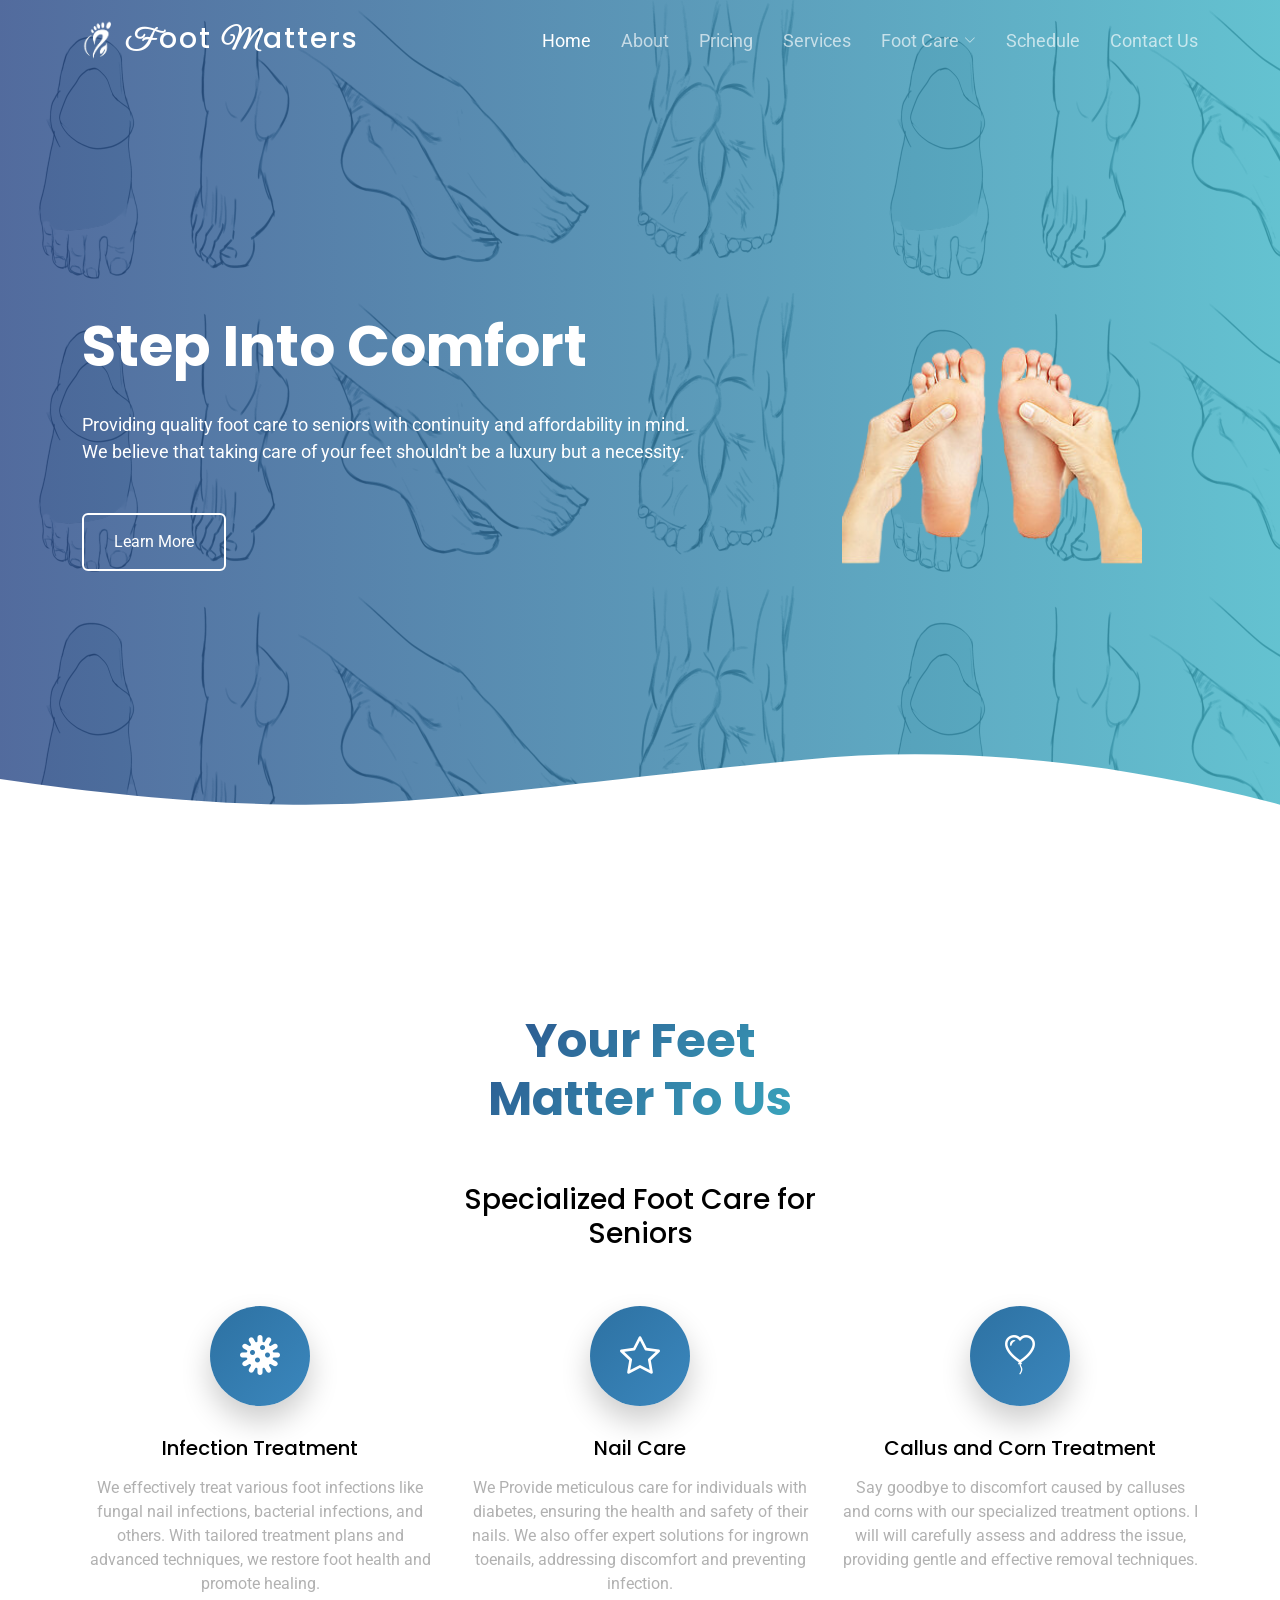
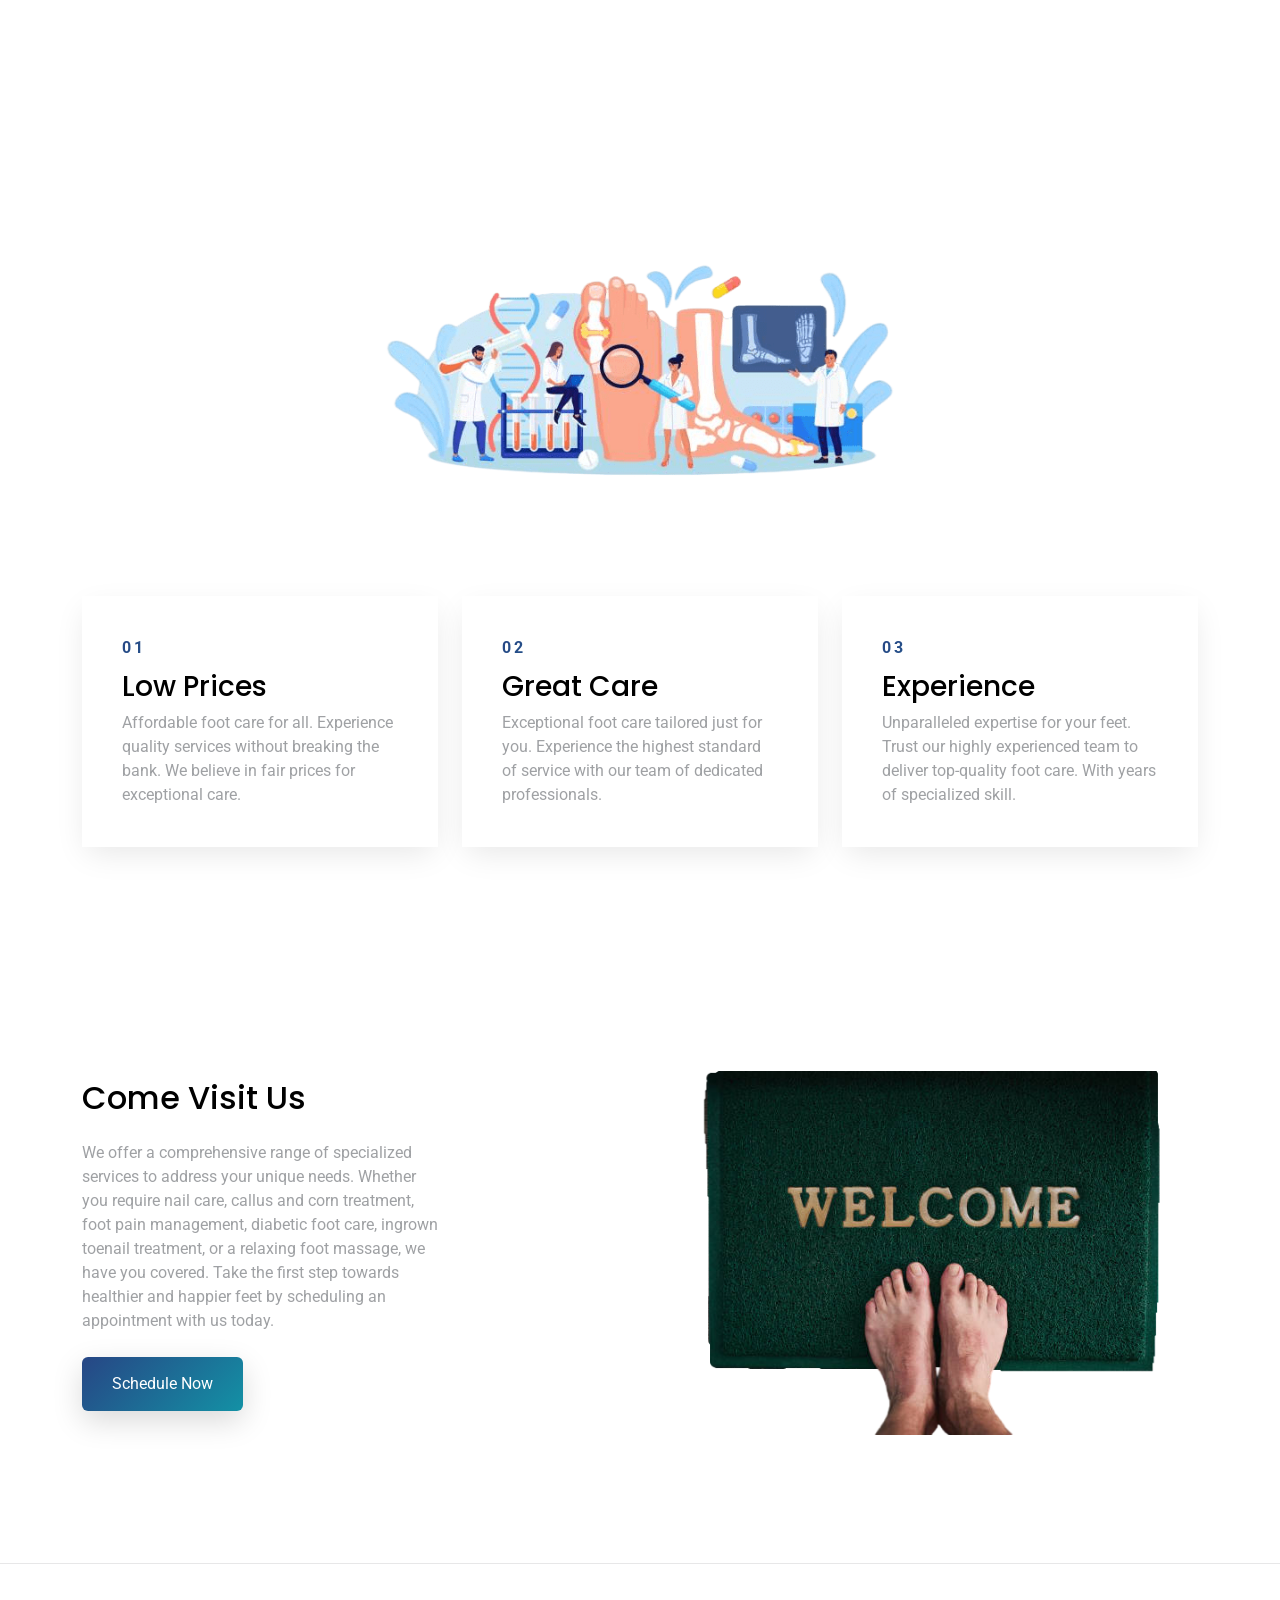
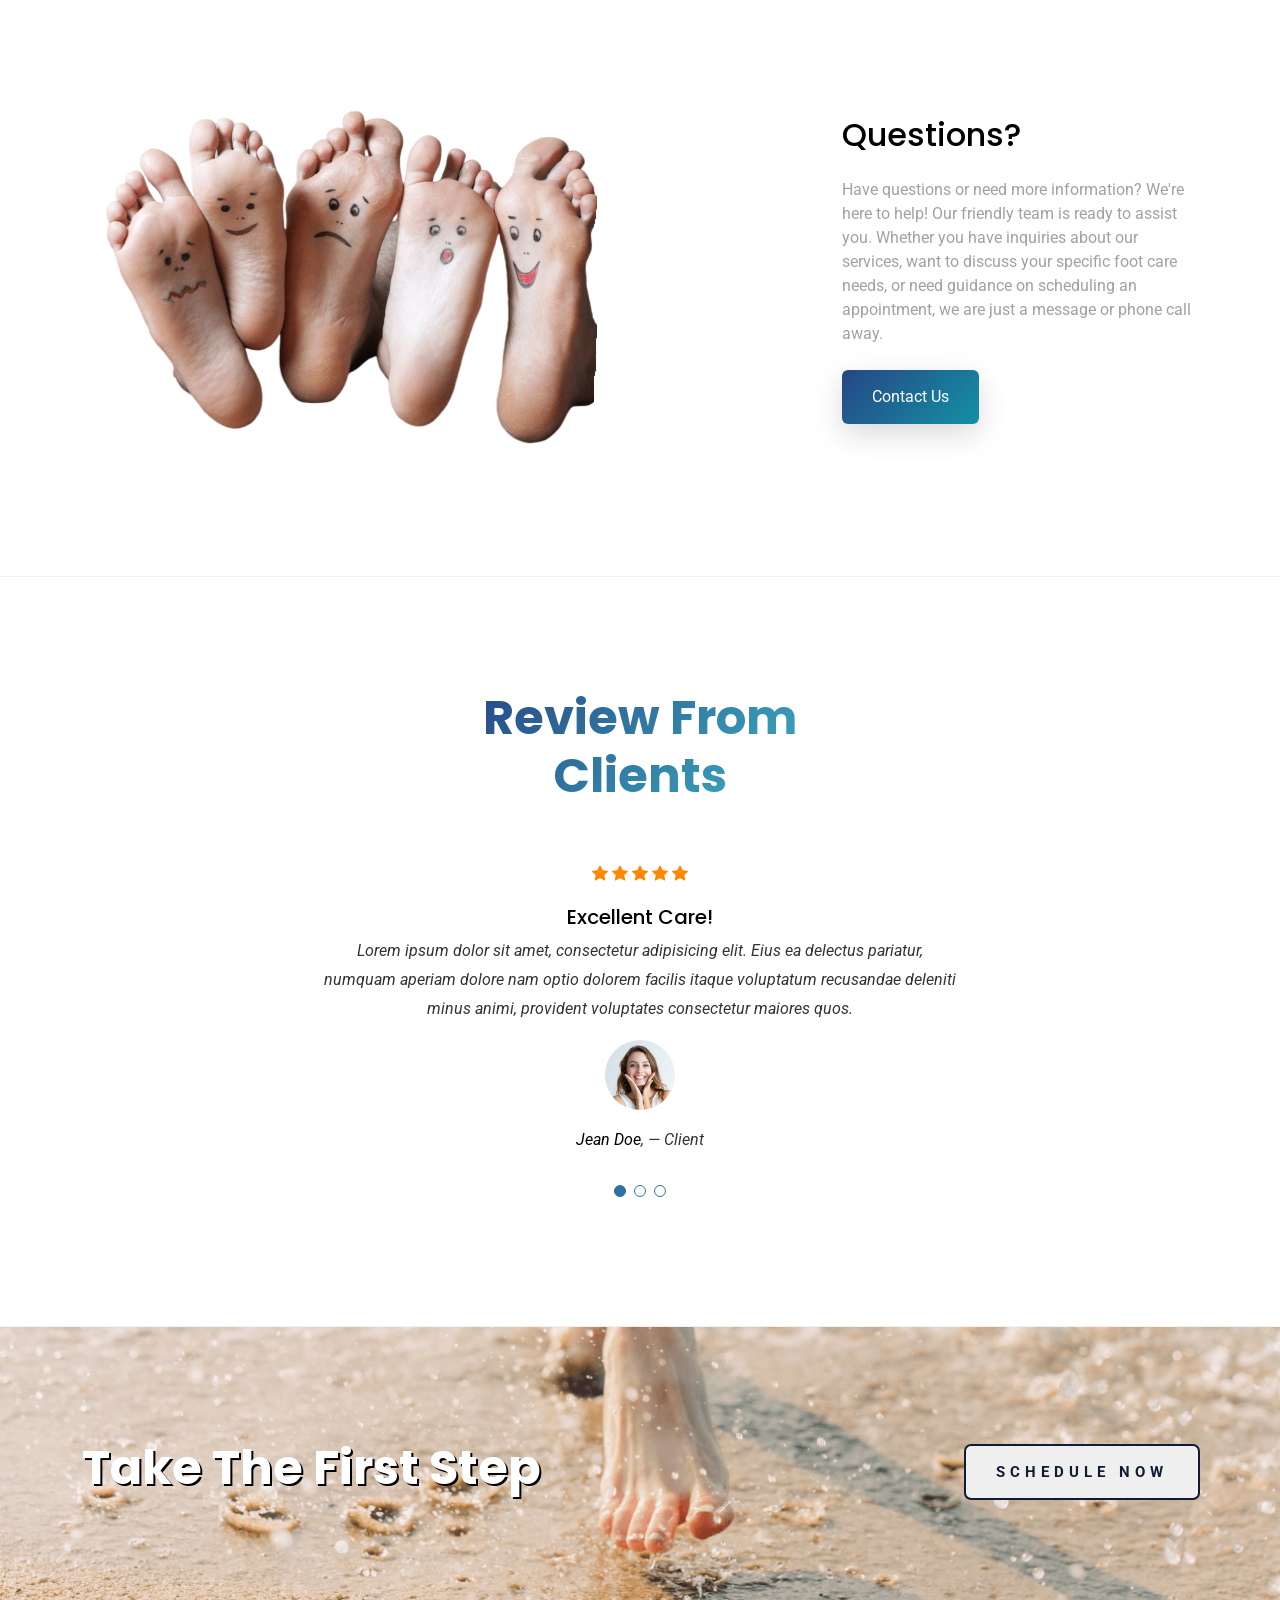
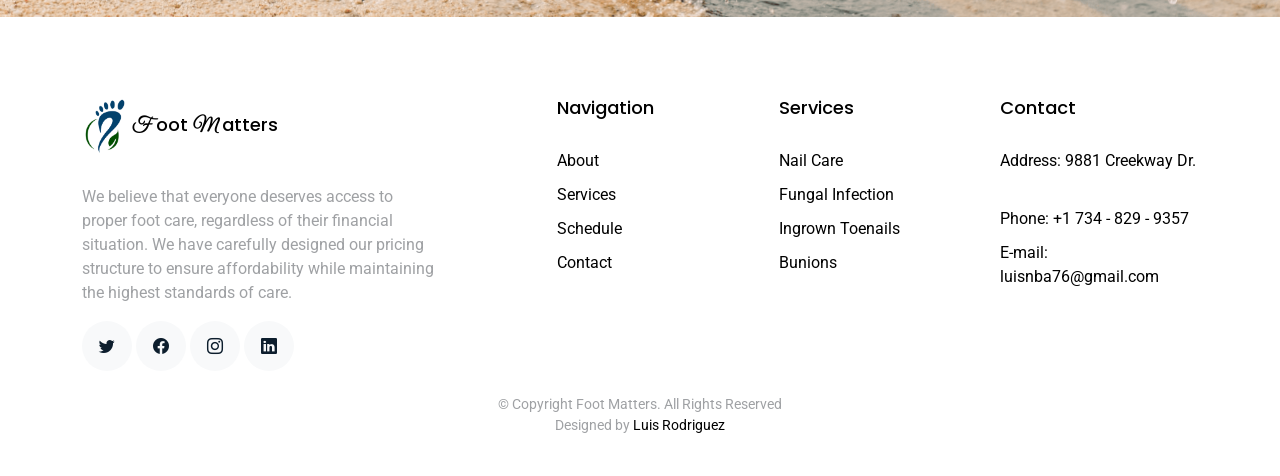
<file: footmatters/index.html>
<!DOCTYPE html>
<html lang="en">

<head>
  <meta charset="utf-8">
  <meta content="width=device-width, initial-scale=1.0" name="viewport">

  <title>Foot matters | Home</title>
  <meta content="" name="description">
  <meta content="" name="keywords">

  <!-- Favicons -->
  <link href="assets/img/footlogoo1.png" rel="icon">
  <link href="assets/img/footlogoo1.png" rel="apple-touch-icon">

  <!-- Google Fonts -->
  <link href="https://fonts.googleapis.com/css?family=Roboto:300,300i,400,400i,500,500i,600,600i,700,700i|Poppins:300,300i,400,400i,500,500i,600,600i,700,700i" rel="stylesheet">
  <link rel="preconnect" href="https://fonts.googleapis.com">
<link rel="preconnect" href="https://fonts.gstatic.com" crossorigin>
<link href="https://fonts.googleapis.com/css2?family=Great+Vibes&display=swap" rel="stylesheet">

  <!-- Vendor CSS Files -->
  <link href="assets/vendor/aos/aos.css" rel="stylesheet">
  <link href="assets/vendor/bootstrap/css/bootstrap.min.css" rel="stylesheet">
  <link href="assets/vendor/bootstrap-icons/bootstrap-icons.css" rel="stylesheet">
  <link href="assets/vendor/boxicons/css/boxicons.min.css" rel="stylesheet">
  <link href="assets/vendor/swiper/swiper-bundle.min.css" rel="stylesheet">

  <!-- Template Main CSS File -->
  <link href="assets/css/style.css" rel="stylesheet">

  <!-- =======================================================
  Luis Rodriguez
  ======================================================== -->
</head>

<body>

 

  <!-- ======= Header ======= -->
  <header id="header" class="fixed-top d-flex align-items-center">
    <div class="container d-flex justify-content-between align-items-center">

      <div class="logo">
        <h1><a href="index.html"><img src="assets/img/whitelogo.png" alt="" class="img-fluid"></a>&nbsp;<a href="index.html"><span class="let">F</span>oot <span class="let">M</span>atters</a></h1>
        <!-- Uncomment below if you prefer to use an image logo -->
        
      </div>

      <nav id="navbar" class="navbar">
        <ul>
          <li><a class="active " href="index.html">Home</a></li>
          <li><a href="features.html">About</a></li>
          <li><a href="pricing.html">Pricing</a></li>
          <li><a href="blog.html">Services</a></li>
          <li class="dropdown"><a href="#"><span>Foot Care</span> <i class="bi bi-chevron-down"></i></a>
            <ul>
              <li><a href="blog-callus.html">Callouse and Corn</a></li>
              <!-- <li class="dropdown"><a href="#"><span>Deep Drop Down</span> <i class="bi bi-chevron-right"></i></a>
                <ul>
                  <li><a href="#">Deep Drop Down 1</a></li>
                  <li><a href="#">Deep Drop Down 2</a></li>
                  <li><a href="#">Deep Drop Down 3</a></li>
                  <li><a href="#">Deep Drop Down 4</a></li>
                  <li><a href="#">Deep Drop Down 5</a></li>
                </ul>
              </li> -->
              <li><a href="blog-single.html">Ingrown Toenail</a></li>
              <li><a href="blog-fungal.html">Fungal Infection</a></li>
              <li><a href="#">Bunions</a></li>
            </ul>
          </li>
          <li><a href="https://foot-matters.ca1.cliniko.com/users/sign_in">Schedule</a></li>
          <li><a href="contact.html">Contact Us</a></li>
        </ul>
        <i class="bi bi-list mobile-nav-toggle"></i>
      </nav><!-- .navbar -->

    </div>
  </header><!-- End Header -->

  <!-- ======= Hero Section ======= -->
  <section class="hero-section" id="hero">

    <div class="wave">

      <svg width="100%" height="355px" viewBox="0 0 1920 355" version="1.1" xmlns="http://www.w3.org/2000/svg" xmlns:xlink="http://www.w3.org/1999/xlink">
        <g id="Page-1" stroke="none" stroke-width="1" fill="none" fill-rule="evenodd">
          <g id="Apple-TV" transform="translate(0.000000, -402.000000)" fill="#FFFFFF">
            <path d="M0,439.134243 C175.04074,464.89273 327.944386,477.771974 458.710937,477.771974 C654.860765,477.771974 870.645295,442.632362 1205.9828,410.192501 C1429.54114,388.565926 1667.54687,411.092417 1920,477.771974 L1920,757 L1017.15166,757 L0,757 L0,439.134243 Z" id="Path"></path>
          </g>
        </g>
      </svg>

    </div>

    <div class="container">
      <div class="row align-items-center">
        <div class="col-12 hero-text-image">
          <div class="row">
            <div class="col-lg-8 text-center text-lg-start">
              <h1 data-aos="fade-right">Step Into Comfort</h1>
              <div class="containit">
              <p class="mb-5" data-aos="fade-right" data-aos-delay="100">

                Providing quality foot care to seniors with continuity and affordability
                
                in mind.
                <br/>
                We believe that taking care of your feet shouldn't be a luxury
                but a necessity.
                
                


                
              </p>
              </div>
              <p data-aos="fade-right" data-aos-delay="200" data-aos-offset="-500"><a href="features.html" class="btn btn-outline-white">Learn More</a></p>
            </div>
            <div class="col-lg-4 iphone-wrap">
              <img src="assets/img/frontpagefeet.png" alt="Image" class="bone" data-aos="fade-right">
              <!-- <img src="assets/img/feethero.png" alt="Image" class="phone-2" data-aos="fade-right" data-aos-delay="200"> -->
            </div>
          </div>
        </div>
      </div>
    </div>

  </section><!-- End Hero -->

  <main id="main">

    <!-- ======= Home Section ======= -->
    <section class="section">
      <div class="container">

        <div class="row justify-content-center text-center mb-5">
          <div class="col-md-5" data-aos="fade-up">
            <h2 class="section-heading">
              Your Feet <br/>Matter To Us
            </h2>
          <br/>
          <br/>
          <h3>Specialized Foot Care for Seniors</h3>
          </div>
        </div>

        <div class="row">
          <div class="col-md-4" data-aos="fade-up" data-aos-delay="">
            <div class="feature-1 text-center">
              <div class="wrap-icon icon-1">
                <a href="blog.html"><i class="bi bi-virus"></i></a>
              </div>
              <a href="blog.html"><h3 class="mb-3" id="hovera">Infection Treatment</h3></a>
              <p>
                We effectively treat various foot 
                infections like fungal nail infections, bacterial infections, 
                and others. With tailored treatment plans and advanced techniques, 
                we restore foot health and promote healing. 
                
                
              </p>
            </div>
          </div>
          <div class="col-md-4" data-aos="fade-up" data-aos-delay="100">
            <div class="feature-1 text-center">
              <div class="wrap-icon icon-1">
                <a href="blog.html"><i class="bi bi-star"></i></a>
              </div>
              <a href="blog.html"><h3 class="mb-3" id="hovera">Nail Care</h3></a>
              <p>
                We Provide meticulous care for individuals with diabetes, 
                ensuring the health and safety of their nails. 
                We also offer expert solutions for ingrown toenails, 
                addressing discomfort and preventing infection. 
                
                
               
              </p>
            </div>
          </div>
          <div class="col-md-4" data-aos="fade-up" data-aos-delay="200">
            <div class="feature-1 text-center">
              <div class="wrap-icon icon-1">
                <a href="blog.html"><i class="bi bi-balloon-heart"></i></a>
              </div>
              <a href="blog.html"><h3 class="mb-3" id="hovera">Callus and Corn Treatment</h3></a>
              <p>
                Say goodbye to discomfort caused by calluses and corns 
                with our specialized treatment options. I will 
                will carefully assess and address the issue, 
                providing gentle and effective removal techniques.
              </p>
            </div>
          </div>


          
        </div>

      </div>
    </section>

    <section class="section">

      <div class="container">
        <div class="row justify-content-center text-center mb-5" data-aos="fade">
          <div class="col-md-6 mb-5">
            <img src="assets/img/svgfoot-min.png" alt="Image" class="img-fluid">
          </div>
        </div>


        <div class="row">
          <div class="col-md-4">
            <div class="step">
              <span class="number">01</span>
              <h3>Low Prices</h3>
              <p>Affordable foot care for all. 
                Experience quality services without breaking the bank. 
                We believe in fair prices for exceptional care.
              </p>
            </div>
          </div>
          <div class="col-md-4">
            <div class="step">
              <span class="number">02</span>
              <h3>Great Care</h3>
              <p>
                Exceptional foot care tailored just for you. Experience 
                the highest standard of service with our team of dedicated 
                professionals.
              </p>
            </div>
          </div>
          <div class="col-md-4">
            <div class="step">
              <span class="number">03</span>
              <h3>Experience</h3>
              <p>
                Unparalleled expertise for your feet. Trust our highly 
                experienced team to deliver top-quality foot care. 
                With years of specialized skill.
              </p>
            </div>
          </div>
        </div>
      </div>

    </section>

    <section class="section">
      <div class="container">
        <div class="row align-items-center">
          <div class="col-md-4 me-auto">
            <h2 class="mb-4">Come Visit Us</h2>
            <p class="mb-4">
             We offer a comprehensive range of specialized services to address your unique needs. 
              Whether you require nail care, callus and corn treatment, foot pain management, diabetic foot care, ingrown toenail treatment, or a relaxing 
              foot massage, we have you covered. 
              Take the first step towards healthier and happier feet by scheduling an appointment with us today.
            </p>
            <p><a href="https://foot-matters.ca1.cliniko.com/users/sign_in" class="btn btn-primary">Schedule Now</a></p>
          </div>
          <div class="col-md-6" data-aos="fade-left">
            <img src="assets/img/welcomefeet-min.png" alt="Image" class="img-fluid">
            
          </div>
        </div>
      </div>
    </section>

    <hr/>

    <section class="section">
      <div class="container">
        <div class="row align-items-center">
          <div class="col-md-4 ms-auto order-2">
            <h2 class="mb-4">Questions?</h2>
            <p class="mb-4">
              Have questions or need more information? We're here to help! Our friendly team is ready to assist you. 
              Whether you have inquiries about our services, want to discuss your specific foot care needs, or need 
              guidance on scheduling an appointment, we are just a message or phone call away. 
            </p>
            <p><a href="contact.html" class="btn btn-primary">Contact Us</a></p>
          </div>
          <div class="col-md-6" data-aos="fade-right">
            <img src="assets/img/feelfeet2-min (1).png" alt="Image" class="img-fluid">
          </div>
        </div>
      </div>
    </section>

    <!-- ======= Testimonials Section ======= -->
    <section class="section border-top border-bottom">
      <div class="container">
        <div class="row justify-content-center text-center mb-5">
          <div class="col-md-4">
            <h2 class="section-heading">Review From Clients</h2>
          </div>
        </div>
        <div class="row justify-content-center text-center">
          <div class="col-md-7">

            <div class="testimonials-slider swiper" data-aos="fade-up" data-aos-delay="100">
              <div class="swiper-wrapper">

                <div class="swiper-slide">
                  <div class="review text-center">
                    <p class="stars">
                      <span class="bi bi-star-fill"></span>
                      <span class="bi bi-star-fill"></span>
                      <span class="bi bi-star-fill"></span>
                      <span class="bi bi-star-fill"></span>
                      <span class="bi bi-star-fill"></span>
                    </p>
                    <h3>Excellent Care!</h3>
                    <blockquote>
                      <p>Lorem ipsum dolor sit amet, consectetur adipisicing elit. Eius ea delectus pariatur, numquam
                        aperiam dolore nam optio dolorem facilis itaque voluptatum recusandae deleniti minus animi,
                        provident voluptates consectetur maiores quos.</p>
                    </blockquote>

                    <p class="review-user">
                      <img src="assets/img/person_1.jpg" alt="Image" class="img-fluid rounded-circle mb-3">
                      <span class="d-block">
                        <span class="text-black">Jean Doe</span>, &mdash; Client
                      </span>
                    </p>

                  </div>
                </div><!-- End testimonial item -->

                <div class="swiper-slide">
                  <div class="review text-center">
                    <p class="stars">
                      <span class="bi bi-star-fill"></span>
                      <span class="bi bi-star-fill"></span>
                      <span class="bi bi-star-fill"></span>
                      <span class="bi bi-star-fill"></span>
                      <span class="bi bi-star-fill muted"></span>
                    </p>
                    <h3>Great and Gentle Care.</h3>
                    <blockquote>
                      <p>Lorem ipsum dolor sit amet, consectetur adipisicing elit. Eius ea delectus pariatur, numquam
                        aperiam dolore nam optio dolorem facilis itaque voluptatum recusandae deleniti minus animi,
                        provident voluptates consectetur maiores quos.</p>
                    </blockquote>

                    <p class="review-user">
                      <img src="assets/img/person_2.jpg" alt="Image" class="img-fluid rounded-circle mb-3">
                      <span class="d-block">
                        <span class="text-black">Johan Smith</span>, &mdash; Client
                      </span>
                    </p>

                  </div>
                </div><!-- End testimonial item -->

                <div class="swiper-slide">
                  <div class="review text-center">
                    <p class="stars">
                      <span class="bi bi-star-fill"></span>
                      <span class="bi bi-star-fill"></span>
                      <span class="bi bi-star-fill"></span>
                      <span class="bi bi-star-fill"></span>
                      <span class="bi bi-star-fill muted"></span>
                    </p>
                    <h3>Awesome and Friendly Staff</h3>
                    <blockquote>
                      <p>Lorem ipsum dolor sit amet, consectetur adipisicing elit. Eius ea delectus pariatur, numquam
                        aperiam dolore nam optio dolorem facilis itaque voluptatum recusandae deleniti minus animi,
                        provident voluptates consectetur maiores quos.</p>
                    </blockquote>

                    <p class="review-user">
                      <img src="assets/img/person_3.jpg" alt="Image" class="img-fluid rounded-circle mb-3">
                      <span class="d-block">
                        <span class="text-black">Jean Thunberg</span>, &mdash; client
                      </span>
                    </p>

                  </div>
                </div><!-- End testimonial item -->

              </div>
              <div class="swiper-pagination"></div>
            </div>
          </div>
        </div>
      </div>
    </section><!-- End Testimonials Section -->

    <!-- ======= CTA Section ======= -->
    <section class="section cta-section">
      <div class="container">
        <div class="row align-items-center">
          <div class="col-md-6 me-auto text-center text-md-start mb-5 mb-md-0">
            <h2>Take The First Step</h2>
          </div>
          <div class="col-md-5 text-center text-md-end">
            <!-- <p><a href="https://foot-matters.ca1.cliniko.com/users/sign_in" class="btn btn-primary">Schedule Now</a></p> -->
            <button class="button">
              Schedule Now
          </button>
          </div>
        </div>
      </div>
    </section><!-- End CTA Section -->

  </main><!-- End #main -->

  <!-- ======= Footer ======= -->
  <footer class="footer" role="contentinfo">
    <div class="container">
      <div class="row">
        <div class="col-md-4 mb-4 mb-md-0">
          <h3><img src="assets/img/footlogoo.png" alt="" class="logo1"><a href="index.html"><span class="let">F</span>oot <span class="let">M</span>atters</a></h3>
          <p>  We believe that everyone deserves access to proper foot care, 
            regardless of their financial situation. 
            We have carefully designed our pricing structure to ensure 
            affordability while maintaining the highest standards of care.
          </p>
          <p class="social">
            <a href="#"><span class="bi bi-twitter"></span></a>
            <a href="#"><span class="bi bi-facebook"></span></a>
            <a href="#"><span class="bi bi-instagram"></span></a>
            <a href="#"><span class="bi bi-linkedin"></span></a>
          </p>
        </div>
        <div class="col-md-7 ms-auto">
          <div class="row site-section pt-0">
            <div class="col-md-4 mb-4 mb-md-0">
              <h3>Navigation</h3>
              <ul class="list-unstyled">
                <li><a href="features.html">About</a></li>
                <li><a href="blog.html">Services</a></li>
                <li><a href="https://foot-matters.ca1.cliniko.com/users/sign_in">Schedule</a></li>
                <li><a href="contact.html">Contact</a></li>
              </ul>
            </div>
            <div class="col-md-4 mb-4 mb-md-0">
              <h3>Services</h3>
              <ul class="list-unstyled">
                <li><a href="#">Nail Care</a></li>
                <li><a href="#">Fungal Infection</a></li>
                <li><a href="#">Ingrown Toenails</a></li>
                <li><a href="#">Bunions</a></li>
              </ul>
            </div>
            <div class="col-md-4 mb-4 mb-md-0">
              <h3>Contact</h3>
              <ul class="list-unstyled">
                <li><a href="contact.html">Address: 9881 Creekway Dr.</a></li>

                <br/>
              
                <li><a href="contact.html">Phone: +1 734 - 829 - 9357</a></li>
                
                <li><a href="contact.html">E-mail: <span>luisnba76@gmail.com</span></a></li>
              </ul>
            </div>
          </div>
        </div>
      </div>

      <div class="row justify-content-center text-center">
        <div class="col-md-7">
          <p class="copyright">&copy; Copyright Foot Matters. All Rights Reserved</p>
          <div class="credits">
            <!--
            Luis Rodriguez
          -->
            Designed by <a href="https://luis-portfolio-main.netlify.app/">Luis Rodriguez</a>
          </div>
        </div>
      </div>

    </div>
  </footer>

  <a href="#" class="back-to-top d-flex align-items-center justify-content-center"><i class="bi bi-arrow-up-short"></i></a>

  <!-- Vendor JS Files -->
  <script src="assets/vendor/aos/aos.js"></script>
  <script src="assets/vendor/bootstrap/js/bootstrap.bundle.min.js"></script>
  <script src="assets/vendor/swiper/swiper-bundle.min.js"></script>
  <script src="assets/vendor/php-email-form/validate.js"></script>

  <!-- Template Main JS File -->
  <script src="assets/js/main.js"></script>

</body>

</html>
</file>
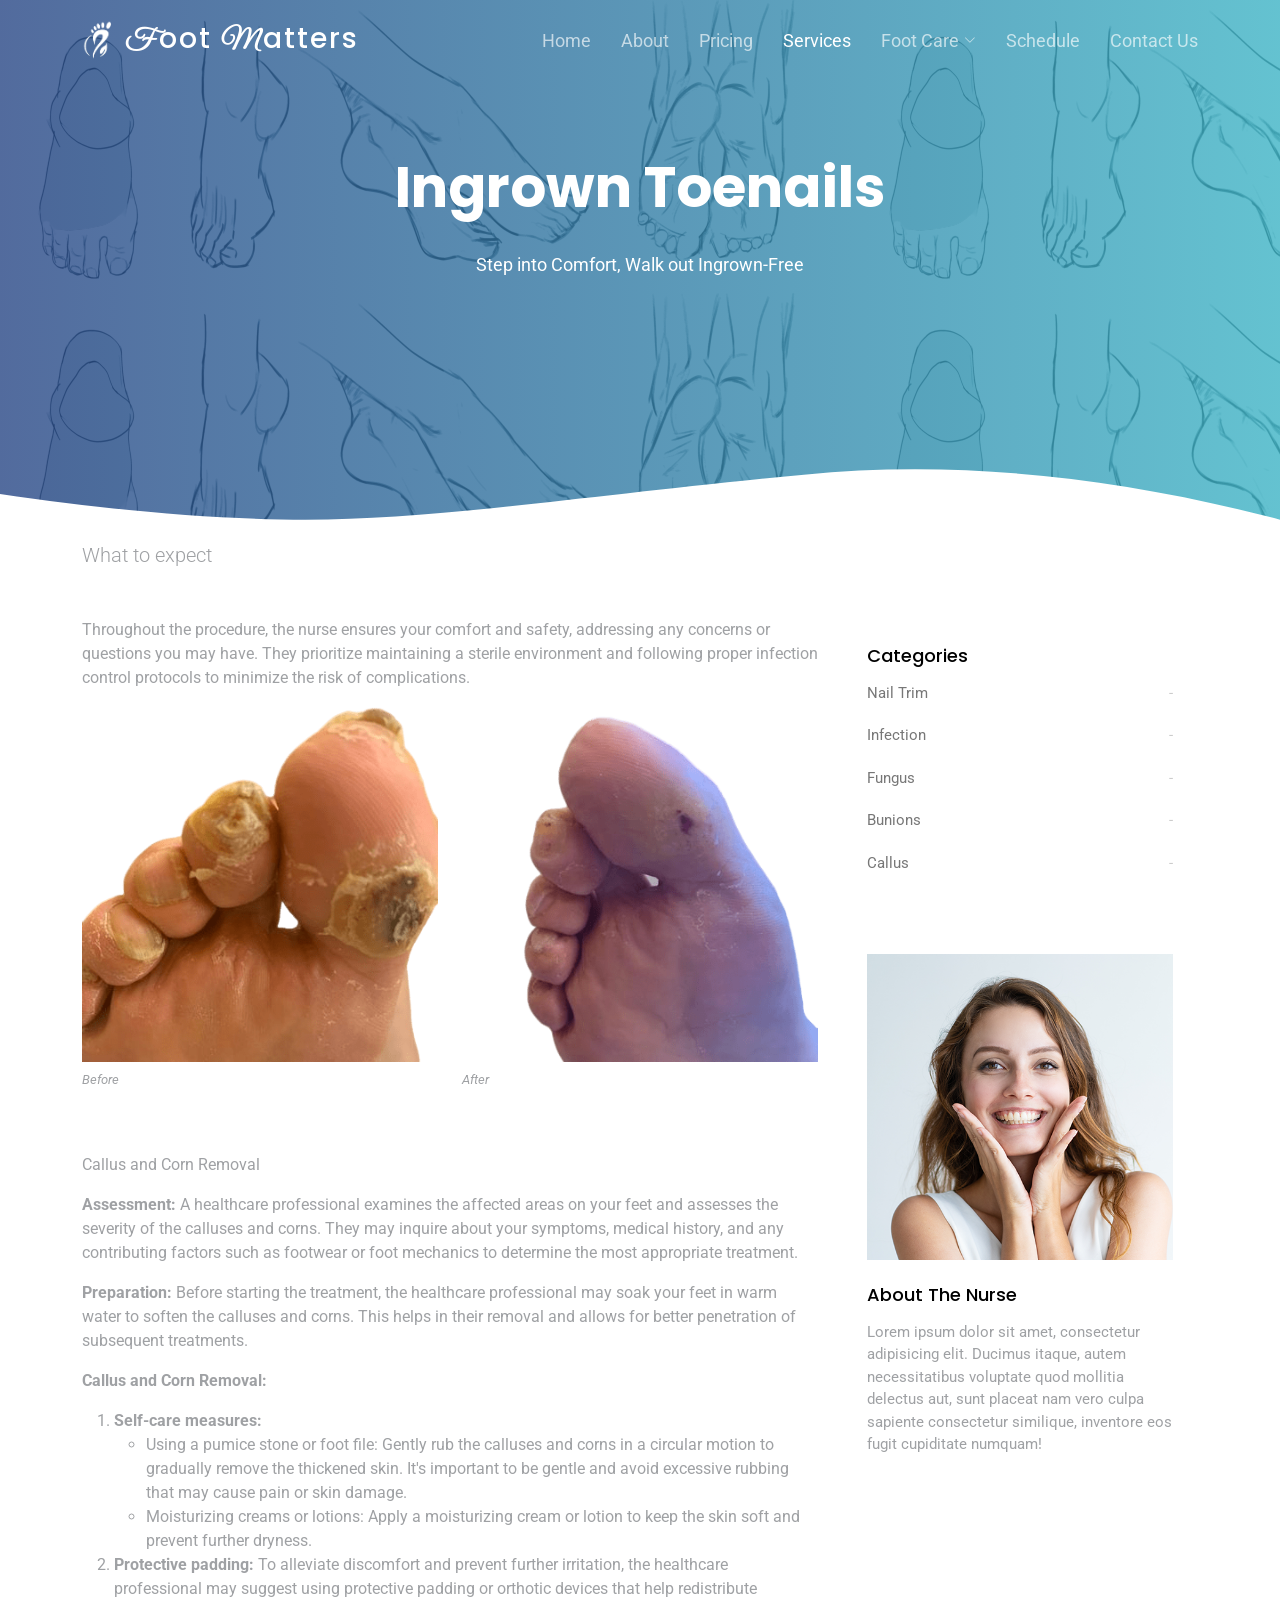
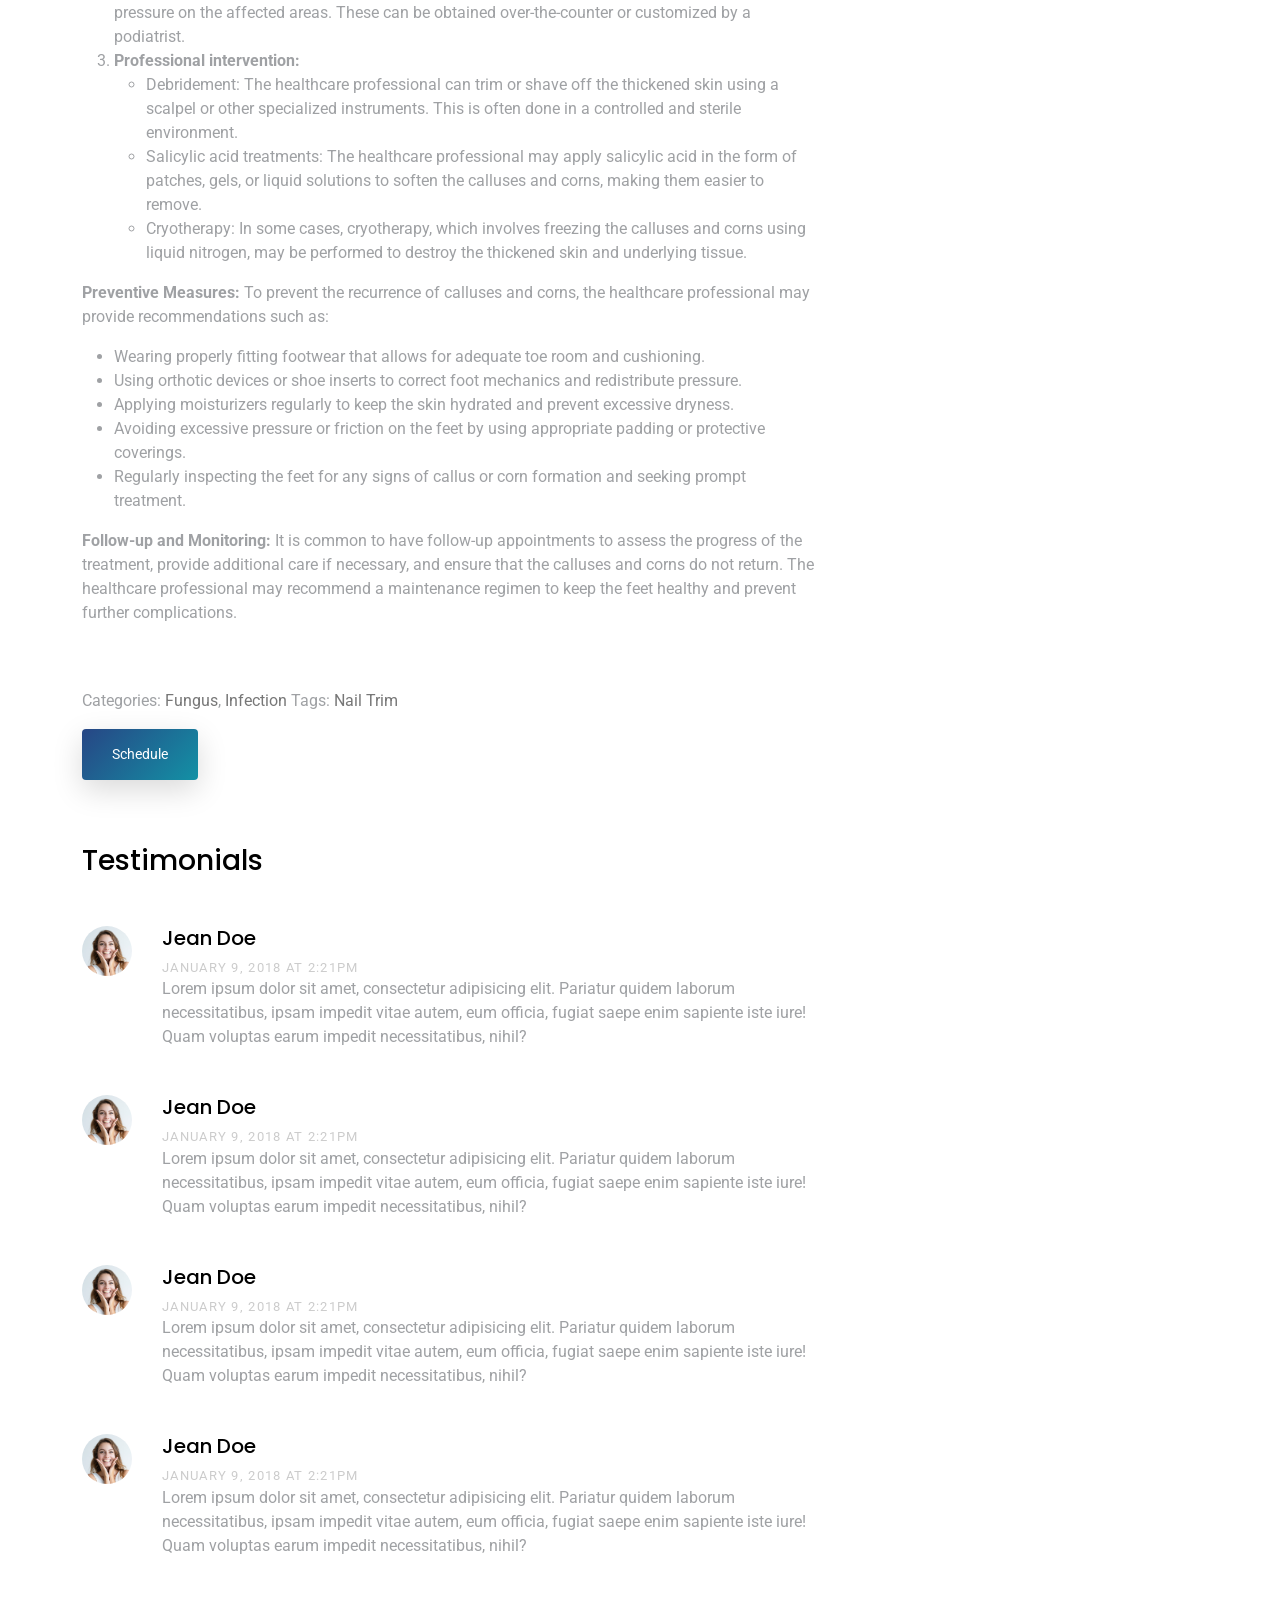
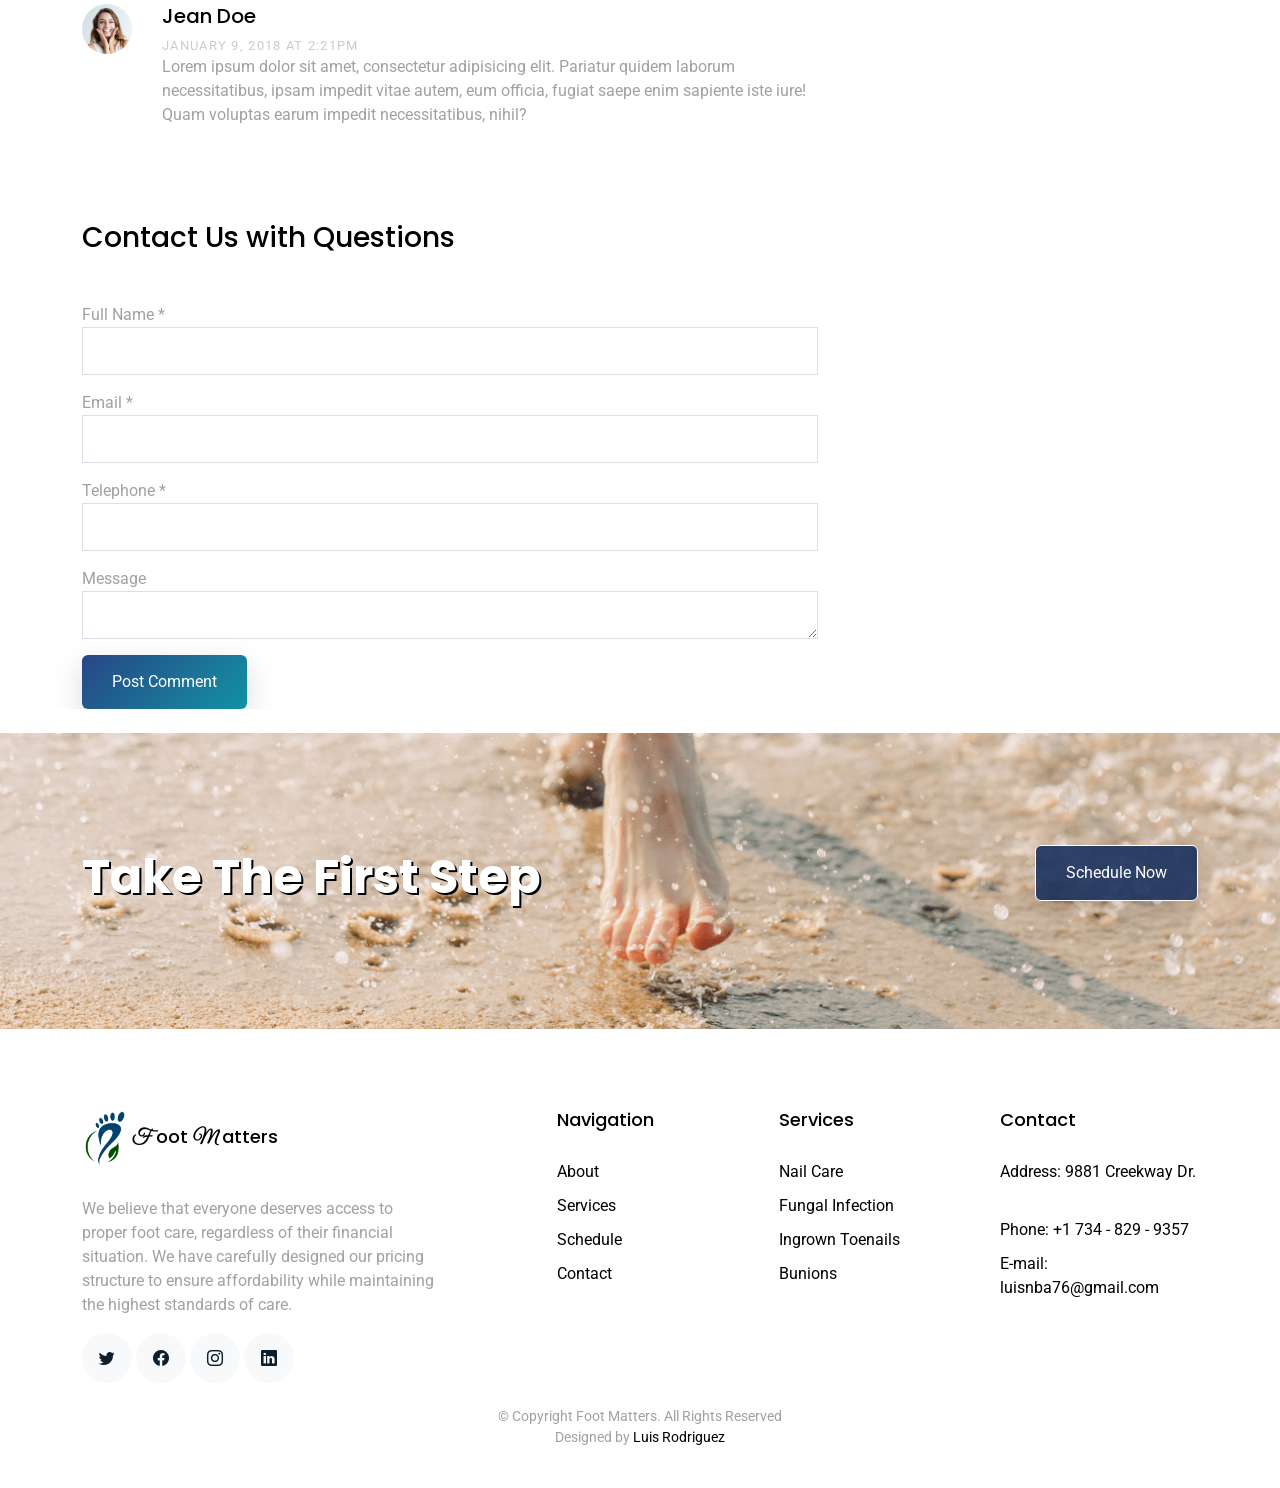
<file: footmatters/blog-callus.html>
<!DOCTYPE html>
<html lang="en">

<head>
  <meta charset="utf-8">
  <meta content="width=device-width, initial-scale=1.0" name="viewport">

  <title>Foot matters | Home</title>
  <meta content="" name="description">
  <meta content="" name="keywords">

  <!-- Favicons -->
  <link href="assets/img/footlogoo1.png" rel="icon">
  <link href="assets/img/footlogoo1.png" rel="apple-touch-icon">

  <!-- Google Fonts -->
  <link href="https://fonts.googleapis.com/css?family=Roboto:300,300i,400,400i,500,500i,600,600i,700,700i|Poppins:300,300i,400,400i,500,500i,600,600i,700,700i" rel="stylesheet">
  <link rel="preconnect" href="https://fonts.googleapis.com">
<link rel="preconnect" href="https://fonts.gstatic.com" crossorigin>
<link href="https://fonts.googleapis.com/css2?family=Great+Vibes&display=swap" rel="stylesheet">

  <!-- Vendor CSS Files -->
  <link href="assets/vendor/aos/aos.css" rel="stylesheet">
  <link href="assets/vendor/bootstrap/css/bootstrap.min.css" rel="stylesheet">
  <link href="assets/vendor/bootstrap-icons/bootstrap-icons.css" rel="stylesheet">
  <link href="assets/vendor/boxicons/css/boxicons.min.css" rel="stylesheet">
  <link href="assets/vendor/swiper/swiper-bundle.min.css" rel="stylesheet">

  <!-- Template Main CSS File -->
  <link href="assets/css/style.css" rel="stylesheet">

  <!-- =======================================================
  Luis Rodriguez
  ======================================================== -->
</head>

<body>

  <!-- ======= Header ======= -->
  <header id="header" class="fixed-top d-flex align-items-center">
    <div class="container d-flex justify-content-between align-items-center">

      <div class="logo">
        <h1><a href="index.html"><img src="assets/img/whitelogo.png" alt="" class="img-fluid"></a>&nbsp;<a href="index.html"><span class="let">F</span>oot <span class="let">M</span>atters</a></h1>
        <!-- Uncomment below if you prefer to use an image logo -->
        
      </div>

      <nav id="navbar" class="navbar">
        <ul>
          <li><a href="index.html">Home</a></li>
          <li><a href="features.html">About</a></li>
          <li><a href="pricing.html">Pricing</a></li>
          <li><a class="active " href="blog.html">Services</a></li>
          <li class="dropdown"><a href="#"><span>Foot Care</span> <i class="bi bi-chevron-down"></i></a>
            <ul>
              <li><a href="#">Drop Down 1</a></li>
              <li class="dropdown"><a href="#"><span>Deep Drop Down</span> <i class="bi bi-chevron-right"></i></a>
                <ul>
                  <li><a href="#">Deep Drop Down 1</a></li>
                  <li><a href="#">Deep Drop Down 2</a></li>
                  <li><a href="#">Deep Drop Down 3</a></li>
                  <li><a href="#">Deep Drop Down 4</a></li>
                  <li><a href="#">Deep Drop Down 5</a></li>
                </ul>
              </li>
              <li><a href="#">Drop Down 2</a></li>
              <li><a href="#">Drop Down 3</a></li>
              <li><a href="#">Drop Down 4</a></li>
            </ul>
          </li>
          <li><a href="https://foot-matters.ca1.cliniko.com/users/sign_in">Schedule</a></li>
          <li><a href="contact.html">Contact Us</a></li>
        </ul>
        <i class="bi bi-list mobile-nav-toggle"></i>
      </nav><!-- .navbar -->

    </div>
  </header><!-- End Header -->
  <main id="main">

    <!-- ======= Single Blog Section ======= -->
    <section class="hero-section inner-page">
      <div class="wave">

        <svg width="1920px" height="265px" viewBox="0 0 1920 265" version="1.1" xmlns="http://www.w3.org/2000/svg" xmlns:xlink="http://www.w3.org/1999/xlink">
          <g id="Page-1" stroke="none" stroke-width="1" fill="none" fill-rule="evenodd">
            <g id="Apple-TV" transform="translate(0.000000, -402.000000)" fill="#FFFFFF">
              <path d="M0,439.134243 C175.04074,464.89273 327.944386,477.771974 458.710937,477.771974 C654.860765,477.771974 870.645295,442.632362 1205.9828,410.192501 C1429.54114,388.565926 1667.54687,411.092417 1920,477.771974 L1920,667 L1017.15166,667 L0,667 L0,439.134243 Z" id="Path"></path>
            </g>
          </g>
        </svg>

      </div>

      <div class="container">
        <div class="row align-items-center">
          <div class="col-12">
            <div class="row justify-content-center">
              <div class="col-md-10 text-center hero-text">
                <h1 data-aos="fade-up" data-aos-delay="">Ingrown Toenails</h1>
                <p class="mb-5" data-aos="fade-up" data-aos-delay="100">Step into Comfort, Walk out Ingrown-Free</p>
              </div>
            </div>
          </div>
        </div>
      </div>

    </section>

    <section class="site-section mb-4">
      <div class="container">
        <div class="row">
          <div class="col-md-8 blog-content">

            <p class="lead mb-5">What to expect</p>
            <p>
              Throughout the procedure, the nurse ensures your comfort and safety, addressing any concerns or questions you may have. They prioritize maintaining a sterile environment and following proper infection control protocols to minimize the risk of complications.
            </p>

            <div class="row mb-5">
              <div class="col-md-6">
                <figure><img src="assets/img/callusb4.png" alt="Free Website Template by Free-Template.co" class="img-fluid">
                  <figcaption>Before</figcaption>
                </figure>
              </div>
              <div class="col-md-6">
                <figure><img src="assets/img/callusafter1.png" alt="Free Website Template by Free-Template.co" class="img-fluid">
                  <figcaption>After</figcaption>
                </figure>
              </div>
            </div>

            <blockquote>
              <p>
              Callus and Corn Removal
              </p>
            </blockquote>
            <p><strong>Assessment:</strong> A healthcare professional examines the affected areas on your feet and assesses the severity of the calluses and corns. They may inquire about your symptoms, medical history, and any contributing factors such as footwear or foot mechanics to determine the most appropriate treatment.</p>

            <p><strong>Preparation:</strong> Before starting the treatment, the healthcare professional may soak your feet in warm water to soften the calluses and corns. This helps in their removal and allows for better penetration of subsequent treatments.</p>
            
            <p><strong>Callus and Corn Removal:</strong></p>
            <ol>
              <li><strong>Self-care measures:</strong>
                <ul>
                  <li>Using a pumice stone or foot file: Gently rub the calluses and corns in a circular motion to gradually remove the thickened skin. It's important to be gentle and avoid excessive rubbing that may cause pain or skin damage.</li>
                  <li>Moisturizing creams or lotions: Apply a moisturizing cream or lotion to keep the skin soft and prevent further dryness.</li>
                </ul>
              </li>
              
              <li><strong>Protective padding:</strong> To alleviate discomfort and prevent further irritation, the healthcare professional may suggest using protective padding or orthotic devices that help redistribute pressure on the affected areas. These can be obtained over-the-counter or customized by a podiatrist.</li>
              
              <li><strong>Professional intervention:</strong>
                <ul>
                  <li>Debridement: The healthcare professional can trim or shave off the thickened skin using a scalpel or other specialized instruments. This is often done in a controlled and sterile environment.</li>
                  <li>Salicylic acid treatments: The healthcare professional may apply salicylic acid in the form of patches, gels, or liquid solutions to soften the calluses and corns, making them easier to remove.</li>
                  <li>Cryotherapy: In some cases, cryotherapy, which involves freezing the calluses and corns using liquid nitrogen, may be performed to destroy the thickened skin and underlying tissue.</li>
                </ul>
              </li>
            </ol>
            
            <p><strong>Preventive Measures:</strong> To prevent the recurrence of calluses and corns, the healthcare professional may provide recommendations such as:</p>
            <ul>
              <li>Wearing properly fitting footwear that allows for adequate toe room and cushioning.</li>
              <li>Using orthotic devices or shoe inserts to correct foot mechanics and redistribute pressure.</li>
              <li>Applying moisturizers regularly to keep the skin hydrated and prevent excessive dryness.</li>
              <li>Avoiding excessive pressure or friction on the feet by using appropriate padding or protective coverings.</li>
              <li>Regularly inspecting the feet for any signs of callus or corn formation and seeking prompt treatment.</li>
            </ul>
            
            <p><strong>Follow-up and Monitoring:</strong> It is common to have follow-up appointments to assess the progress of the treatment, provide additional care if necessary, and ensure that the calluses and corns do not return. The healthcare professional may recommend a maintenance regimen to keep the feet healthy and prevent further complications.</p>
            
            <!-- <p>Id similique, rem ipsam accusantium iusto dolores sit velit ex quas ea atque, molestiae. Sint, sed. Quisquam, suscipit! Quisquam quibusdam maiores fugiat eligendi eius consequuntur, molestiae saepe commodi expedita nemo!</p> -->
            <div class="pt-5">
              <p>Categories: <a href="#">Fungus</a>, <a href="#">Infection</a> Tags: <a href="#">Nail Trim</a>

                <p><a href="https://foot-matters.ca1.cliniko.com/users/sign_in" target="_blank" class="btn btn-primary btn-sm">Schedule</a></p>
            </div>

            <div class="pt-5">
              <h3 class="mb-5">Testimonials</h3>
              <ul class="comment-list">
                <li class="comment">
                  <div class="vcard bio">
                    <img src="assets/img/person_1.jpg" alt="Free Website Template by Free-Template.co">
                  </div>
                  <div class="comment-body">
                    <h3>Jean Doe</h3>
                    <div class="meta">January 9, 2018 at 2:21pm</div>
                    <p>Lorem ipsum dolor sit amet, consectetur adipisicing elit. Pariatur quidem laborum necessitatibus, ipsam impedit vitae autem, eum officia, fugiat saepe enim sapiente iste iure! Quam voluptas earum impedit necessitatibus, nihil?</p>
                    <!-- <p><a href="#" class="reply">Reply</a></p> -->
                  </div>
                </li>

                <li class="comment">
                  <div class="vcard bio">
                    <img src="assets/img/person_1.jpg" alt="Image placeholder">
                  </div>
                  <div class="comment-body">
                    <h3>Jean Doe</h3>
                    <div class="meta">January 9, 2018 at 2:21pm</div>
                    <p>Lorem ipsum dolor sit amet, consectetur adipisicing elit. Pariatur quidem laborum necessitatibus, ipsam impedit vitae autem, eum officia, fugiat saepe enim sapiente iste iure! Quam voluptas earum impedit necessitatibus, nihil?</p>
                    <!-- <p><a href="#" class="reply">Reply</a></p> -->
                  </div>

                  <li class="comment">
                    <div class="vcard bio">
                      <img src="assets/img/person_1.jpg" alt="Image placeholder">
                    </div>
                    <div class="comment-body">
                      <h3>Jean Doe</h3>
                      <div class="meta">January 9, 2018 at 2:21pm</div>
                      <p>Lorem ipsum dolor sit amet, consectetur adipisicing elit. Pariatur quidem laborum necessitatibus, ipsam impedit vitae autem, eum officia, fugiat saepe enim sapiente iste iure! Quam voluptas earum impedit necessitatibus, nihil?</p>
                      <!-- <p><a href="#" class="reply">Reply</a></p> -->
                    </div>
                  </li>

                  <li class="comment">
                    <div class="vcard bio">
                      <img src="assets/img/person_1.jpg" alt="Image placeholder">
                    </div>
                    <div class="comment-body">
                      <h3>Jean Doe</h3>
                      <div class="meta">January 9, 2018 at 2:21pm</div>
                      <p>Lorem ipsum dolor sit amet, consectetur adipisicing elit. Pariatur quidem laborum necessitatibus, ipsam impedit vitae autem, eum officia, fugiat saepe enim sapiente iste iure! Quam voluptas earum impedit necessitatibus, nihil?</p>
                      <!-- <p><a href="#" class="reply">Reply</a></p> -->
                    </div>
                  </li>

                
                </li>

                <li class="comment">
                  <div class="vcard bio">
                    <img src="assets/img/person_1.jpg" alt="Image placeholder">
                  </div>
                  <div class="comment-body">
                    <h3>Jean Doe</h3>
                    <div class="meta">January 9, 2018 at 2:21pm</div>
                    <p>Lorem ipsum dolor sit amet, consectetur adipisicing elit. Pariatur quidem laborum necessitatibus, ipsam impedit vitae autem, eum officia, fugiat saepe enim sapiente iste iure! Quam voluptas earum impedit necessitatibus, nihil?</p>
                    <!-- <p><a href="#" class="reply">Reply</a></p> -->
                  </div>
                </li>
              </ul>
              <!-- END comment-list -->

              <div class="comment-form-wrap pt-5">
                <h3 class="mb-5">Contact Us with Questions</h3>
                <form action="#" class="">
                  <div class="form-group">
                    <label for="name">Full Name *</label>
                    <input type="text" class="form-control" id="name">
                  </div>
                  <div class="form-group mt-3">
                    <label for="email">Email *</label>
                    <input type="email" class="form-control" id="email">
                  </div>
                  <div class="form-group mt-3">
                    <label for="website">Telephone *</label>
                    <input type="tel" class="form-control" id="website">
                  </div>

                  <div class="form-group mt-3">
                    <label for="message">Message</label>
                    <textarea name="" id="message" cols="30" rows="10" class="form-control"></textarea>
                  </div>
                  <div class="form-group mt-3">
                    <input type="submit" value="Post Comment" class="btn btn-primary">
                  </div>

                </form>
              </div>
            </div>

          </div>
          <div class="col-md-4 sidebar">
            <div class="sidebar-box">

              
              <!-- <form action="#" class="search-form">
                <div class="form-group">
                  <span class="icon fa fa-search"></span>
                  <input type="text" class="form-control" placeholder="Type a keyword and hit enter">
                </div>
              </form> -->

            </div>
            <div class="sidebar-box">
              <div class="categories">
                <h3>Categories</h3>
                <li><a href="#">Nail Trim<span>-</span></a></li>
                <li><a href="#">Infection<span>-</span></a></li>
                <li><a href="#">Fungus <span>-</span></a></li>
                <li><a href="#">Bunions<span>-</span></a></li>
                <li><a href="#">Callus<span>-</span></a></li>
              </div>
            </div>
            <div class="sidebar-box">
              <img src="assets/img/person_1.jpg" alt="Image placeholder" class="img-fluid mb-4">
              <h3>About The Nurse</h3>
              <p>Lorem ipsum dolor sit amet, consectetur adipisicing elit. Ducimus itaque, autem necessitatibus voluptate quod mollitia delectus aut, sunt placeat nam vero culpa sapiente consectetur similique, inventore eos fugit cupiditate numquam!</p>
              <!-- <p><a href="#" class="btn btn-primary btn-sm">Read More</a></p> -->
            </div>

            <!-- <div class="sidebar-box">
              <h3>Paragraph</h3>
              <p>Lorem ipsum dolor sit amet, consectetur adipisicing elit. Ducimus itaque, autem necessitatibus voluptate quod mollitia delectus aut, sunt placeat nam vero culpa sapiente consectetur similique, inventore eos fugit cupiditate numquam!</p>
            </div> -->
          </div>
        </div>
      </div>
    </section>

     <!-- ======= CTA Section ======= -->
     <section class="section cta-section">
      <div class="container">
        <div class="row align-items-center">
          <div class="col-md-6 me-auto text-center text-md-start mb-5 mb-md-0">
            <h2>Take The First Step</h2>
          </div>
          <div class="col-md-5 text-center text-md-end">
            <p><a href="https://foot-matters.ca1.cliniko.com/users/sign_in" class="btn btn-primary">Schedule Now</a></p>
          </div>
        </div>
      </div>
    </section><!-- End CTA Section -->

  </main><!-- End #main -->

  <!-- ======= Footer ======= -->
  <footer class="footer" role="contentinfo">
    <div class="container">
      <div class="row">
        <div class="col-md-4 mb-4 mb-md-0">
          <h3><img src="assets/img/footlogoo.png" alt="" class="logo1"><a href="index.html"><span class="let">F</span>oot <span class="let">M</span>atters</a></h3>
          <p>  We believe that everyone deserves access to proper foot care, 
            regardless of their financial situation. 
            We have carefully designed our pricing structure to ensure 
            affordability while maintaining the highest standards of care.
          </p>
          <p class="social">
            <a href="#"><span class="bi bi-twitter"></span></a>
            <a href="#"><span class="bi bi-facebook"></span></a>
            <a href="#"><span class="bi bi-instagram"></span></a>
            <a href="#"><span class="bi bi-linkedin"></span></a>
          </p>
        </div>
        <div class="col-md-7 ms-auto">
          <div class="row site-section pt-0">
            <div class="col-md-4 mb-4 mb-md-0">
              <h3>Navigation</h3>
              <ul class="list-unstyled">
                <li><a href="features.html">About</a></li>
                <li><a href="blog.html">Services</a></li>
                <li><a href="https://foot-matters.ca1.cliniko.com/users/sign_in">Schedule</a></li>
                <li><a href="contact.html">Contact</a></li>
              </ul>
            </div>
            <div class="col-md-4 mb-4 mb-md-0">
              <h3>Services</h3>
              <ul class="list-unstyled">
                <li><a href="#">Nail Care</a></li>
                <li><a href="#">Fungal Infection</a></li>
                <li><a href="#">Ingrown Toenails</a></li>
                <li><a href="#">Bunions</a></li>
              </ul>
            </div>
            <div class="col-md-4 mb-4 mb-md-0">
              <h3>Contact</h3>
              <ul class="list-unstyled">
                <li><a href="contact.html">Address: 9881 Creekway Dr.</a></li>

                <br/>
              
                <li><a href="contact.html">Phone: +1 734 - 829 - 9357</a></li>
                
                <li><a href="contact.html">E-mail: <span>luisnba76@gmail.com</span></a></li>
              </ul>
            </div>
          </div>
        </div>
      </div>

      <div class="row justify-content-center text-center">
        <div class="col-md-7">
          <p class="copyright">&copy; Copyright Foot Matters. All Rights Reserved</p>
          <div class="credits">
            <!--
            Luis Rodriguez
          -->
            Designed by <a href="https://luis-portfolio-main.netlify.app/">Luis Rodriguez</a>
          </div>
        </div>
      </div>

    </div>
  </footer>

  <a href="#" class="back-to-top d-flex align-items-center justify-content-center"><i class="bi bi-arrow-up-short"></i></a>

  <!-- Vendor JS Files -->
  <script src="assets/vendor/aos/aos.js"></script>
  <script src="assets/vendor/bootstrap/js/bootstrap.bundle.min.js"></script>
  <script src="assets/vendor/swiper/swiper-bundle.min.js"></script>
  <script src="assets/vendor/php-email-form/validate.js"></script>

  <!-- Template Main JS File -->
  <script src="assets/js/main.js"></script>

</body>

</html>
</file>
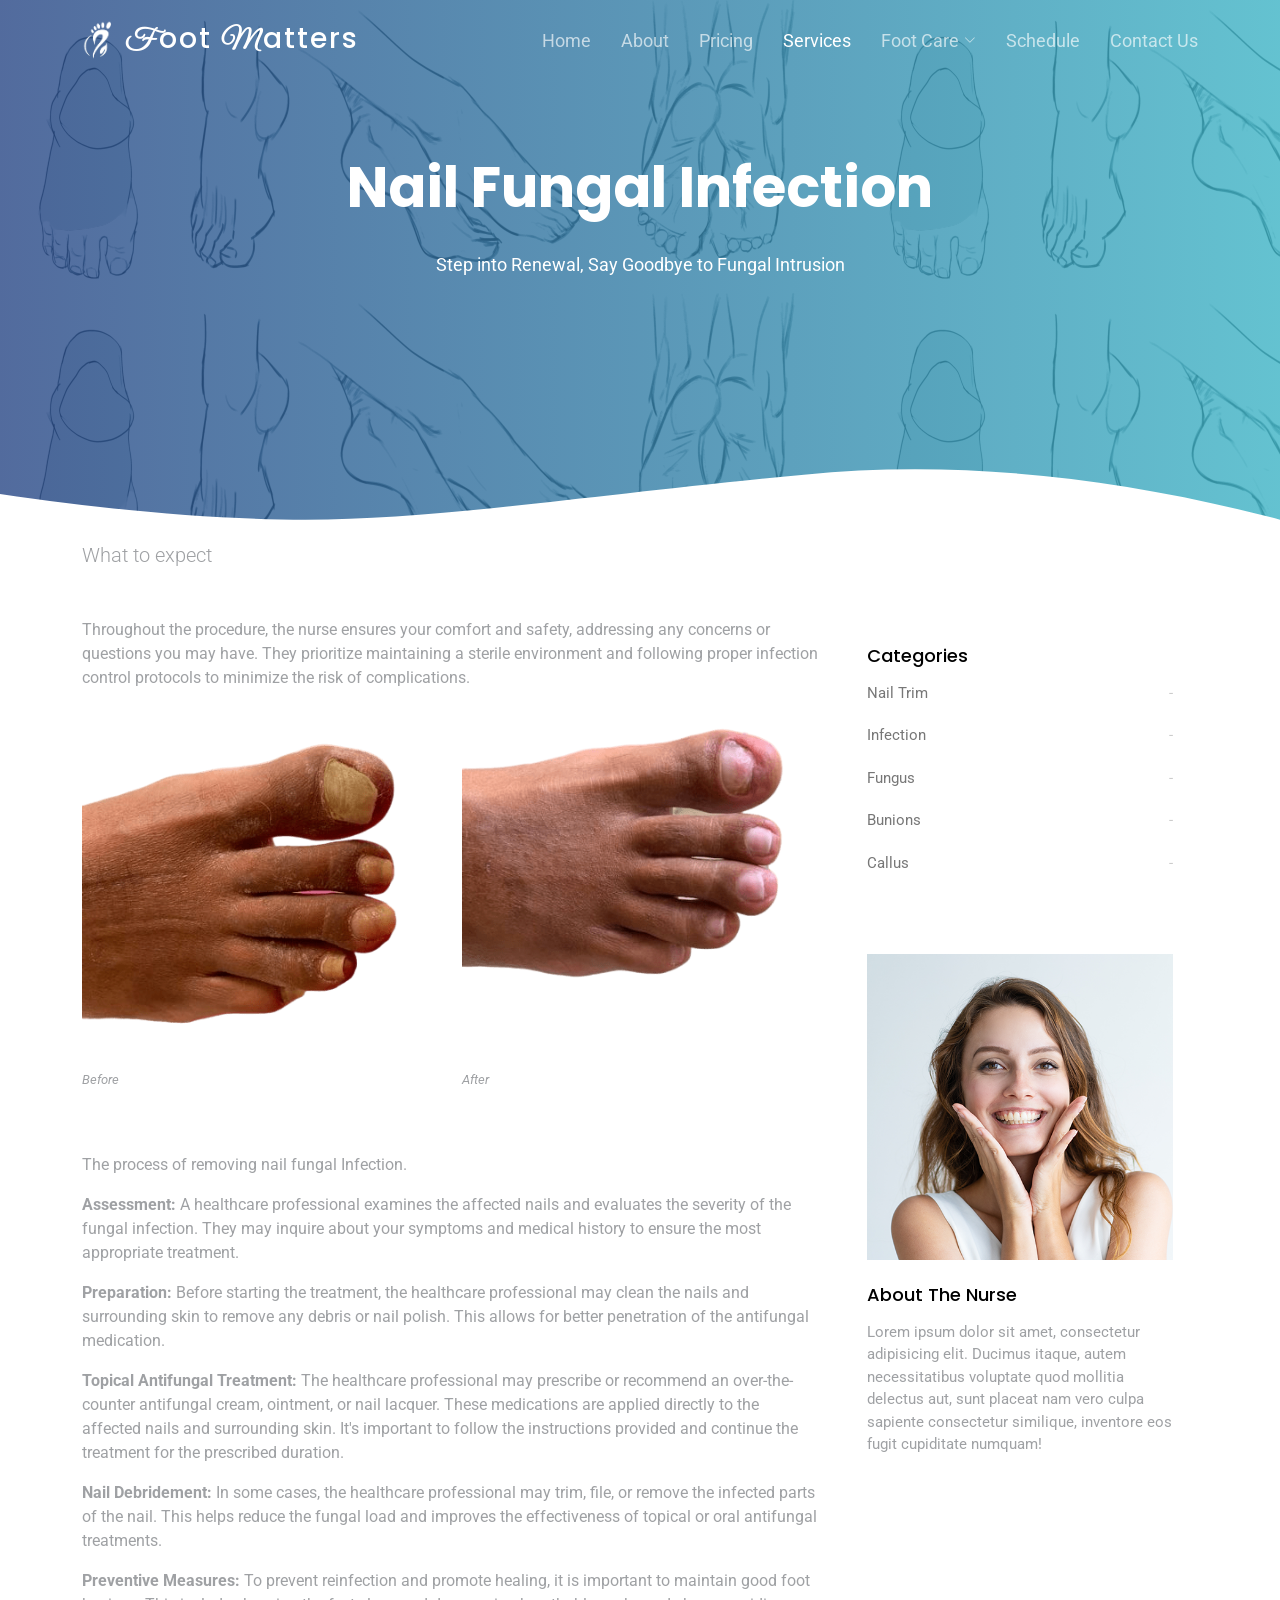
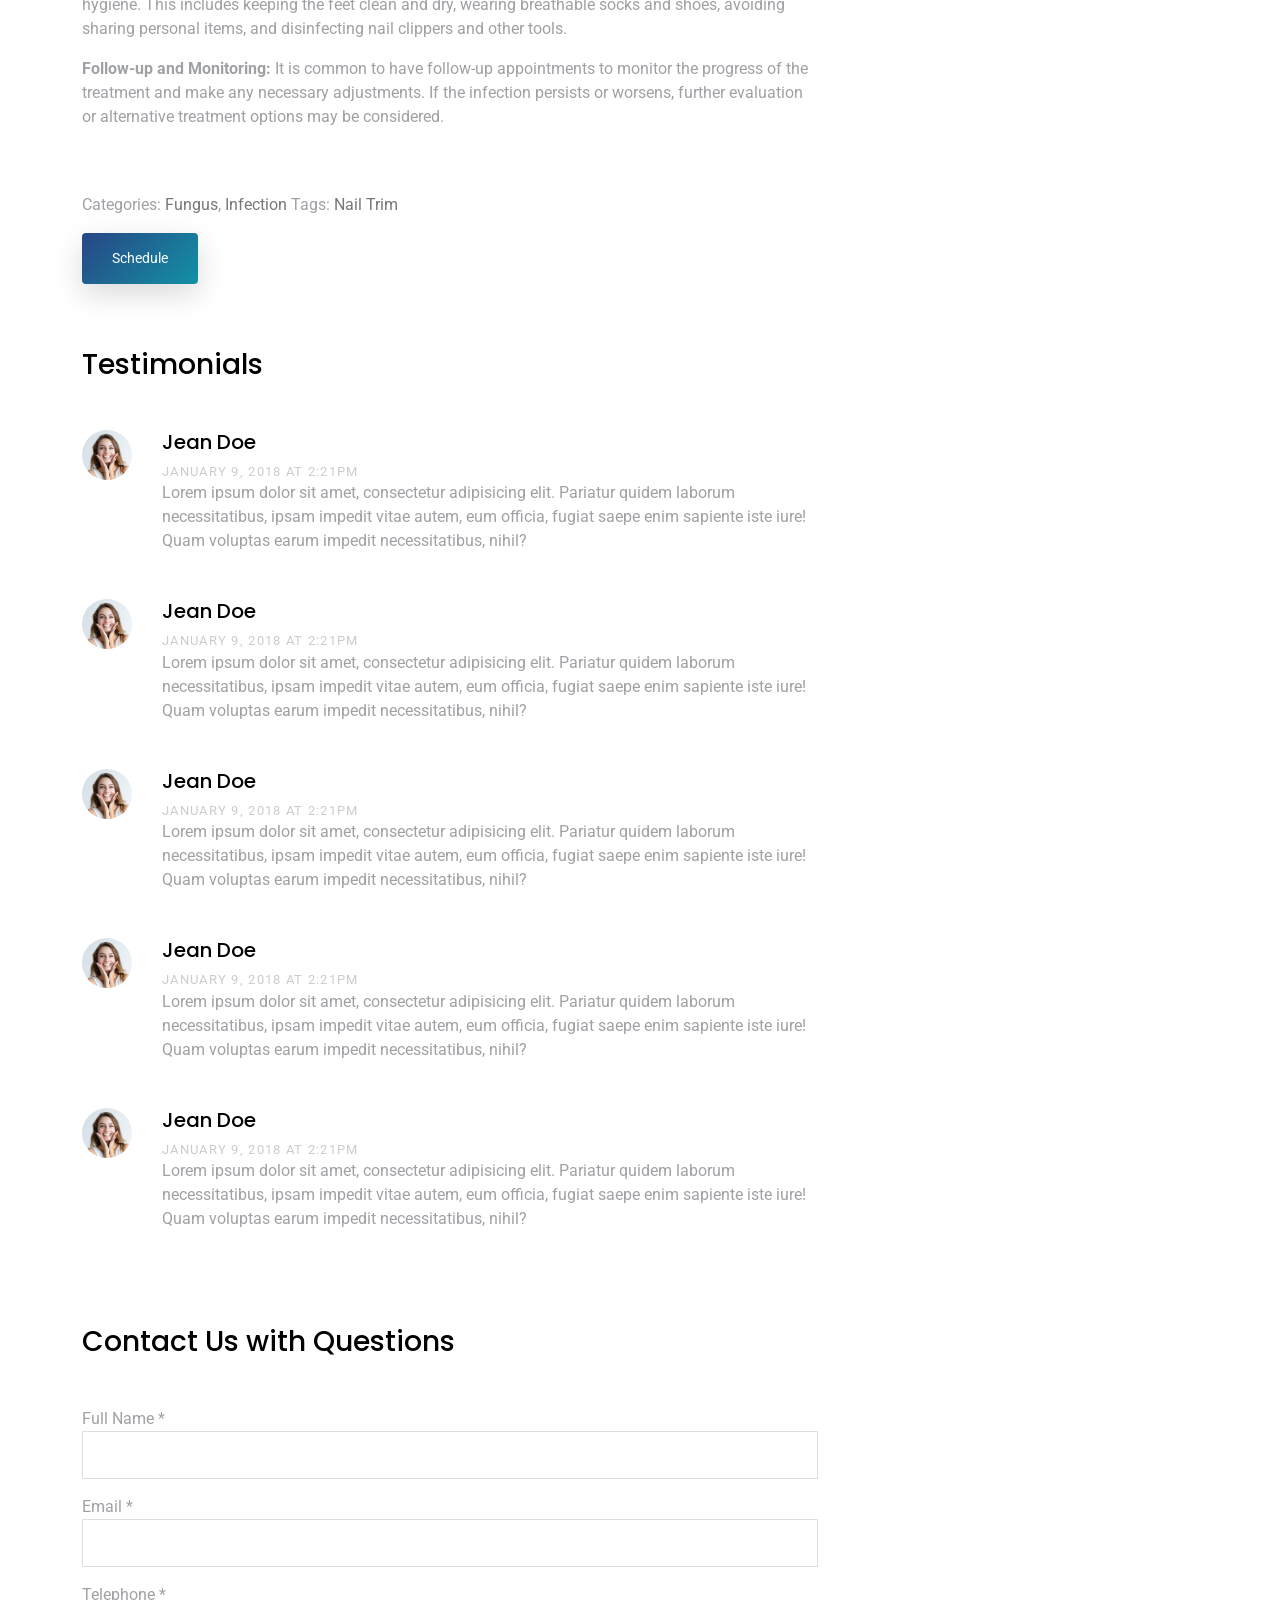
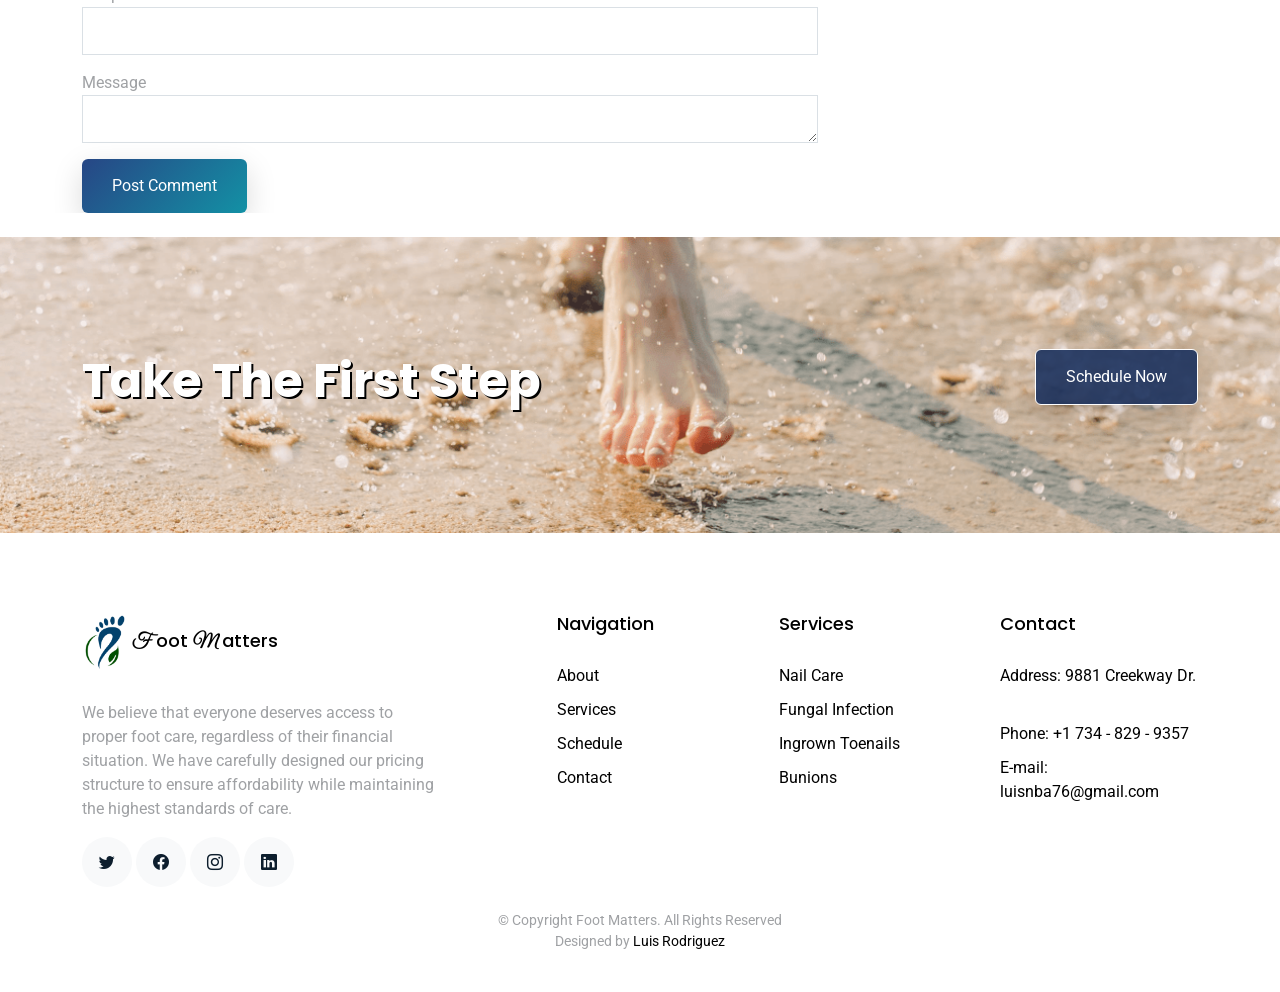
<file: footmatters/blog-fungal.html>
<!DOCTYPE html>
<html lang="en">

<head>
  <meta charset="utf-8">
  <meta content="width=device-width, initial-scale=1.0" name="viewport">

  <title>Foot matters | Home</title>
  <meta content="" name="description">
  <meta content="" name="keywords">

  <!-- Favicons -->
  <link href="assets/img/footlogoo1.png" rel="icon">
  <link href="assets/img/footlogoo1.png" rel="apple-touch-icon">

  <!-- Google Fonts -->
  <link href="https://fonts.googleapis.com/css?family=Roboto:300,300i,400,400i,500,500i,600,600i,700,700i|Poppins:300,300i,400,400i,500,500i,600,600i,700,700i" rel="stylesheet">
  <link rel="preconnect" href="https://fonts.googleapis.com">
<link rel="preconnect" href="https://fonts.gstatic.com" crossorigin>
<link href="https://fonts.googleapis.com/css2?family=Great+Vibes&display=swap" rel="stylesheet">

  <!-- Vendor CSS Files -->
  <link href="assets/vendor/aos/aos.css" rel="stylesheet">
  <link href="assets/vendor/bootstrap/css/bootstrap.min.css" rel="stylesheet">
  <link href="assets/vendor/bootstrap-icons/bootstrap-icons.css" rel="stylesheet">
  <link href="assets/vendor/boxicons/css/boxicons.min.css" rel="stylesheet">
  <link href="assets/vendor/swiper/swiper-bundle.min.css" rel="stylesheet">

  <!-- Template Main CSS File -->
  <link href="assets/css/style.css" rel="stylesheet">

  <!-- =======================================================
  Luis Rodriguez
  ======================================================== -->
</head>

<body>

  <!-- ======= Header ======= -->
  <header id="header" class="fixed-top d-flex align-items-center">
    <div class="container d-flex justify-content-between align-items-center">

      <div class="logo">
        <h1><a href="index.html"><img src="assets/img/whitelogo.png" alt="" class="img-fluid"></a>&nbsp;<a href="index.html"><span class="let">F</span>oot <span class="let">M</span>atters</a></h1>
        <!-- Uncomment below if you prefer to use an image logo -->
        
      </div>

      <nav id="navbar" class="navbar">
        <ul>
          <li><a href="index.html">Home</a></li>
          <li><a href="features.html">About</a></li>
          <li><a href="pricing.html">Pricing</a></li>
          <li><a class="active " href="blog.html">Services</a></li>
          <li class="dropdown"><a href="#"><span>Foot Care</span> <i class="bi bi-chevron-down"></i></a>
            <ul>
              <li><a href="#">Drop Down 1</a></li>
              <li class="dropdown"><a href="#"><span>Deep Drop Down</span> <i class="bi bi-chevron-right"></i></a>
                <ul>
                  <li><a href="#">Deep Drop Down 1</a></li>
                  <li><a href="#">Deep Drop Down 2</a></li>
                  <li><a href="#">Deep Drop Down 3</a></li>
                  <li><a href="#">Deep Drop Down 4</a></li>
                  <li><a href="#">Deep Drop Down 5</a></li>
                </ul>
              </li>
              <li><a href="#">Drop Down 2</a></li>
              <li><a href="#">Drop Down 3</a></li>
              <li><a href="#">Drop Down 4</a></li>
            </ul>
          </li>
          <li><a href="https://foot-matters.ca1.cliniko.com/users/sign_in">Schedule</a></li>
          <li><a href="contact.html">Contact Us</a></li>
        </ul>
        <i class="bi bi-list mobile-nav-toggle"></i>
      </nav><!-- .navbar -->

    </div>
  </header><!-- End Header -->
  <main id="main">

    <!-- ======= Single Blog Section ======= -->
    <section class="hero-section inner-page">
      <div class="wave">

        <svg width="1920px" height="265px" viewBox="0 0 1920 265" version="1.1" xmlns="http://www.w3.org/2000/svg" xmlns:xlink="http://www.w3.org/1999/xlink">
          <g id="Page-1" stroke="none" stroke-width="1" fill="none" fill-rule="evenodd">
            <g id="Apple-TV" transform="translate(0.000000, -402.000000)" fill="#FFFFFF">
              <path d="M0,439.134243 C175.04074,464.89273 327.944386,477.771974 458.710937,477.771974 C654.860765,477.771974 870.645295,442.632362 1205.9828,410.192501 C1429.54114,388.565926 1667.54687,411.092417 1920,477.771974 L1920,667 L1017.15166,667 L0,667 L0,439.134243 Z" id="Path"></path>
            </g>
          </g>
        </svg>

      </div>

      <div class="container">
        <div class="row align-items-center">
          <div class="col-12">
            <div class="row justify-content-center">
              <div class="col-md-10 text-center hero-text">
                <h1 data-aos="fade-up" data-aos-delay="">Nail Fungal Infection</h1>
                <p class="mb-5" data-aos="fade-up" data-aos-delay="100">Step into Renewal, Say Goodbye to Fungal Intrusion</p>
              </div>
            </div>
          </div>
        </div>
      </div>

    </section>

    <section class="site-section mb-4">
      <div class="container">
        <div class="row">
          <div class="col-md-8 blog-content">

            <p class="lead mb-5">What to expect</p>
            <p>
              Throughout the procedure, the nurse ensures your comfort and safety, addressing any concerns or questions you may have. They prioritize maintaining a sterile environment and following proper infection control protocols to minimize the risk of complications.
            </p>

            <div class="row mb-5">
              <div class="col-md-6">
                <figure><img src="assets/img/fungalbefore1.png" alt="Free Website Template by Free-Template.co" class="img-fluid">
                  <figcaption>Before</figcaption>
                </figure>
              </div>
              <div class="col-md-6">
                <figure><img src="assets/img/fungalafter1.png" alt="Free Website Template by Free-Template.co" class="img-fluid">
                  <figcaption>After</figcaption>
                </figure>
              </div>
            </div>

            <blockquote>
              <p>
              The process of removing nail fungal Infection.
              </p>
            </blockquote>

            <p><strong>Assessment:</strong> A healthcare professional examines the affected nails and evaluates the severity of the fungal infection. They may inquire about your symptoms and medical history to ensure the most appropriate treatment.</p>
            <p><strong>Preparation:</strong> Before starting the treatment, the healthcare professional may clean the nails and surrounding skin to remove any debris or nail polish. This allows for better penetration of the antifungal medication.</p>
            <p><strong>Topical Antifungal Treatment:</strong> The healthcare professional may prescribe or recommend an over-the-counter antifungal cream, ointment, or nail lacquer. These medications are applied directly to the affected nails and surrounding skin. It's important to follow the instructions provided and continue the treatment for the prescribed duration.</p>
            <p><strong>Nail Debridement:</strong> In some cases, the healthcare professional may trim, file, or remove the infected parts of the nail. This helps reduce the fungal load and improves the effectiveness of topical or oral antifungal treatments.</p>
            <p><strong>Preventive Measures:</strong> To prevent reinfection and promote healing, it is important to maintain good foot hygiene. This includes keeping the feet clean and dry, wearing breathable socks and shoes, avoiding sharing personal items, and disinfecting nail clippers and other tools.</p>
            <p><strong>Follow-up and Monitoring:</strong> It is common to have follow-up appointments to monitor the progress of the treatment and make any necessary adjustments. If the infection persists or worsens, further evaluation or alternative treatment options may be considered.</p>
            <!-- <p>Id similique, rem ipsam accusantium iusto dolores sit velit ex quas ea atque, molestiae. Sint, sed. Quisquam, suscipit! Quisquam quibusdam maiores fugiat eligendi eius consequuntur, molestiae saepe commodi expedita nemo!</p> -->
            <div class="pt-5">
              <p>Categories: <a href="#">Fungus</a>, <a href="#">Infection</a> Tags: <a href="#">Nail Trim</a>

                <p><a href="https://foot-matters.ca1.cliniko.com/users/sign_in" target="_blank" class="btn btn-primary btn-sm">Schedule</a></p>
            </div>

            <div class="pt-5">
              <h3 class="mb-5">Testimonials</h3>
              <ul class="comment-list">
                <li class="comment">
                  <div class="vcard bio">
                    <img src="assets/img/person_1.jpg" alt="Free Website Template by Free-Template.co">
                  </div>
                  <div class="comment-body">
                    <h3>Jean Doe</h3>
                    <div class="meta">January 9, 2018 at 2:21pm</div>
                    <p>Lorem ipsum dolor sit amet, consectetur adipisicing elit. Pariatur quidem laborum necessitatibus, ipsam impedit vitae autem, eum officia, fugiat saepe enim sapiente iste iure! Quam voluptas earum impedit necessitatibus, nihil?</p>
                    <!-- <p><a href="#" class="reply">Reply</a></p> -->
                  </div>
                </li>

                <li class="comment">
                  <div class="vcard bio">
                    <img src="assets/img/person_1.jpg" alt="Image placeholder">
                  </div>
                  <div class="comment-body">
                    <h3>Jean Doe</h3>
                    <div class="meta">January 9, 2018 at 2:21pm</div>
                    <p>Lorem ipsum dolor sit amet, consectetur adipisicing elit. Pariatur quidem laborum necessitatibus, ipsam impedit vitae autem, eum officia, fugiat saepe enim sapiente iste iure! Quam voluptas earum impedit necessitatibus, nihil?</p>
                    <!-- <p><a href="#" class="reply">Reply</a></p> -->
                  </div>

                  <li class="comment">
                    <div class="vcard bio">
                      <img src="assets/img/person_1.jpg" alt="Image placeholder">
                    </div>
                    <div class="comment-body">
                      <h3>Jean Doe</h3>
                      <div class="meta">January 9, 2018 at 2:21pm</div>
                      <p>Lorem ipsum dolor sit amet, consectetur adipisicing elit. Pariatur quidem laborum necessitatibus, ipsam impedit vitae autem, eum officia, fugiat saepe enim sapiente iste iure! Quam voluptas earum impedit necessitatibus, nihil?</p>
                      <!-- <p><a href="#" class="reply">Reply</a></p> -->
                    </div>
                  </li>

                  <li class="comment">
                    <div class="vcard bio">
                      <img src="assets/img/person_1.jpg" alt="Image placeholder">
                    </div>
                    <div class="comment-body">
                      <h3>Jean Doe</h3>
                      <div class="meta">January 9, 2018 at 2:21pm</div>
                      <p>Lorem ipsum dolor sit amet, consectetur adipisicing elit. Pariatur quidem laborum necessitatibus, ipsam impedit vitae autem, eum officia, fugiat saepe enim sapiente iste iure! Quam voluptas earum impedit necessitatibus, nihil?</p>
                      <!-- <p><a href="#" class="reply">Reply</a></p> -->
                    </div>
                  </li>

                
                </li>

                <li class="comment">
                  <div class="vcard bio">
                    <img src="assets/img/person_1.jpg" alt="Image placeholder">
                  </div>
                  <div class="comment-body">
                    <h3>Jean Doe</h3>
                    <div class="meta">January 9, 2018 at 2:21pm</div>
                    <p>Lorem ipsum dolor sit amet, consectetur adipisicing elit. Pariatur quidem laborum necessitatibus, ipsam impedit vitae autem, eum officia, fugiat saepe enim sapiente iste iure! Quam voluptas earum impedit necessitatibus, nihil?</p>
                    <!-- <p><a href="#" class="reply">Reply</a></p> -->
                  </div>
                </li>
              </ul>
              <!-- END comment-list -->

              <div class="comment-form-wrap pt-5">
                <h3 class="mb-5">Contact Us with Questions</h3>
                <form action="#" class="">
                  <div class="form-group">
                    <label for="name">Full Name *</label>
                    <input type="text" class="form-control" id="name">
                  </div>
                  <div class="form-group mt-3">
                    <label for="email">Email *</label>
                    <input type="email" class="form-control" id="email">
                  </div>
                  <div class="form-group mt-3">
                    <label for="website">Telephone *</label>
                    <input type="tel" class="form-control" id="website">
                  </div>

                  <div class="form-group mt-3">
                    <label for="message">Message</label>
                    <textarea name="" id="message" cols="30" rows="10" class="form-control"></textarea>
                  </div>
                  <div class="form-group mt-3">
                    <input type="submit" value="Post Comment" class="btn btn-primary">
                  </div>

                </form>
              </div>
            </div>

          </div>
          <div class="col-md-4 sidebar">
            <div class="sidebar-box">

              
              <!-- <form action="#" class="search-form">
                <div class="form-group">
                  <span class="icon fa fa-search"></span>
                  <input type="text" class="form-control" placeholder="Type a keyword and hit enter">
                </div>
              </form> -->

            </div>
            <div class="sidebar-box">
              <div class="categories">
                <h3>Categories</h3>
                <li><a href="#">Nail Trim<span>-</span></a></li>
                <li><a href="#">Infection<span>-</span></a></li>
                <li><a href="#">Fungus <span>-</span></a></li>
                <li><a href="#">Bunions<span>-</span></a></li>
                <li><a href="#">Callus<span>-</span></a></li>
              </div>
            </div>
            <div class="sidebar-box">
              <img src="assets/img/person_1.jpg" alt="Image placeholder" class="img-fluid mb-4">
              <h3>About The Nurse</h3>
              <p>Lorem ipsum dolor sit amet, consectetur adipisicing elit. Ducimus itaque, autem necessitatibus voluptate quod mollitia delectus aut, sunt placeat nam vero culpa sapiente consectetur similique, inventore eos fugit cupiditate numquam!</p>
              <!-- <p><a href="#" class="btn btn-primary btn-sm">Read More</a></p> -->
            </div>

            <!-- <div class="sidebar-box">
              <h3>Paragraph</h3>
              <p>Lorem ipsum dolor sit amet, consectetur adipisicing elit. Ducimus itaque, autem necessitatibus voluptate quod mollitia delectus aut, sunt placeat nam vero culpa sapiente consectetur similique, inventore eos fugit cupiditate numquam!</p>
            </div> -->
          </div>
        </div>
      </div>
    </section>

     <!-- ======= CTA Section ======= -->
     <section class="section cta-section">
      <div class="container">
        <div class="row align-items-center">
          <div class="col-md-6 me-auto text-center text-md-start mb-5 mb-md-0">
            <h2>Take The First Step</h2>
          </div>
          <div class="col-md-5 text-center text-md-end">
            <p><a href="https://foot-matters.ca1.cliniko.com/users/sign_in" class="btn btn-primary">Schedule Now</a></p>
          </div>
        </div>
      </div>
    </section><!-- End CTA Section -->

  </main><!-- End #main -->

  <!-- ======= Footer ======= -->
  <footer class="footer" role="contentinfo">
    <div class="container">
      <div class="row">
        <div class="col-md-4 mb-4 mb-md-0">
          <h3><img src="assets/img/footlogoo.png" alt="" class="logo1"><a href="index.html"><span class="let">F</span>oot <span class="let">M</span>atters</a></h3>
          <p>  We believe that everyone deserves access to proper foot care, 
            regardless of their financial situation. 
            We have carefully designed our pricing structure to ensure 
            affordability while maintaining the highest standards of care.
          </p>
          <p class="social">
            <a href="#"><span class="bi bi-twitter"></span></a>
            <a href="#"><span class="bi bi-facebook"></span></a>
            <a href="#"><span class="bi bi-instagram"></span></a>
            <a href="#"><span class="bi bi-linkedin"></span></a>
          </p>
        </div>
        <div class="col-md-7 ms-auto">
          <div class="row site-section pt-0">
            <div class="col-md-4 mb-4 mb-md-0">
              <h3>Navigation</h3>
              <ul class="list-unstyled">
                <li><a href="features.html">About</a></li>
                <li><a href="blog.html">Services</a></li>
                <li><a href="https://foot-matters.ca1.cliniko.com/users/sign_in">Schedule</a></li>
                <li><a href="contact.html">Contact</a></li>
              </ul>
            </div>
            <div class="col-md-4 mb-4 mb-md-0">
              <h3>Services</h3>
              <ul class="list-unstyled">
                <li><a href="#">Nail Care</a></li>
                <li><a href="#">Fungal Infection</a></li>
                <li><a href="#">Ingrown Toenails</a></li>
                <li><a href="#">Bunions</a></li>
              </ul>
            </div>
            <div class="col-md-4 mb-4 mb-md-0">
              <h3>Contact</h3>
              <ul class="list-unstyled">
                <li><a href="contact.html">Address: 9881 Creekway Dr.</a></li>

                <br/>
              
                <li><a href="contact.html">Phone: +1 734 - 829 - 9357</a></li>
                
                <li><a href="contact.html">E-mail: <span>luisnba76@gmail.com</span></a></li>
              </ul>
            </div>
          </div>
        </div>
      </div>

      <div class="row justify-content-center text-center">
        <div class="col-md-7">
          <p class="copyright">&copy; Copyright Foot Matters. All Rights Reserved</p>
          <div class="credits">
            <!--
            Luis Rodriguez
          -->
            Designed by <a href="https://luis-portfolio-main.netlify.app/">Luis Rodriguez</a>
          </div>
        </div>
      </div>

    </div>
  </footer>

  <a href="#" class="back-to-top d-flex align-items-center justify-content-center"><i class="bi bi-arrow-up-short"></i></a>

  <!-- Vendor JS Files -->
  <script src="assets/vendor/aos/aos.js"></script>
  <script src="assets/vendor/bootstrap/js/bootstrap.bundle.min.js"></script>
  <script src="assets/vendor/swiper/swiper-bundle.min.js"></script>
  <script src="assets/vendor/php-email-form/validate.js"></script>

  <!-- Template Main JS File -->
  <script src="assets/js/main.js"></script>

</body>

</html>
</file>
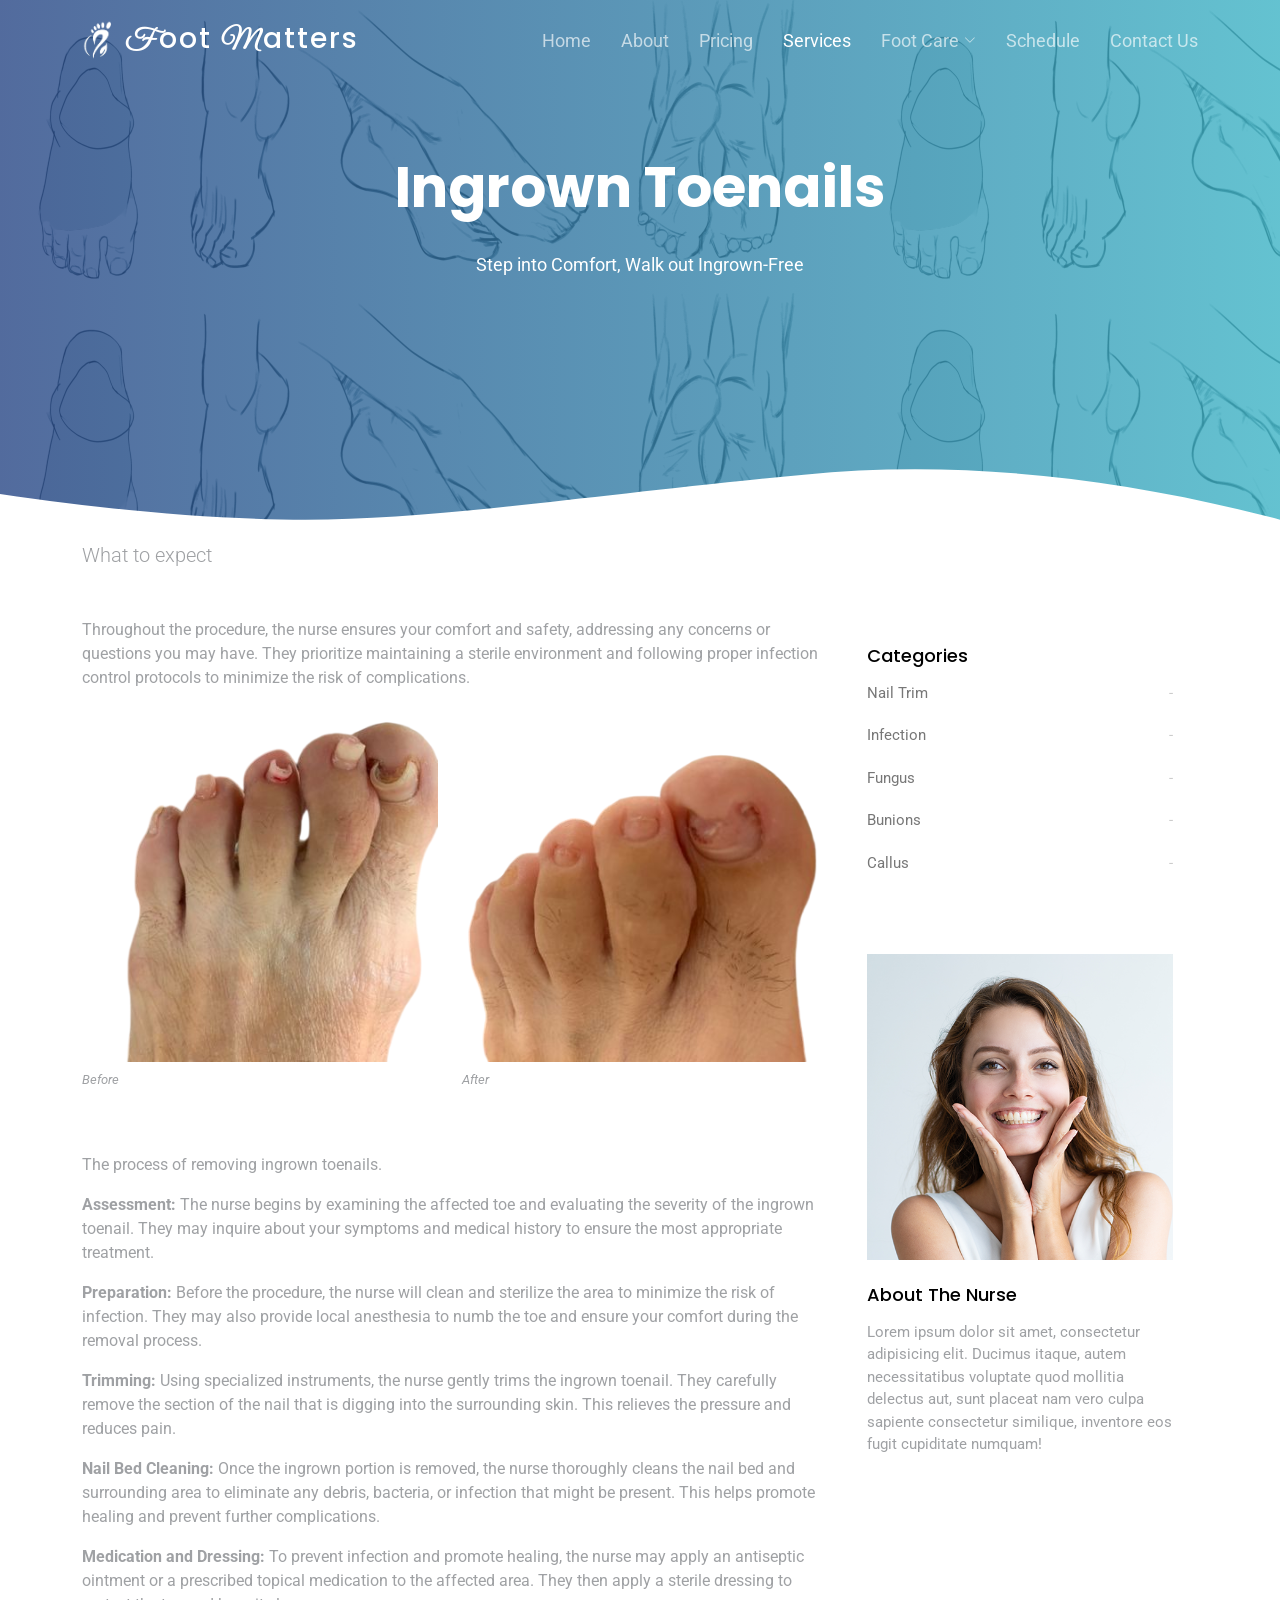
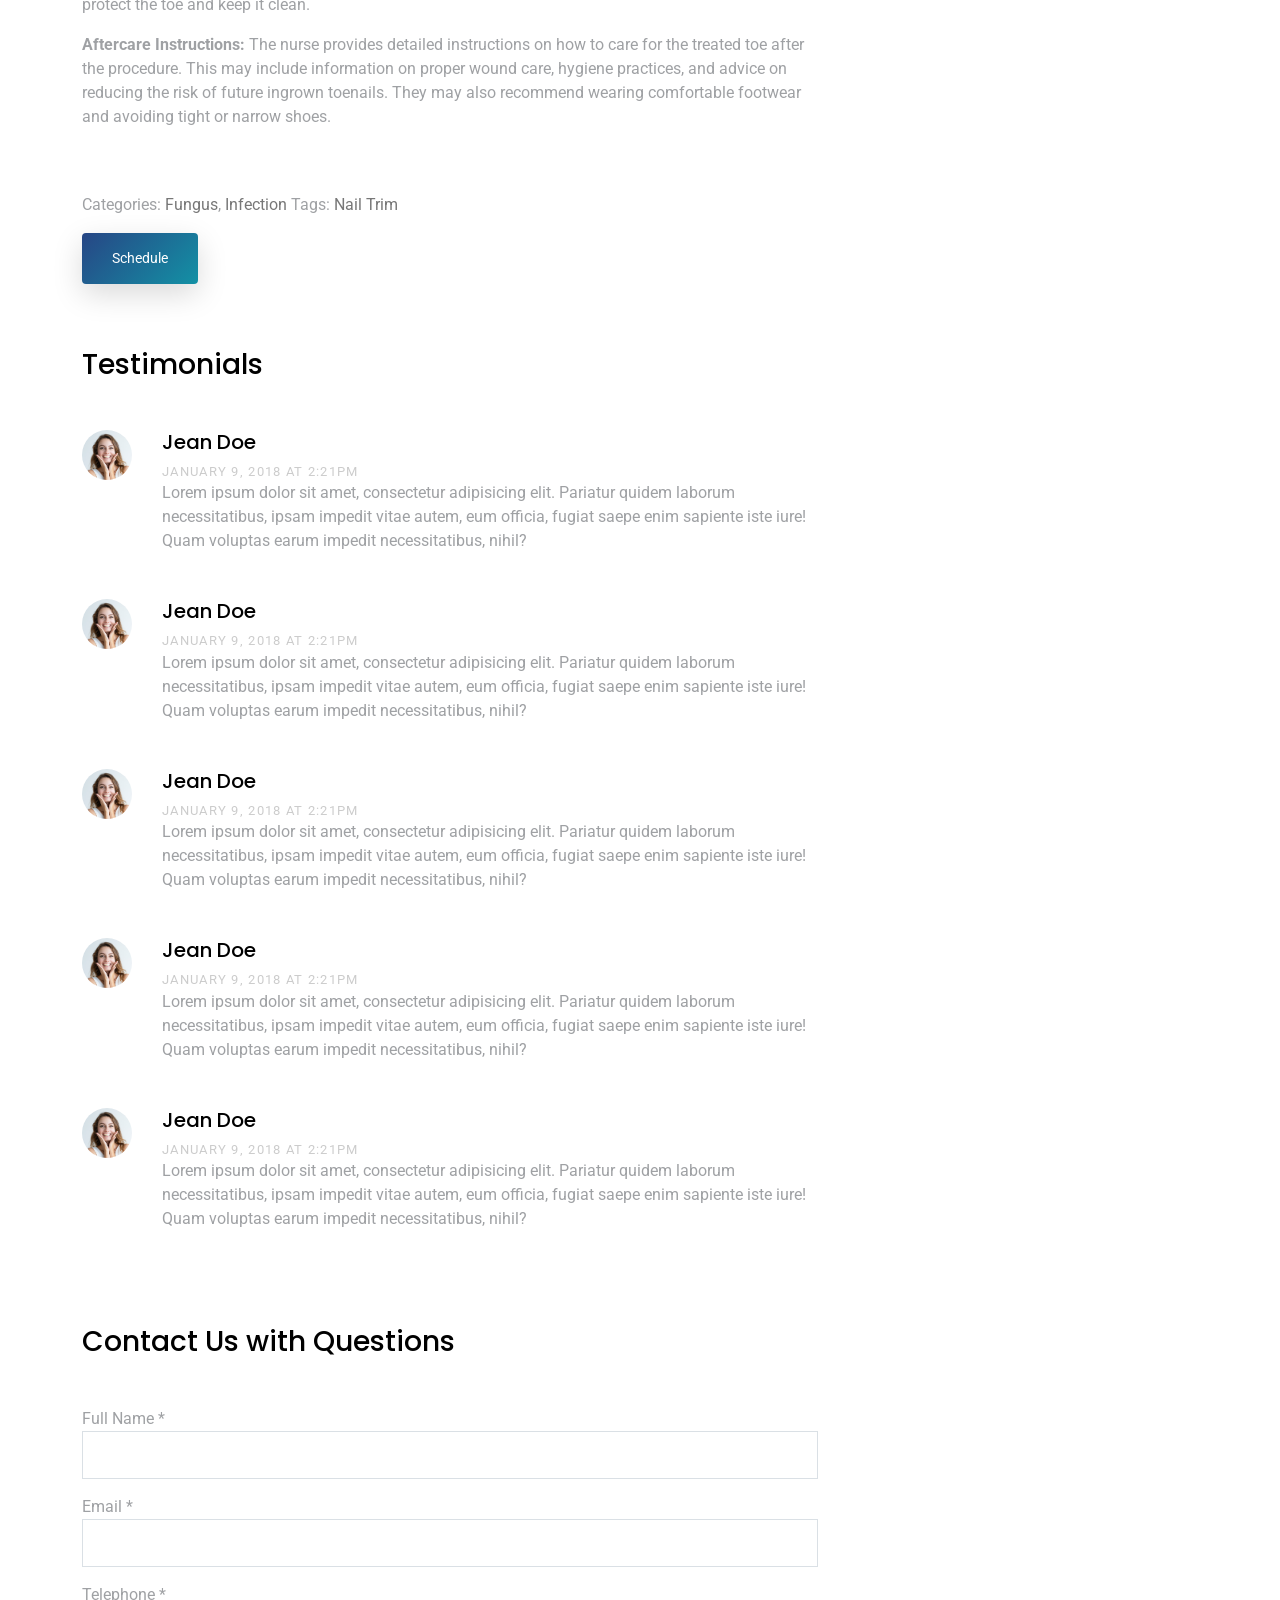
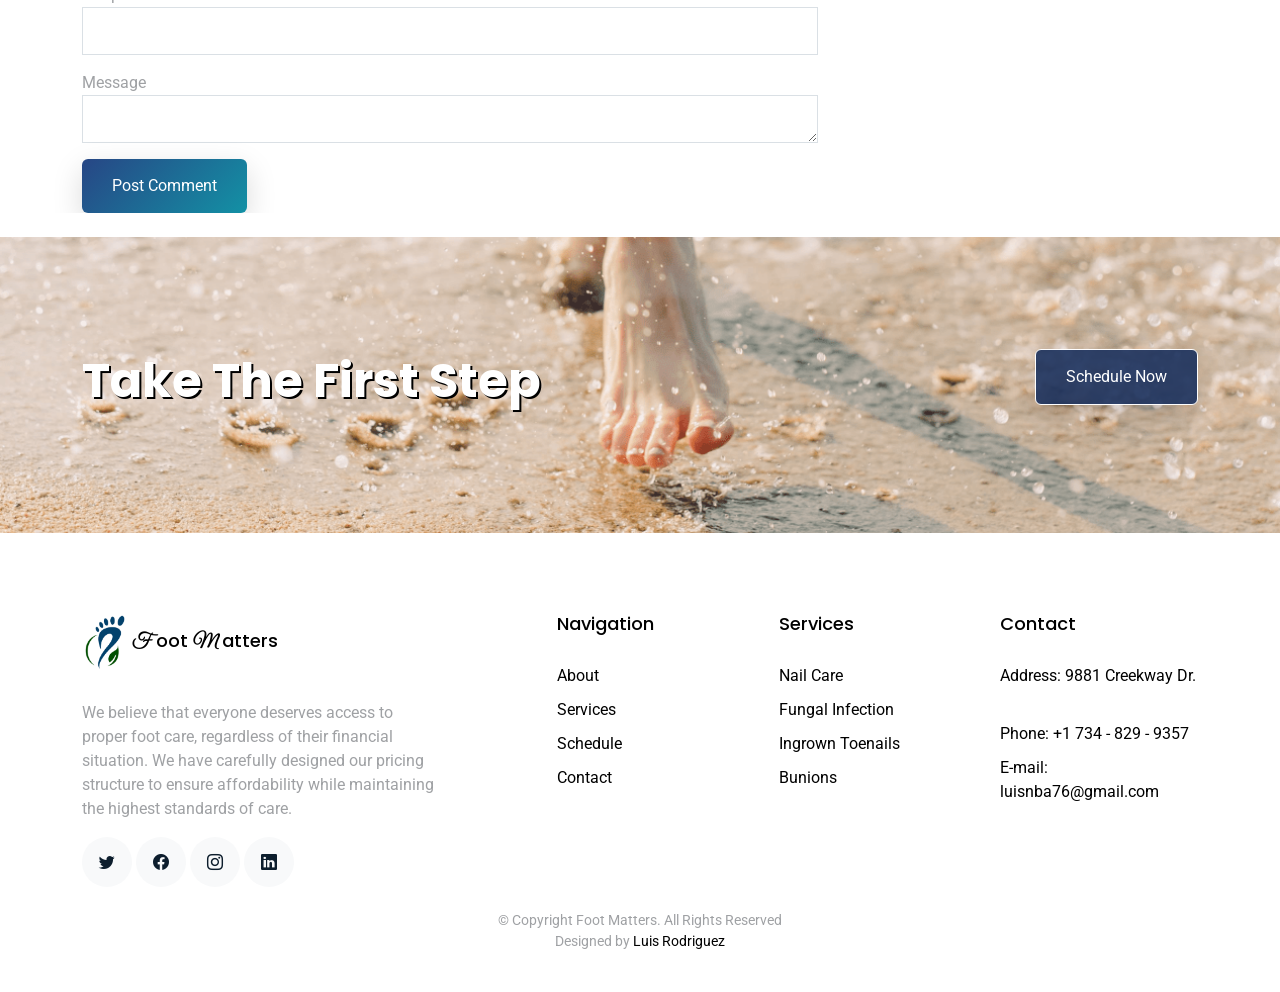
<file: footmatters/blog-single.html>
<!DOCTYPE html>
<html lang="en">

<head>
  <meta charset="utf-8">
  <meta content="width=device-width, initial-scale=1.0" name="viewport">

  <title>Foot matters | Home</title>
  <meta content="" name="description">
  <meta content="" name="keywords">

  <!-- Favicons -->
  <link href="assets/img/footlogoo1.png" rel="icon">
  <link href="assets/img/footlogoo1.png" rel="apple-touch-icon">

  <!-- Google Fonts -->
  <link href="https://fonts.googleapis.com/css?family=Roboto:300,300i,400,400i,500,500i,600,600i,700,700i|Poppins:300,300i,400,400i,500,500i,600,600i,700,700i" rel="stylesheet">
  <link rel="preconnect" href="https://fonts.googleapis.com">
<link rel="preconnect" href="https://fonts.gstatic.com" crossorigin>
<link href="https://fonts.googleapis.com/css2?family=Great+Vibes&display=swap" rel="stylesheet">

  <!-- Vendor CSS Files -->
  <link href="assets/vendor/aos/aos.css" rel="stylesheet">
  <link href="assets/vendor/bootstrap/css/bootstrap.min.css" rel="stylesheet">
  <link href="assets/vendor/bootstrap-icons/bootstrap-icons.css" rel="stylesheet">
  <link href="assets/vendor/boxicons/css/boxicons.min.css" rel="stylesheet">
  <link href="assets/vendor/swiper/swiper-bundle.min.css" rel="stylesheet">

  <!-- Template Main CSS File -->
  <link href="assets/css/style.css" rel="stylesheet">

  <!-- =======================================================
  Luis Rodriguez
  ======================================================== -->
</head>

<body>

  <!-- ======= Header ======= -->
  <header id="header" class="fixed-top d-flex align-items-center">
    <div class="container d-flex justify-content-between align-items-center">

      <div class="logo">
        <h1><a href="index.html"><img src="assets/img/whitelogo.png" alt="" class="img-fluid"></a>&nbsp;<a href="index.html"><span class="let">F</span>oot <span class="let">M</span>atters</a></h1>
        <!-- Uncomment below if you prefer to use an image logo -->
        
      </div>

      <nav id="navbar" class="navbar">
        <ul>
          <li><a href="index.html">Home</a></li>
          <li><a href="features.html">About</a></li>
          <li><a href="pricing.html">Pricing</a></li>
          <li><a class="active " href="blog.html">Services</a></li>
          <li class="dropdown"><a href="#"><span>Foot Care</span> <i class="bi bi-chevron-down"></i></a>
            <ul>
              <li><a href="#">Drop Down 1</a></li>
              <li class="dropdown"><a href="#"><span>Deep Drop Down</span> <i class="bi bi-chevron-right"></i></a>
                <ul>
                  <li><a href="#">Deep Drop Down 1</a></li>
                  <li><a href="#">Deep Drop Down 2</a></li>
                  <li><a href="#">Deep Drop Down 3</a></li>
                  <li><a href="#">Deep Drop Down 4</a></li>
                  <li><a href="#">Deep Drop Down 5</a></li>
                </ul>
              </li>
              <li><a href="#">Drop Down 2</a></li>
              <li><a href="#">Drop Down 3</a></li>
              <li><a href="#">Drop Down 4</a></li>
            </ul>
          </li>
          <li><a href="https://foot-matters.ca1.cliniko.com/users/sign_in">Schedule</a></li>
          <li><a href="contact.html">Contact Us</a></li>
        </ul>
        <i class="bi bi-list mobile-nav-toggle"></i>
      </nav><!-- .navbar -->

    </div>
  </header><!-- End Header -->
  <main id="main">

    <!-- ======= Single Blog Section ======= -->
    <section class="hero-section inner-page">
      <div class="wave">

        <svg width="1920px" height="265px" viewBox="0 0 1920 265" version="1.1" xmlns="http://www.w3.org/2000/svg" xmlns:xlink="http://www.w3.org/1999/xlink">
          <g id="Page-1" stroke="none" stroke-width="1" fill="none" fill-rule="evenodd">
            <g id="Apple-TV" transform="translate(0.000000, -402.000000)" fill="#FFFFFF">
              <path d="M0,439.134243 C175.04074,464.89273 327.944386,477.771974 458.710937,477.771974 C654.860765,477.771974 870.645295,442.632362 1205.9828,410.192501 C1429.54114,388.565926 1667.54687,411.092417 1920,477.771974 L1920,667 L1017.15166,667 L0,667 L0,439.134243 Z" id="Path"></path>
            </g>
          </g>
        </svg>

      </div>

      <div class="container">
        <div class="row align-items-center">
          <div class="col-12">
            <div class="row justify-content-center">
              <div class="col-md-10 text-center hero-text">
                <h1 data-aos="fade-up" data-aos-delay="">Ingrown Toenails</h1>
                <p class="mb-5" data-aos="fade-up" data-aos-delay="100">Step into Comfort, Walk out Ingrown-Free</p>
              </div>
            </div>
          </div>
        </div>
      </div>

    </section>

    <section class="site-section mb-4">
      <div class="container">
        <div class="row">
          <div class="col-md-8 blog-content">

            <p class="lead mb-5">What to expect</p>
            <p>
              Throughout the procedure, the nurse ensures your comfort and safety, addressing any concerns or questions you may have. They prioritize maintaining a sterile environment and following proper infection control protocols to minimize the risk of complications.
            </p>

            <div class="row mb-5">
              <div class="col-md-6">
                <figure><img src="assets/img/beforeingrowner.png" alt="Free Website Template by Free-Template.co" class="img-fluid">
                  <figcaption>Before</figcaption>
                </figure>
              </div>
              <div class="col-md-6">
                <figure><img src="assets/img/ingrowntoe-min.png" alt="Free Website Template by Free-Template.co" class="img-fluid">
                  <figcaption>After</figcaption>
                </figure>
              </div>
            </div>

            <blockquote>
              <p>
              The process of removing ingrown toenails.
              </p>
            </blockquote>

            <p><strong>Assessment:</strong> The nurse begins by examining the affected toe and evaluating the severity of the ingrown toenail. 
              They may inquire about your symptoms and medical history to ensure the most appropriate treatment.
            </p>
            <p><strong>Preparation:</strong> Before the procedure, the nurse will clean and sterilize the area to minimize the risk of infection. 
              They may also provide local anesthesia to numb the toe and ensure your comfort during the removal process.
            </p>
            <p>
              <strong>Trimming:</strong> Using specialized instruments, the nurse gently trims the ingrown toenail. 
              They carefully remove the section of the nail that is digging into the surrounding skin. This relieves the pressure and reduces pain.
            </p>
            <p>
              <strong>Nail Bed Cleaning:</strong> Once the ingrown portion is removed, the nurse thoroughly cleans the nail bed and surrounding area to eliminate any debris, bacteria, or infection that might be present. This helps promote healing and prevent further complications.
            </p>

            <p><strong>Medication and Dressing:</strong> To prevent infection and promote healing, the nurse may apply an antiseptic ointment or a 
              prescribed topical medication to the affected area. They then apply a sterile dressing to protect the toe and keep it clean.
            </p>
            <p>
              <strong>Aftercare Instructions:</strong> 
              The nurse provides detailed instructions on how to care for the treated toe after the procedure. 
              This may include information on proper wound care, hygiene practices, and advice on reducing the risk of future ingrown toenails. They may also recommend wearing comfortable footwear and avoiding tight or narrow shoes.
            </p>
            <!-- <p>Id similique, rem ipsam accusantium iusto dolores sit velit ex quas ea atque, molestiae. Sint, sed. Quisquam, suscipit! Quisquam quibusdam maiores fugiat eligendi eius consequuntur, molestiae saepe commodi expedita nemo!</p> -->
            <div class="pt-5">
              <p>Categories: <a href="#">Fungus</a>, <a href="#">Infection</a> Tags: <a href="#">Nail Trim</a>

                <p><a href="https://foot-matters.ca1.cliniko.com/users/sign_in" target="_blank" class="btn btn-primary btn-sm">Schedule</a></p>
            </div>

            <div class="pt-5">
              <h3 class="mb-5">Testimonials</h3>
              <ul class="comment-list">
                <li class="comment">
                  <div class="vcard bio">
                    <img src="assets/img/person_1.jpg" alt="Free Website Template by Free-Template.co">
                  </div>
                  <div class="comment-body">
                    <h3>Jean Doe</h3>
                    <div class="meta">January 9, 2018 at 2:21pm</div>
                    <p>Lorem ipsum dolor sit amet, consectetur adipisicing elit. Pariatur quidem laborum necessitatibus, ipsam impedit vitae autem, eum officia, fugiat saepe enim sapiente iste iure! Quam voluptas earum impedit necessitatibus, nihil?</p>
                    <!-- <p><a href="#" class="reply">Reply</a></p> -->
                  </div>
                </li>

                <li class="comment">
                  <div class="vcard bio">
                    <img src="assets/img/person_1.jpg" alt="Image placeholder">
                  </div>
                  <div class="comment-body">
                    <h3>Jean Doe</h3>
                    <div class="meta">January 9, 2018 at 2:21pm</div>
                    <p>Lorem ipsum dolor sit amet, consectetur adipisicing elit. Pariatur quidem laborum necessitatibus, ipsam impedit vitae autem, eum officia, fugiat saepe enim sapiente iste iure! Quam voluptas earum impedit necessitatibus, nihil?</p>
                    <!-- <p><a href="#" class="reply">Reply</a></p> -->
                  </div>

                  <li class="comment">
                    <div class="vcard bio">
                      <img src="assets/img/person_1.jpg" alt="Image placeholder">
                    </div>
                    <div class="comment-body">
                      <h3>Jean Doe</h3>
                      <div class="meta">January 9, 2018 at 2:21pm</div>
                      <p>Lorem ipsum dolor sit amet, consectetur adipisicing elit. Pariatur quidem laborum necessitatibus, ipsam impedit vitae autem, eum officia, fugiat saepe enim sapiente iste iure! Quam voluptas earum impedit necessitatibus, nihil?</p>
                      <!-- <p><a href="#" class="reply">Reply</a></p> -->
                    </div>
                  </li>

                  <li class="comment">
                    <div class="vcard bio">
                      <img src="assets/img/person_1.jpg" alt="Image placeholder">
                    </div>
                    <div class="comment-body">
                      <h3>Jean Doe</h3>
                      <div class="meta">January 9, 2018 at 2:21pm</div>
                      <p>Lorem ipsum dolor sit amet, consectetur adipisicing elit. Pariatur quidem laborum necessitatibus, ipsam impedit vitae autem, eum officia, fugiat saepe enim sapiente iste iure! Quam voluptas earum impedit necessitatibus, nihil?</p>
                      <!-- <p><a href="#" class="reply">Reply</a></p> -->
                    </div>
                  </li>

                
                </li>

                <li class="comment">
                  <div class="vcard bio">
                    <img src="assets/img/person_1.jpg" alt="Image placeholder">
                  </div>
                  <div class="comment-body">
                    <h3>Jean Doe</h3>
                    <div class="meta">January 9, 2018 at 2:21pm</div>
                    <p>Lorem ipsum dolor sit amet, consectetur adipisicing elit. Pariatur quidem laborum necessitatibus, ipsam impedit vitae autem, eum officia, fugiat saepe enim sapiente iste iure! Quam voluptas earum impedit necessitatibus, nihil?</p>
                    <!-- <p><a href="#" class="reply">Reply</a></p> -->
                  </div>
                </li>
              </ul>
              <!-- END comment-list -->

              <div class="comment-form-wrap pt-5">
                <h3 class="mb-5">Contact Us with Questions</h3>
                <form action="#" class="">
                  <div class="form-group">
                    <label for="name">Full Name *</label>
                    <input type="text" class="form-control" id="name">
                  </div>
                  <div class="form-group mt-3">
                    <label for="email">Email *</label>
                    <input type="email" class="form-control" id="email">
                  </div>
                  <div class="form-group mt-3">
                    <label for="website">Telephone *</label>
                    <input type="tel" class="form-control" id="website">
                  </div>

                  <div class="form-group mt-3">
                    <label for="message">Message</label>
                    <textarea name="" id="message" cols="30" rows="10" class="form-control"></textarea>
                  </div>
                  <div class="form-group mt-3">
                    <input type="submit" value="Post Comment" class="btn btn-primary">
                  </div>

                </form>
              </div>
            </div>

          </div>
          <div class="col-md-4 sidebar">
            <div class="sidebar-box">

              
              <!-- <form action="#" class="search-form">
                <div class="form-group">
                  <span class="icon fa fa-search"></span>
                  <input type="text" class="form-control" placeholder="Type a keyword and hit enter">
                </div>
              </form> -->

            </div>
            <div class="sidebar-box">
              <div class="categories">
                <h3>Categories</h3>
                <li><a href="#">Nail Trim<span>-</span></a></li>
                <li><a href="#">Infection<span>-</span></a></li>
                <li><a href="#">Fungus <span>-</span></a></li>
                <li><a href="#">Bunions<span>-</span></a></li>
                <li><a href="#">Callus<span>-</span></a></li>
              </div>
            </div>
            <div class="sidebar-box">
              <img src="assets/img/person_1.jpg" alt="Image placeholder" class="img-fluid mb-4">
              <h3>About The Nurse</h3>
              <p>Lorem ipsum dolor sit amet, consectetur adipisicing elit. Ducimus itaque, autem necessitatibus voluptate quod mollitia delectus aut, sunt placeat nam vero culpa sapiente consectetur similique, inventore eos fugit cupiditate numquam!</p>
              <!-- <p><a href="#" class="btn btn-primary btn-sm">Read More</a></p> -->
            </div>

            <!-- <div class="sidebar-box">
              <h3>Paragraph</h3>
              <p>Lorem ipsum dolor sit amet, consectetur adipisicing elit. Ducimus itaque, autem necessitatibus voluptate quod mollitia delectus aut, sunt placeat nam vero culpa sapiente consectetur similique, inventore eos fugit cupiditate numquam!</p>
            </div> -->
          </div>
        </div>
      </div>
    </section>

     <!-- ======= CTA Section ======= -->
     <section class="section cta-section">
      <div class="container">
        <div class="row align-items-center">
          <div class="col-md-6 me-auto text-center text-md-start mb-5 mb-md-0">
            <h2>Take The First Step</h2>
          </div>
          <div class="col-md-5 text-center text-md-end">
            <p><a href="https://foot-matters.ca1.cliniko.com/users/sign_in" class="btn btn-primary">Schedule Now</a></p>
          </div>
        </div>
      </div>
    </section><!-- End CTA Section -->

  </main><!-- End #main -->

  <!-- ======= Footer ======= -->
  <footer class="footer" role="contentinfo">
    <div class="container">
      <div class="row">
        <div class="col-md-4 mb-4 mb-md-0">
          <h3><img src="assets/img/footlogoo.png" alt="" class="logo1"><a href="index.html"><span class="let">F</span>oot <span class="let">M</span>atters</a></h3>
          <p>  We believe that everyone deserves access to proper foot care, 
            regardless of their financial situation. 
            We have carefully designed our pricing structure to ensure 
            affordability while maintaining the highest standards of care.
          </p>
          <p class="social">
            <a href="#"><span class="bi bi-twitter"></span></a>
            <a href="#"><span class="bi bi-facebook"></span></a>
            <a href="#"><span class="bi bi-instagram"></span></a>
            <a href="#"><span class="bi bi-linkedin"></span></a>
          </p>
        </div>
        <div class="col-md-7 ms-auto">
          <div class="row site-section pt-0">
            <div class="col-md-4 mb-4 mb-md-0">
              <h3>Navigation</h3>
              <ul class="list-unstyled">
                <li><a href="features.html">About</a></li>
                <li><a href="blog.html">Services</a></li>
                <li><a href="https://foot-matters.ca1.cliniko.com/users/sign_in">Schedule</a></li>
                <li><a href="contact.html">Contact</a></li>
              </ul>
            </div>
            <div class="col-md-4 mb-4 mb-md-0">
              <h3>Services</h3>
              <ul class="list-unstyled">
                <li><a href="#">Nail Care</a></li>
                <li><a href="#">Fungal Infection</a></li>
                <li><a href="#">Ingrown Toenails</a></li>
                <li><a href="#">Bunions</a></li>
              </ul>
            </div>
            <div class="col-md-4 mb-4 mb-md-0">
              <h3>Contact</h3>
              <ul class="list-unstyled">
                <li><a href="contact.html">Address: 9881 Creekway Dr.</a></li>

                <br/>
              
                <li><a href="contact.html">Phone: +1 734 - 829 - 9357</a></li>
                
                <li><a href="contact.html">E-mail: <span>luisnba76@gmail.com</span></a></li>
              </ul>
            </div>
          </div>
        </div>
      </div>

      <div class="row justify-content-center text-center">
        <div class="col-md-7">
          <p class="copyright">&copy; Copyright Foot Matters. All Rights Reserved</p>
          <div class="credits">
            <!--
            Luis Rodriguez
          -->
            Designed by <a href="https://luis-portfolio-main.netlify.app/">Luis Rodriguez</a>
          </div>
        </div>
      </div>

    </div>
  </footer>

  <a href="#" class="back-to-top d-flex align-items-center justify-content-center"><i class="bi bi-arrow-up-short"></i></a>

  <!-- Vendor JS Files -->
  <script src="assets/vendor/aos/aos.js"></script>
  <script src="assets/vendor/bootstrap/js/bootstrap.bundle.min.js"></script>
  <script src="assets/vendor/swiper/swiper-bundle.min.js"></script>
  <script src="assets/vendor/php-email-form/validate.js"></script>

  <!-- Template Main JS File -->
  <script src="assets/js/main.js"></script>

</body>

</html>
</file>
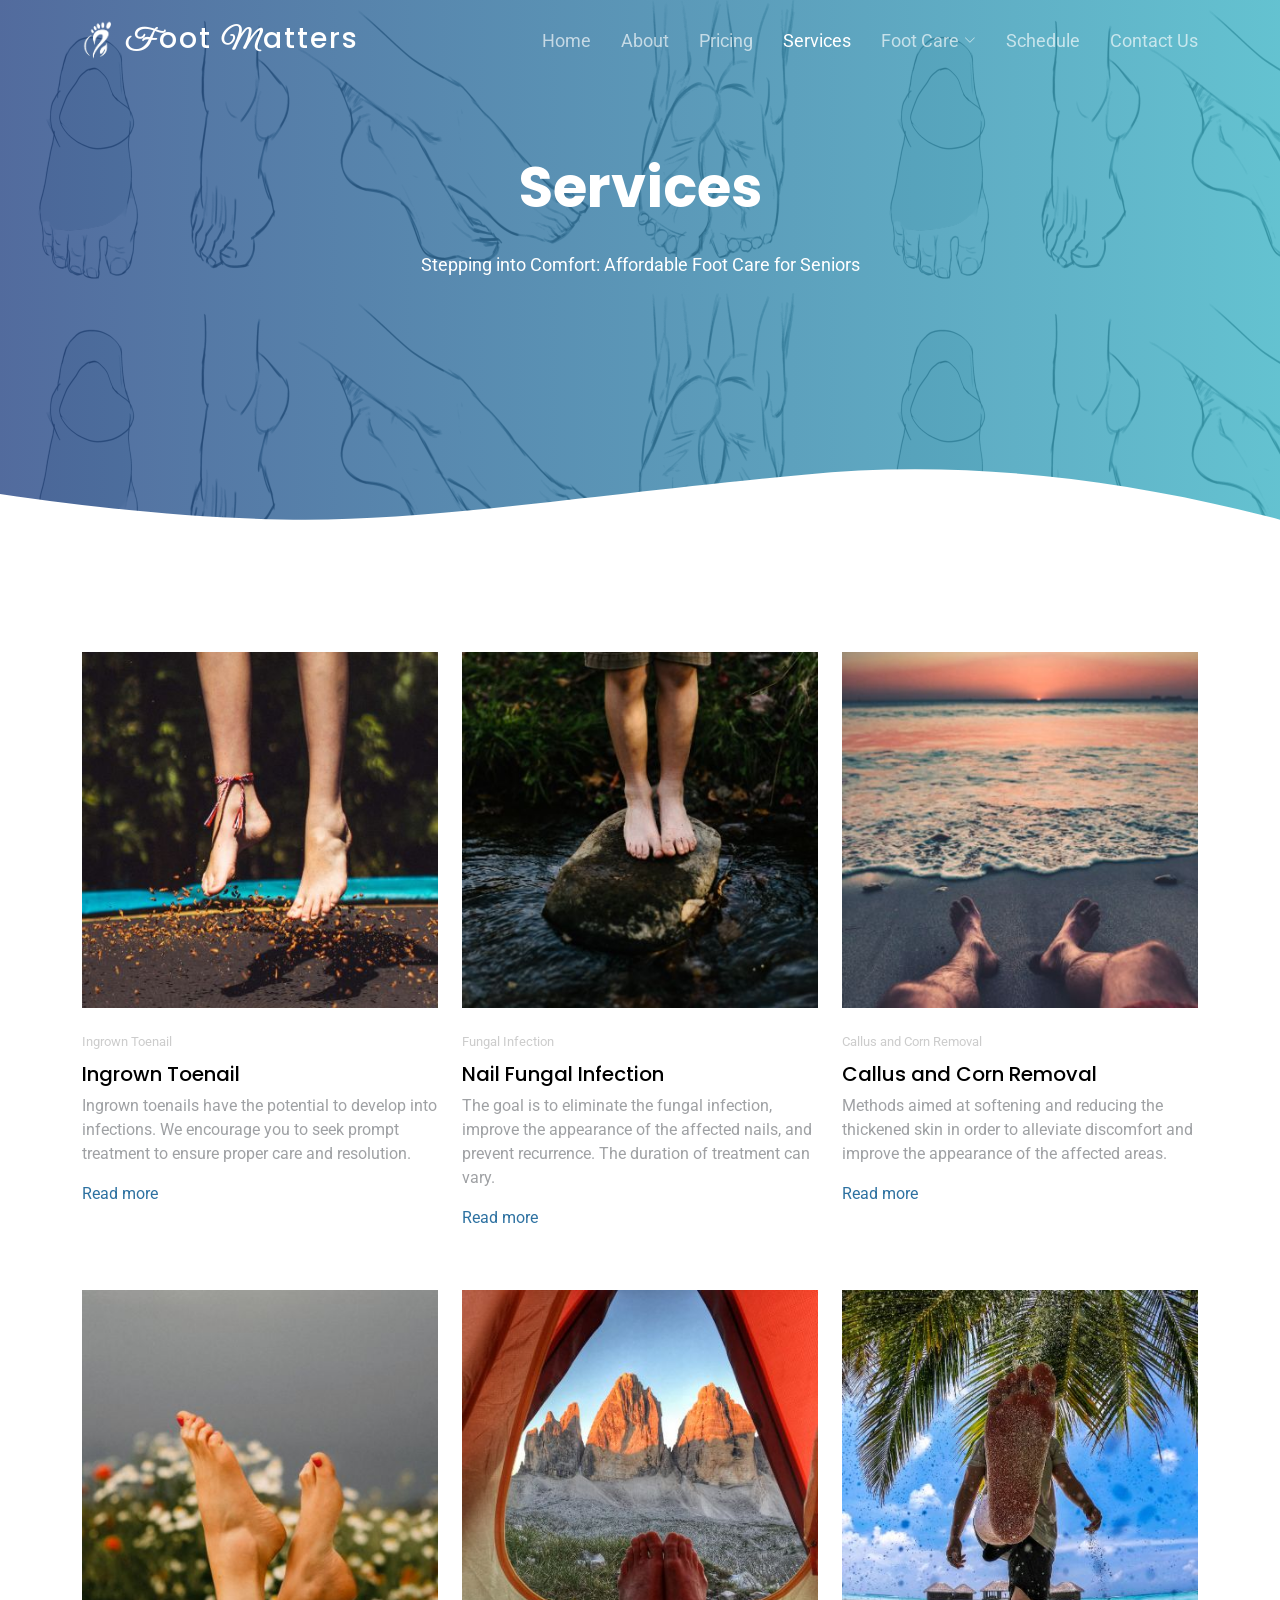
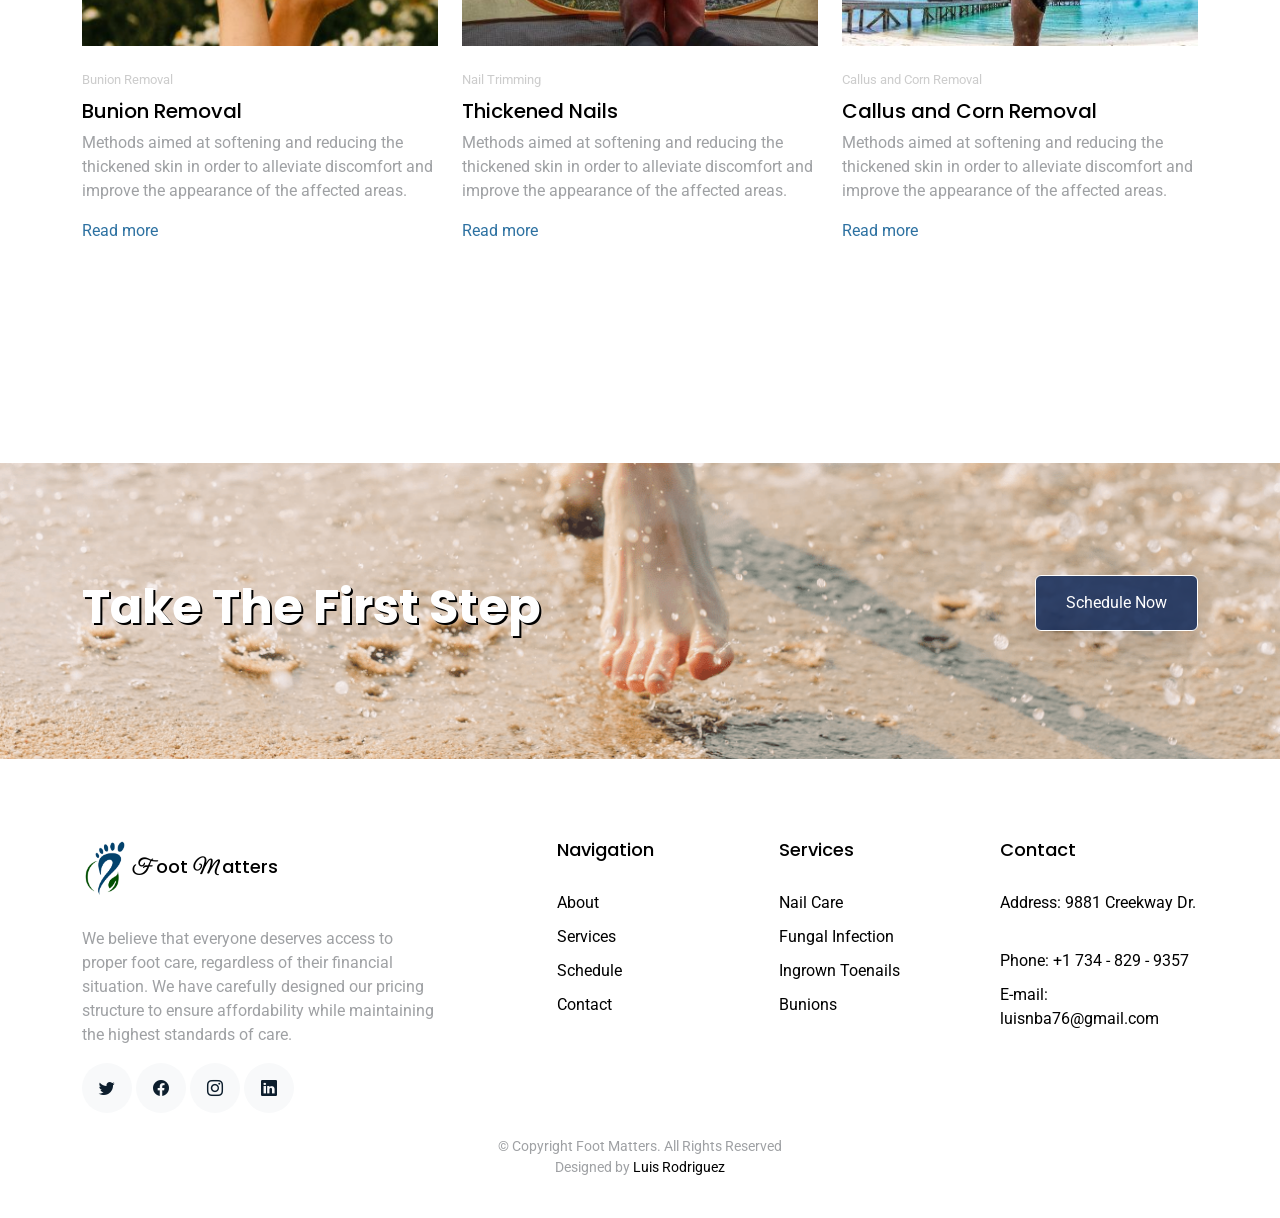
<file: footmatters/blog.html>
<!DOCTYPE html>
<html lang="en">

<head>
  <meta charset="utf-8">
  <meta content="width=device-width, initial-scale=1.0" name="viewport">

  <title>Foot Matters | Services</title>
  <meta content="" name="description">
  <meta content="" name="keywords">

  <!-- Favicons -->
  <link href="assets/img/footlogoo1.png" rel="icon">
  <link href="assets/img/footlogoo1.png" rel="apple-touch-icon">

  <!-- Google Fonts -->
  <link href="https://fonts.googleapis.com/css?family=Roboto:300,300i,400,400i,500,500i,600,600i,700,700i|Poppins:300,300i,400,400i,500,500i,600,600i,700,700i" rel="stylesheet">
  <link rel="preconnect" href="https://fonts.googleapis.com">
<link rel="preconnect" href="https://fonts.gstatic.com" crossorigin>
<link href="https://fonts.googleapis.com/css2?family=Great+Vibes&display=swap" rel="stylesheet">

  <!-- Vendor CSS Files -->
  <link href="assets/vendor/aos/aos.css" rel="stylesheet">
  <link href="assets/vendor/bootstrap/css/bootstrap.min.css" rel="stylesheet">
  <link href="assets/vendor/bootstrap-icons/bootstrap-icons.css" rel="stylesheet">
  <link href="assets/vendor/boxicons/css/boxicons.min.css" rel="stylesheet">
  <link href="assets/vendor/swiper/swiper-bundle.min.css" rel="stylesheet">

  <!-- Template Main CSS File -->
  <link href="assets/css/style.css" rel="stylesheet">

  <!-- =======================================================
 Luis Rodriguez
  ======================================================== -->
</head>

<body>

  <!-- ======= Header ======= -->
  <header id="header" class="fixed-top d-flex align-items-center">
    <div class="container d-flex justify-content-between align-items-center">

      <div class="logo">
        <h1><a href="index.html"><img src="assets/img/whitelogo.png" alt="" class="img-fluid"></a>&nbsp;<a href="index.html"><span class="let">F</span>oot <span class="let">M</span>atters</a></h1>
        <!-- Uncomment below if you prefer to use an image logo -->
        
      </div>

      <nav id="navbar" class="navbar">
        <ul>
          <li><a href="index.html">Home</a></li>
          <li><a href="features.html">About</a></li>
          <li><a href="pricing.html">Pricing</a></li>
          <li><a class="active " href="blog.html">Services</a></li>
          <li class="dropdown"><a href="#"><span>Foot Care</span> <i class="bi bi-chevron-down"></i></a>
            <ul>
              <li><a href="#">Drop Down 1</a></li>
              <li class="dropdown"><a href="#"><span>Deep Drop Down</span> <i class="bi bi-chevron-right"></i></a>
                <ul>
                  <li><a href="#">Deep Drop Down 1</a></li>
                  <li><a href="#">Deep Drop Down 2</a></li>
                  <li><a href="#">Deep Drop Down 3</a></li>
                  <li><a href="#">Deep Drop Down 4</a></li>
                  <li><a href="#">Deep Drop Down 5</a></li>
                </ul>
              </li>
              <li><a href="#">Drop Down 2</a></li>
              <li><a href="#">Drop Down 3</a></li>
              <li><a href="#">Drop Down 4</a></li>
            </ul>
          </li>
          <li><a href="https://foot-matters.ca1.cliniko.com/users/sign_in">Schedule</a></li>
          <li><a href="contact.html">Contact Us</a></li>
        </ul>
        <i class="bi bi-list mobile-nav-toggle"></i>
      </nav><!-- .navbar -->


    </div>
  </header><!-- End Header -->

  <main id="main">

    <!-- ======= Blog Section ======= -->
    <section class="hero-section inner-page">
      <div class="wave">

        <svg width="1920px" height="265px" viewBox="0 0 1920 265" version="1.1" xmlns="http://www.w3.org/2000/svg" xmlns:xlink="http://www.w3.org/1999/xlink">
          <g id="Page-1" stroke="none" stroke-width="1" fill="none" fill-rule="evenodd">
            <g id="Apple-TV" transform="translate(0.000000, -402.000000)" fill="#FFFFFF">
              <path d="M0,439.134243 C175.04074,464.89273 327.944386,477.771974 458.710937,477.771974 C654.860765,477.771974 870.645295,442.632362 1205.9828,410.192501 C1429.54114,388.565926 1667.54687,411.092417 1920,477.771974 L1920,667 L1017.15166,667 L0,667 L0,439.134243 Z" id="Path"></path>
            </g>
          </g>
        </svg>

      </div>

      <div class="container">
        <div class="row align-items-center">
          <div class="col-12">
            <div class="row justify-content-center">
              <div class="col-md-7 text-center hero-text">
                <h1 data-aos="fade-up" data-aos-delay="">Services</h1>
                <p class="mb-5" data-aos="fade-up" data-aos-delay="100">Stepping into Comfort: Affordable Foot Care for Seniors</p>
              </div>
            </div>
          </div>
        </div>
      </div>

    </section>

    <section class="section">
      <div class="container">
        <div class="row mb-5">
          <div class="col-md-4">
            <div class="post-entry">
              <a href="blog-single.html" class="d-block mb-4" data-aos="fade-up">
                <img src="assets/img/ingrownfun.jpg" alt="Image" class="img-fluid">
              </a>
              <div class="post-text">
                <span class="post-meta">Ingrown Toenail</span>
                <h3><a href="blog-single.html">Ingrown Toenail</a></h3>
                <p>Ingrown toenails have the potential to develop into infections. We encourage you to seek prompt treatment to ensure proper care and resolution.</p>
                <p><a href="blog-single.html" class="readmore">Read more</a></p>
              </div>
            </div>
          </div>
          <div class="col-md-4">
            <div class="post-entry">
              <a href="blog-fungal.html" class="d-block mb-4" data-aos="fade-up">
                <img src="assets/img/feetlake.jpg" alt="Image" class="img-fluid">
              </a>
              <div class="post-text">
                <span class="post-meta">Fungal Infection</span>
                <h3><a href="blog-fungal.html">Nail Fungal Infection</a></h3>
                <p>
                  The goal is to eliminate the fungal infection, improve 
                  the appearance of the affected nails, and prevent recurrence. 
                  The duration of treatment can vary.
                </p>
                <p><a href="blog-fungal.html" class="readmore">Read more</a></p>
              </div>
            </div>
          </div>
          <div class="col-md-4">
            <div class="post-entry">
              <a href="blog-callus.html" class="d-block mb-4" data-aos="fade-up">
                <img src="assets/img/beachfeet.jpg" alt="Image" class="img-fluid">
              </a>
              <div class="post-text">
                <span class="post-meta">Callus and Corn Removal</span>
                <h3><a href="blog-callus.html">Callus and Corn Removal</a></h3>
                <p>
                  Methods aimed at softening and reducing the thickened skin in order to 
                  alleviate discomfort and improve the appearance of the affected areas.
                </p>
                <p><a href="blog-callus.html" class="readmore">Read more</a></p>
              </div>
            </div>
          </div>

          <div class="col-md-4">
            <div class="post-entry">
              <a href="blog-single.html" class="d-block mb-4" data-aos="fade-up">
                <img src="assets/img/gardenfeet.jpg" alt="Image" class="img-fluid">
              </a>
              <div class="post-text">
                <span class="post-meta">Bunion Removal</span>
                <h3><a href="#">Bunion Removal</a></h3>
                <p>
                  Methods aimed at softening and reducing the thickened skin in order to 
                  alleviate discomfort and improve the appearance of the affected areas.
                </p>
                <p><a href="#" class="readmore">Read more</a></p>
              </div>
            </div>
          </div>
          <div class="col-md-4">
            <div class="post-entry">
              <a href="blog-single.html" class="d-block mb-4" data-aos="fade-up">
                <img src="assets/img/viewfeet.jpg" alt="Image" class="img-fluid">
              </a>
              <div class="post-text">
                <span class="post-meta">Nail Trimming</span>
                <h3><a href="#">Thickened Nails</a></h3>
                <p>
                  Methods aimed at softening and reducing the thickened skin in order to 
                  alleviate discomfort and improve the appearance of the affected areas.
                </p>
                <p><a href="#" class="readmore">Read more</a></p>
              </div>
            </div>
          </div>
          <div class="col-md-4">
            <div class="post-entry">
              <a href="blog-single.html" class="d-block mb-4" data-aos="fade-up">
                <img src="assets/img/feetbeach.jpg" alt="Image" class="img-fluid">
              </a>
              <div class="post-text">
                <span class="post-meta">Callus and Corn Removal</span>
                <h3><a href="#">Callus and Corn Removal</a></h3>
                <p>
                  Methods aimed at softening and reducing the thickened skin in order to 
                  alleviate discomfort and improve the appearance of the affected areas.
                </p>
                <p><a href="#" class="readmore">Read more</a></p>
              </div>
            </div>
          </div>

        </div>

        <!-- <div class="row">
          <div class="col-12 text-center">
            <span class="p-3 active text-primary">1</span>
            <a href="#" class="p-3">2</a>
            <a href="#" class="p-3">3</a>
            <a href="#" class="p-3">4</a>
          </div>
        </div> -->
      </div>

    </section>

    <!-- ======= CTA Section ======= -->
    <section class="section cta-section">
      <div class="container">
        <div class="row align-items-center">
          <div class="col-md-6 me-auto text-center text-md-start mb-5 mb-md-0">
            <h2>Take The First Step</h2>
          </div>
          <div class="col-md-5 text-center text-md-end">
            <p><a href="https://foot-matters.ca1.cliniko.com/users/sign_in" class="btn btn-primary">Schedule Now</a></p>
          </div>
        </div>
      </div>
    </section><!-- End CTA Section -->

  </main><!-- End #main -->

  <!-- ======= Footer ======= -->
  <footer class="footer" role="contentinfo">
    <div class="container">
      <div class="row">
        <div class="col-md-4 mb-4 mb-md-0">
          <h3><img src="assets/img/footlogoo.png" alt="" class="logo1"><a href="index.html"><span class="let">F</span>oot <span class="let">M</span>atters</a></h3>
          <p>  We believe that everyone deserves access to proper foot care, 
            regardless of their financial situation. 
            We have carefully designed our pricing structure to ensure 
            affordability while maintaining the highest standards of care.</p>
          <p class="social">
            <a href="#"><span class="bi bi-twitter"></span></a>
            <a href="#"><span class="bi bi-facebook"></span></a>
            <a href="#"><span class="bi bi-instagram"></span></a>
            <a href="#"><span class="bi bi-linkedin"></span></a>
          </p>
        </div>
        <div class="col-md-7 ms-auto">
          <div class="row site-section pt-0">
            <div class="col-md-4 mb-4 mb-md-0">
              <h3>Navigation</h3>
              <ul class="list-unstyled">
                <li><a href="features.html">About</a></li>
                <li><a href="blog.html">Services</a></li>
                <li><a href="https://foot-matters.ca1.cliniko.com/users/sign_in">Schedule</a></li>
                <li><a href="contact.html">Contact</a></li>
              </ul>
            </div>
            <div class="col-md-4 mb-4 mb-md-0">
              <h3>Services</h3>
              <ul class="list-unstyled">
                <li><a href="#">Nail Care</a></li>
                <li><a href="#">Fungal Infection</a></li>
                <li><a href="#">Ingrown Toenails</a></li>
                <li><a href="#">Bunions</a></li>
              </ul>
            </div>
            <div class="col-md-4 mb-4 mb-md-0">
              <h3>Contact</h3>
              <ul class="list-unstyled">
                <li><a href="contact.html">Address: 9881 Creekway Dr.</a></li>

                <br/>
              
                <li><a href="contact.html">Phone: +1 734 - 829 - 9357</a></li>
                
                <li><a href="contact.html">E-mail: <span>luisnba76@gmail.com</span></a></li>
              </ul>
            </div>
          </div>
        </div>
      </div>

      <div class="row justify-content-center text-center">
        <div class="col-md-7">
          <p class="copyright">&copy; Copyright Foot Matters. All Rights Reserved</p>
          <div class="credits">
            <!--
            Luis Rodriguez
          -->
            Designed by <a href="https://luis-portfolio-main.netlify.app/">Luis Rodriguez</a>
          </div>
        </div>
      </div>

    </div>
  </footer>

  <a href="#" class="back-to-top d-flex align-items-center justify-content-center"><i class="bi bi-arrow-up-short"></i></a>

  <!-- Vendor JS Files -->
  <script src="assets/vendor/aos/aos.js"></script>
  <script src="assets/vendor/bootstrap/js/bootstrap.bundle.min.js"></script>
  <script src="assets/vendor/swiper/swiper-bundle.min.js"></script>
  <script src="assets/vendor/php-email-form/validate.js"></script>

  <!-- Template Main JS File -->
  <script src="assets/js/main.js"></script>

</body>

</html>
</file>
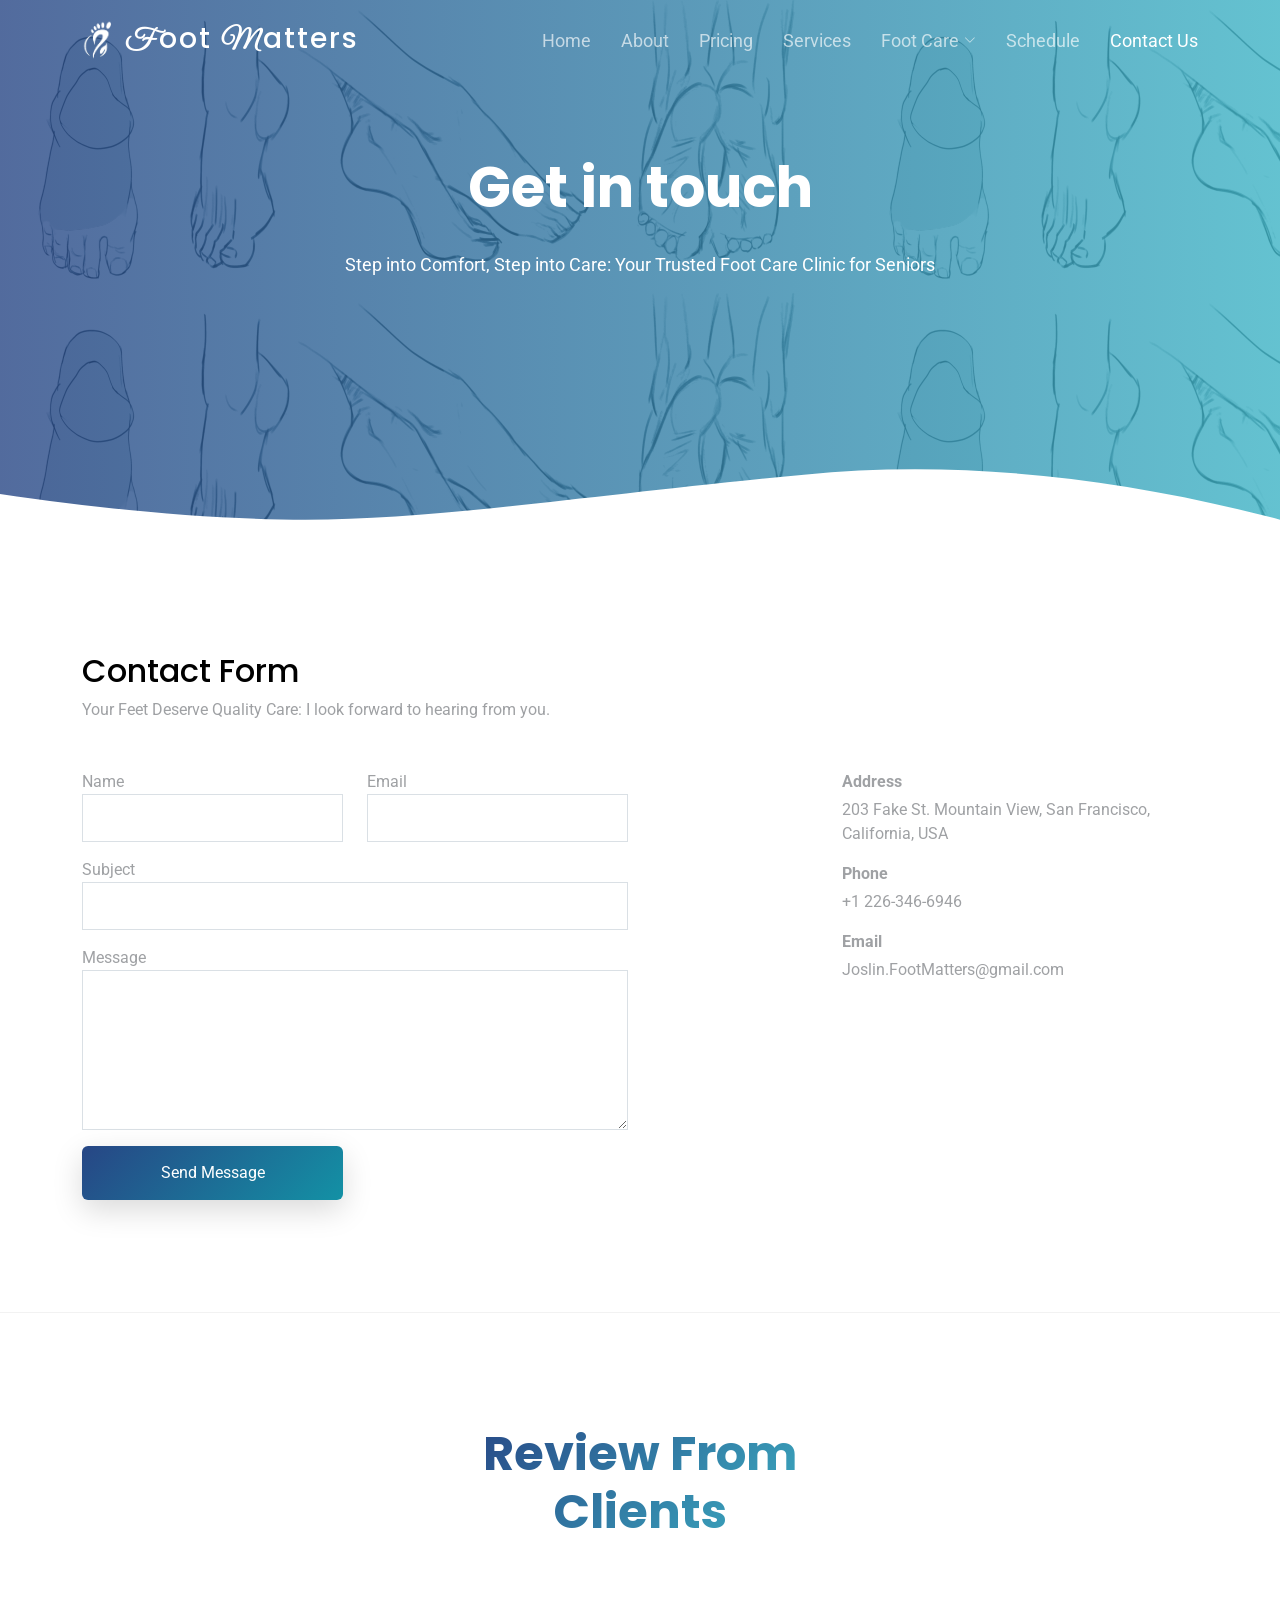
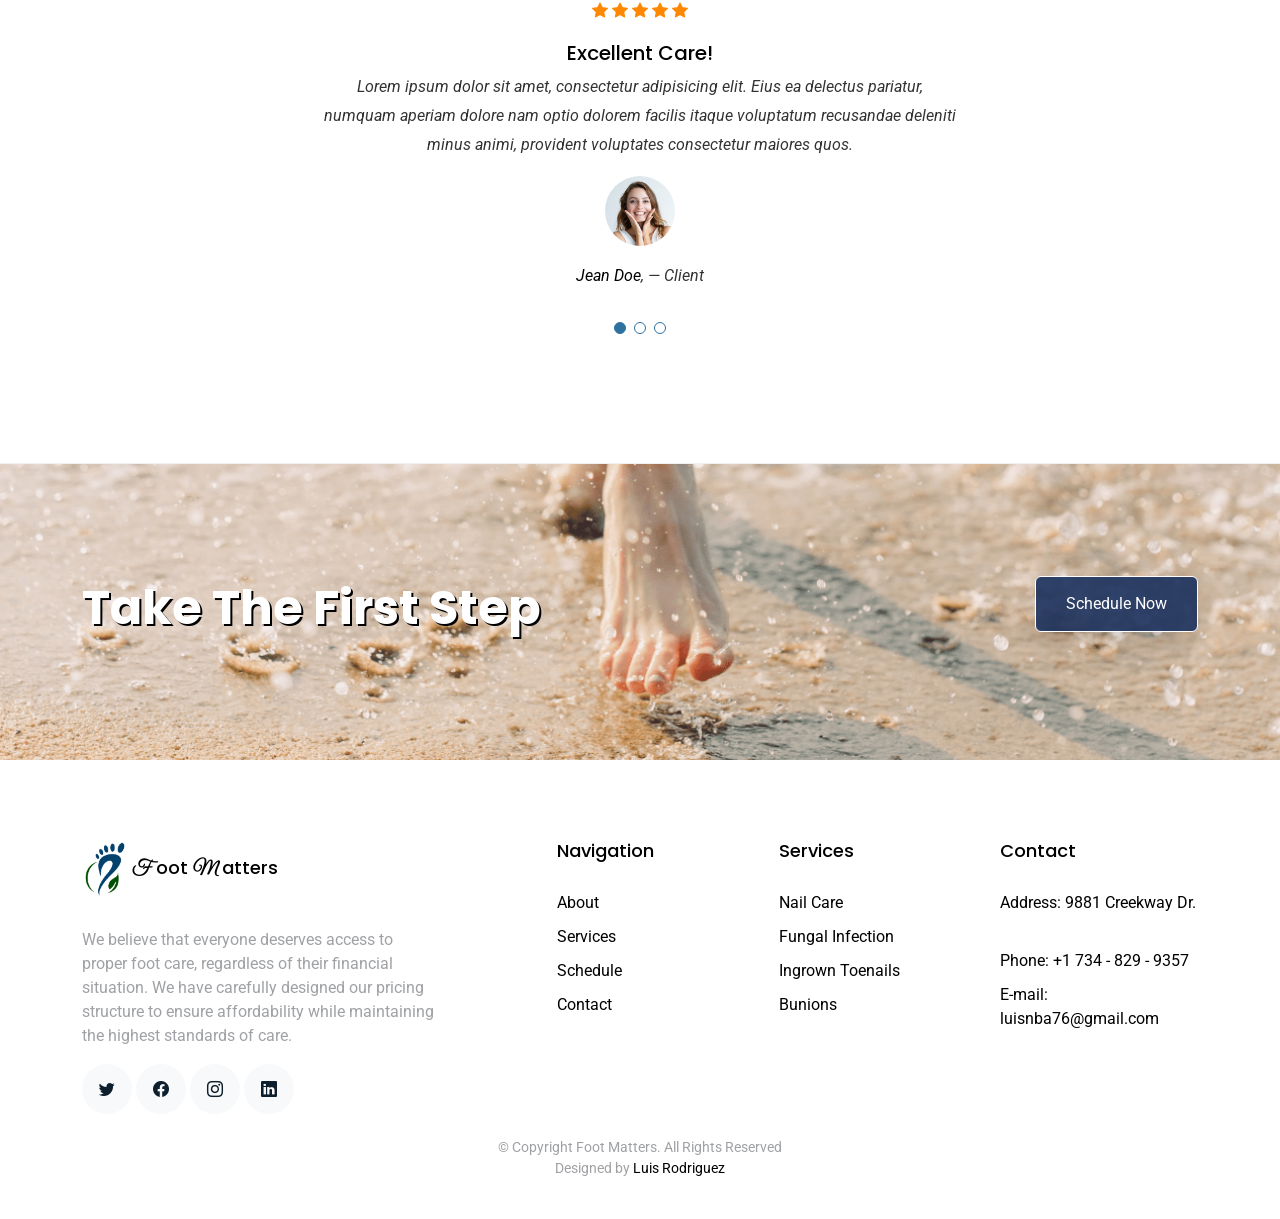
<file: footmatters/contact.html>
<!DOCTYPE html>
<html lang="en">

<head>
  <meta charset="utf-8">
  <meta content="width=device-width, initial-scale=1.0" name="viewport">

  <title>Foot matters | Home</title>
  <meta content="" name="description">
  <meta content="" name="keywords">

  <!-- Favicons -->
  <link href="assets/img/footlogoo1.png" rel="icon">
  <link href="assets/img/footlogoo1.png" rel="apple-touch-icon">

  <!-- Google Fonts -->
  <link href="https://fonts.googleapis.com/css?family=Roboto:300,300i,400,400i,500,500i,600,600i,700,700i|Poppins:300,300i,400,400i,500,500i,600,600i,700,700i" rel="stylesheet">
  <link rel="preconnect" href="https://fonts.googleapis.com">
<link rel="preconnect" href="https://fonts.gstatic.com" crossorigin>
<link href="https://fonts.googleapis.com/css2?family=Great+Vibes&display=swap" rel="stylesheet">

  <!-- Vendor CSS Files -->
  <link href="assets/vendor/aos/aos.css" rel="stylesheet">
  <link href="assets/vendor/bootstrap/css/bootstrap.min.css" rel="stylesheet">
  <link href="assets/vendor/bootstrap-icons/bootstrap-icons.css" rel="stylesheet">
  <link href="assets/vendor/boxicons/css/boxicons.min.css" rel="stylesheet">
  <link href="assets/vendor/swiper/swiper-bundle.min.css" rel="stylesheet">

  <!-- Template Main CSS File -->
  <link href="assets/css/style.css" rel="stylesheet">

  <!-- =======================================================
  Luis Rodriguez
  ======================================================== -->
</head>
<body>

  <!-- ======= Header ======= -->
  <header id="header" class="fixed-top d-flex align-items-center">
    <div class="container d-flex justify-content-between align-items-center">

      <div class="logo">
        <h1><a href="index.html"><img src="assets/img/whitelogo.png" alt="" class="img-fluid"></a>&nbsp;<a href="index.html"><span class="let">F</span>oot <span class="let">M</span>atters</a></h1>
        <!-- Uncomment below if you prefer to use an image logo -->
        
      </div>

      <nav id="navbar" class="navbar">
        <ul>
          <li><a href="index.html">Home</a></li>
          <li><a href="features.html">About</a></li>
          <li><a href="pricing.html">Pricing</a></li>
          <li><a href="blog.html">Services</a></li>
          <li class="dropdown"><a href="#"><span>Foot Care</span> <i class="bi bi-chevron-down"></i></a>
            <ul>
              <li><a href="#">Drop Down 1</a></li>
              <li class="dropdown"><a href="#"><span>Deep Drop Down</span> <i class="bi bi-chevron-right"></i></a>
                <ul>
                  <li><a href="#">Deep Drop Down 1</a></li>
                  <li><a href="#">Deep Drop Down 2</a></li>
                  <li><a href="#">Deep Drop Down 3</a></li>
                  <li><a href="#">Deep Drop Down 4</a></li>
                  <li><a href="#">Deep Drop Down 5</a></li>
                </ul>
              </li>
              <li><a href="#">Drop Down 2</a></li>
              <li><a href="#">Drop Down 3</a></li>
              <li><a href="#">Drop Down 4</a></li>
            </ul>
          </li>
          <li><a href="https://foot-matters.ca1.cliniko.com/users/sign_in">Schedule</a></li>
          <li><a class="active " href="contact.html">Contact Us</a></li>
        </ul>
        <i class="bi bi-list mobile-nav-toggle"></i>
      </nav><!-- .navbar -->

    </div>
  </header><!-- End Header -->

  <main id="main">

    <section class="hero-section inner-page">
      <div class="wave">

        <svg width="1920px" height="265px" viewBox="0 0 1920 265" version="1.1" xmlns="http://www.w3.org/2000/svg" xmlns:xlink="http://www.w3.org/1999/xlink">
          <g id="Page-1" stroke="none" stroke-width="1" fill="none" fill-rule="evenodd">
            <g id="Apple-TV" transform="translate(0.000000, -402.000000)" fill="#FFFFFF">
              <path d="M0,439.134243 C175.04074,464.89273 327.944386,477.771974 458.710937,477.771974 C654.860765,477.771974 870.645295,442.632362 1205.9828,410.192501 C1429.54114,388.565926 1667.54687,411.092417 1920,477.771974 L1920,667 L1017.15166,667 L0,667 L0,439.134243 Z" id="Path"></path>
            </g>
          </g>
        </svg>

      </div>

      <div class="container">
        <div class="row align-items-center">
          <div class="col-12">
            <div class="row justify-content-center">
              <div class="col-md-7 text-center hero-text">
                <h1 data-aos="fade-up" data-aos-delay="">Get in touch</h1>
                <p class="mb-5" data-aos="fade-up" data-aos-delay="100">Step into Comfort, Step into Care: Your Trusted Foot Care Clinic for Seniors</p>
              </div>
            </div>
          </div>
        </div>
      </div>

    </section>

    <section class="section">
      <div class="container">
        <div class="row mb-5 align-items-end">
          <div class="col-md-6" data-aos="fade-up">

            <h2>Contact Form</h2>
            <p class="mb-0">Your Feet Deserve Quality Care: I look forward to hearing from you.</p>
          </div>

        </div>

        <div class="row">
          <div class="col-md-4 ms-auto order-2" data-aos="fade-up">
            <ul class="list-unstyled">
              <li class="mb-3">
                <strong class="d-block mb-1">Address</strong>
                <span>203 Fake St. Mountain View, San Francisco, California, USA</span>
              </li>
              <li class="mb-3">
                <strong class="d-block mb-1">Phone</strong>
                <span>+1 226-346-6946</span>
              </li>
              <li class="mb-3">
                <strong class="d-block mb-1">Email</strong>
                <span>Joslin.FootMatters@gmail.com</span>
              </li>
            </ul>
          </div>

          <div class="col-md-6 mb-5 mb-md-0" data-aos="fade-up">
            <form action="forms/contact.php" method="post" role="form" class="php-email-form">

              <div class="row">
                <div class="col-md-6 form-group">
                  <label for="name">Name</label>
                  <input type="text" name="name" class="form-control" id="name" required>
                </div>
                <div class="col-md-6 form-group mt-3 mt-md-0">
                  <label for="name">Email</label>
                  <input type="email" class="form-control" name="email" id="email" required>
                </div>
                <div class="col-md-12 form-group mt-3">
                  <label for="name">Subject</label>
                  <input type="text" class="form-control" name="subject" id="subject" required>
                </div>
                <div class="col-md-12 form-group mt-3">
                  <label for="name">Message</label>
                  <textarea class="form-control" name="message" required></textarea>
                </div>

                <div class="col-md-12 mb-3">
                  <div class="loading">Loading</div>
                  <div class="error-message"></div>
                  <div class="sent-message">Your message has been sent. Thank you!</div>
                </div>

                <div class="col-md-6 form-group">
                  <input type="submit" class="btn btn-primary d-block w-100" value="Send Message">
                </div>
              </div>

            </form>
          </div>

        </div>
      </div>
    </section>

   <!-- ======= Testimonials Section ======= -->
   <section class="section border-top border-bottom">
    <div class="container">
      <div class="row justify-content-center text-center mb-5">
        <div class="col-md-4">
          <h2 class="section-heading">Review From Clients</h2>
        </div>
      </div>
      <div class="row justify-content-center text-center">
        <div class="col-md-7">

          <div class="testimonials-slider swiper" data-aos="fade-up" data-aos-delay="100">
            <div class="swiper-wrapper">

              <div class="swiper-slide">
                <div class="review text-center">
                  <p class="stars">
                    <span class="bi bi-star-fill"></span>
                    <span class="bi bi-star-fill"></span>
                    <span class="bi bi-star-fill"></span>
                    <span class="bi bi-star-fill"></span>
                    <span class="bi bi-star-fill"></span>
                  </p>
                  <h3>Excellent Care!</h3>
                  <blockquote>
                    <p>Lorem ipsum dolor sit amet, consectetur adipisicing elit. Eius ea delectus pariatur, numquam
                      aperiam dolore nam optio dolorem facilis itaque voluptatum recusandae deleniti minus animi,
                      provident voluptates consectetur maiores quos.</p>
                  </blockquote>

                  <p class="review-user">
                    <img src="assets/img/person_1.jpg" alt="Image" class="img-fluid rounded-circle mb-3">
                    <span class="d-block">
                      <span class="text-black">Jean Doe</span>, &mdash; Client
                    </span>
                  </p>

                </div>
              </div><!-- End testimonial item -->

              <div class="swiper-slide">
                <div class="review text-center">
                  <p class="stars">
                    <span class="bi bi-star-fill"></span>
                    <span class="bi bi-star-fill"></span>
                    <span class="bi bi-star-fill"></span>
                    <span class="bi bi-star-fill"></span>
                    <span class="bi bi-star-fill muted"></span>
                  </p>
                  <h3>Great and Gentle Care.</h3>
                  <blockquote>
                    <p>Lorem ipsum dolor sit amet, consectetur adipisicing elit. Eius ea delectus pariatur, numquam
                      aperiam dolore nam optio dolorem facilis itaque voluptatum recusandae deleniti minus animi,
                      provident voluptates consectetur maiores quos.</p>
                  </blockquote>

                  <p class="review-user">
                    <img src="assets/img/person_2.jpg" alt="Image" class="img-fluid rounded-circle mb-3">
                    <span class="d-block">
                      <span class="text-black">Johan Smith</span>, &mdash; Client
                    </span>
                  </p>

                </div>
              </div><!-- End testimonial item -->

              <div class="swiper-slide">
                <div class="review text-center">
                  <p class="stars">
                    <span class="bi bi-star-fill"></span>
                    <span class="bi bi-star-fill"></span>
                    <span class="bi bi-star-fill"></span>
                    <span class="bi bi-star-fill"></span>
                    <span class="bi bi-star-fill muted"></span>
                  </p>
                  <h3>Awesome and Friendly Staff</h3>
                  <blockquote>
                    <p>Lorem ipsum dolor sit amet, consectetur adipisicing elit. Eius ea delectus pariatur, numquam
                      aperiam dolore nam optio dolorem facilis itaque voluptatum recusandae deleniti minus animi,
                      provident voluptates consectetur maiores quos.</p>
                  </blockquote>

                  <p class="review-user">
                    <img src="assets/img/person_3.jpg" alt="Image" class="img-fluid rounded-circle mb-3">
                    <span class="d-block">
                      <span class="text-black">Jean Thunberg</span>, &mdash; client
                    </span>
                  </p>

                </div>
              </div><!-- End testimonial item -->

            </div>
            <div class="swiper-pagination"></div>
          </div>
        </div>
      </div>
    </div>
  </section><!-- End Testimonials Section -->

    <!-- ======= CTA Section ======= -->
    <section class="section cta-section">
      <div class="container">
        <div class="row align-items-center">
          <div class="col-md-6 me-auto text-center text-md-start mb-5 mb-md-0">
            <h2>Take The First Step</h2>
          </div>
          <div class="col-md-5 text-center text-md-end">
            <p><a href="https://foot-matters.ca1.cliniko.com/users/sign_in" class="btn btn-primary">Schedule Now</a></p>
          </div>
        </div>
      </div>
    </section><!-- End CTA Section -->

  </main><!-- End #main -->

  <!-- ======= Footer ======= -->
  <footer class="footer" role="contentinfo">
    <div class="container">
      <div class="row">
        <div class="col-md-4 mb-4 mb-md-0">
          <h3><img src="assets/img/footlogoo.png" alt="" class="logo1"><a href="index.html"><span class="let">F</span>oot <span class="let">M</span>atters</a></h3>
          <p>  We believe that everyone deserves access to proper foot care, 
            regardless of their financial situation. 
            We have carefully designed our pricing structure to ensure 
            affordability while maintaining the highest standards of care.</p>
          <p class="social">
            <a href="#"><span class="bi bi-twitter"></span></a>
            <a href="#"><span class="bi bi-facebook"></span></a>
            <a href="#"><span class="bi bi-instagram"></span></a>
            <a href="#"><span class="bi bi-linkedin"></span></a>
          </p>
        </div>
        <div class="col-md-7 ms-auto">
          <div class="row site-section pt-0">
            <div class="col-md-4 mb-4 mb-md-0">
              <h3>Navigation</h3>
              <ul class="list-unstyled">
                <li><a href="features.html">About</a></li>
                <li><a href="blog.html">Services</a></li>
                <li><a href="https://foot-matters.ca1.cliniko.com/users/sign_in">Schedule</a></li>
                <li><a href="contact.html">Contact</a></li>
              </ul>
            </div>
            <div class="col-md-4 mb-4 mb-md-0">
              <h3>Services</h3>
              <ul class="list-unstyled">
                <li><a href="#">Nail Care</a></li>
                <li><a href="#">Fungal Infection</a></li>
                <li><a href="#">Ingrown Toenails</a></li>
                <li><a href="#">Bunions</a></li>
              </ul>
            </div>
            <div class="col-md-4 mb-4 mb-md-0">
              <h3>Contact</h3>
              <ul class="list-unstyled">
                <li><a href="contact.html">Address: 9881 Creekway Dr.</a></li>

                <br/>
              
                <li><a href="contact.html">Phone: +1 734 - 829 - 9357</a></li>
                
                <li><a href="contact.html">E-mail: <span>luisnba76@gmail.com</span></a></li>
              </ul>
            </div>
          </div>
        </div>
      </div>

      <div class="row justify-content-center text-center">
        <div class="col-md-7">
          <p class="copyright">&copy; Copyright Foot Matters. All Rights Reserved</p>
          <div class="credits">
            <!--
            Luis Rodriguez
          -->
            Designed by <a href="https://luis-portfolio-main.netlify.app/">Luis Rodriguez</a>
          </div>
        </div>
      </div>

    </div>
  </footer>

  <a href="#" class="back-to-top d-flex align-items-center justify-content-center"><i class="bi bi-arrow-up-short"></i></a>

  <!-- Vendor JS Files -->
  <script src="assets/vendor/aos/aos.js"></script>
  <script src="assets/vendor/bootstrap/js/bootstrap.bundle.min.js"></script>
  <script src="assets/vendor/swiper/swiper-bundle.min.js"></script>
  <script src="assets/vendor/php-email-form/validate.js"></script>

  <!-- Template Main JS File -->
  <script src="assets/js/main.js"></script>

</body>

</html>
</file>
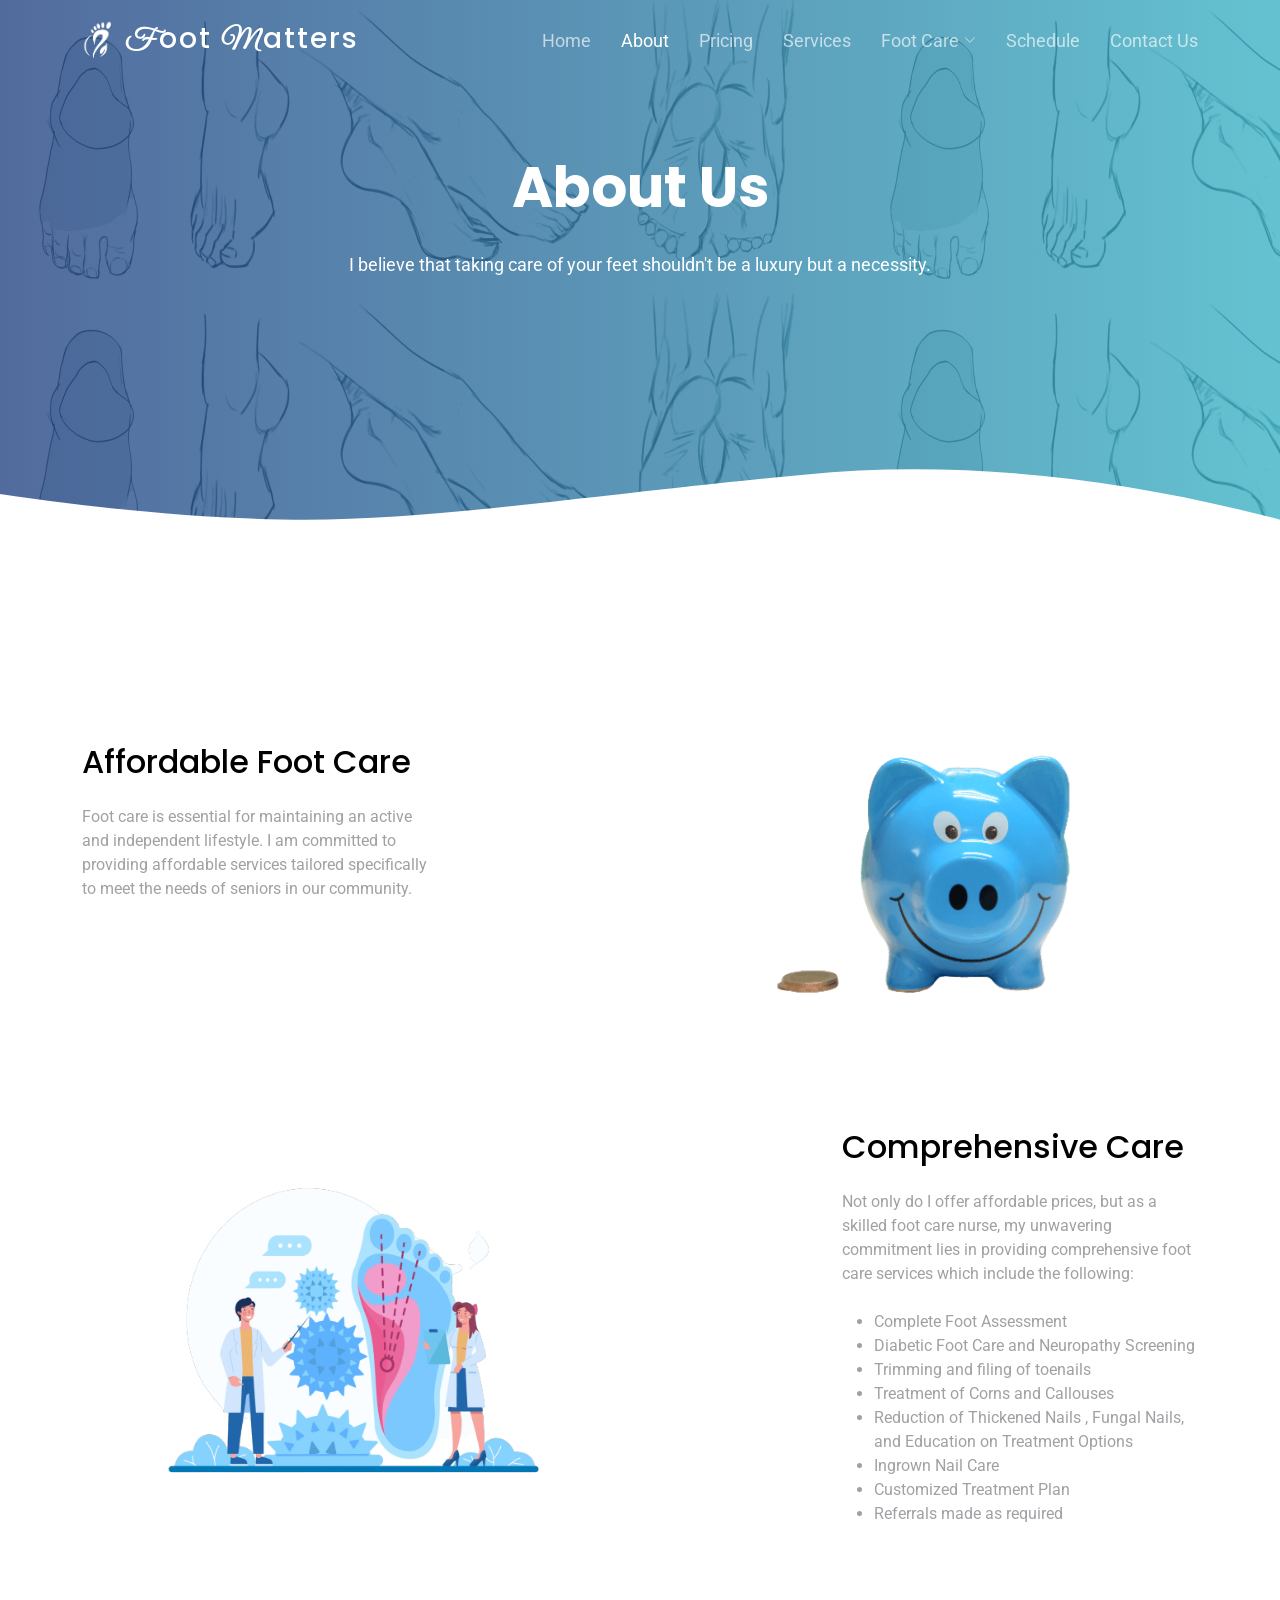
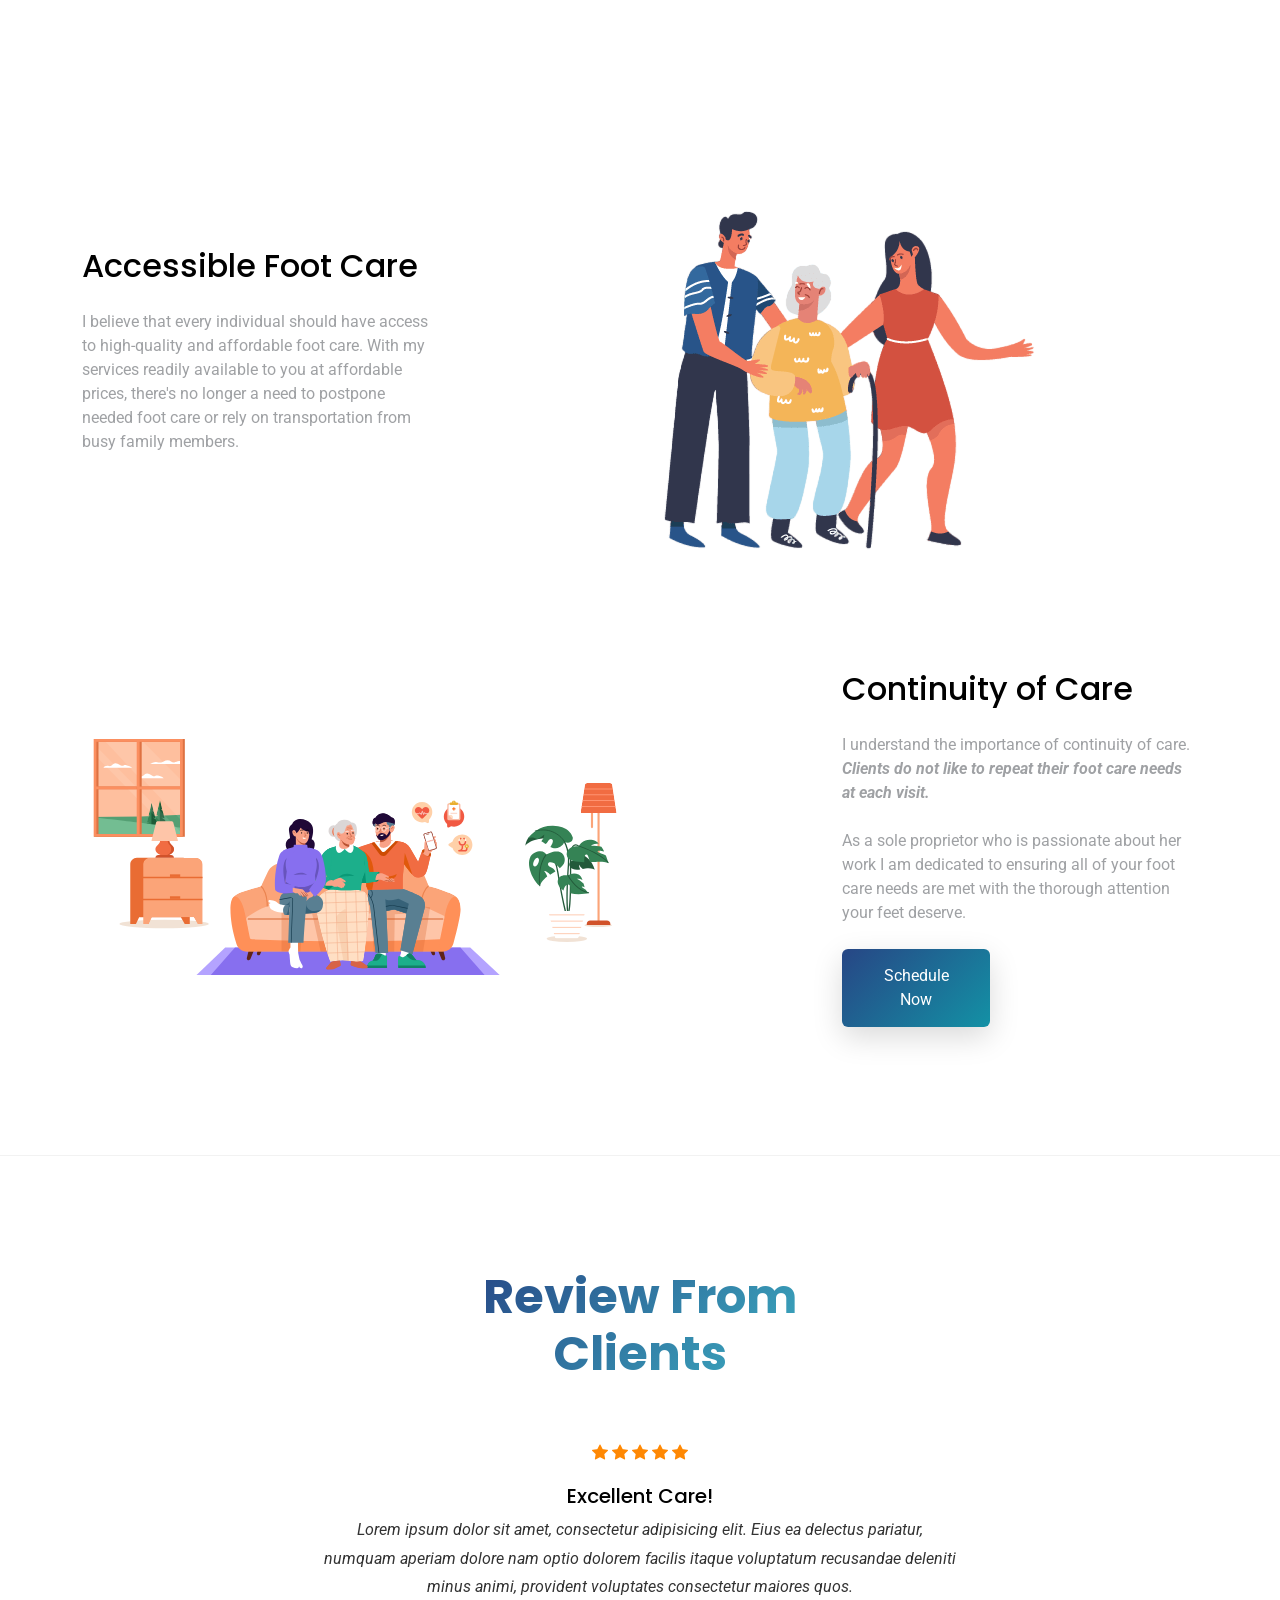
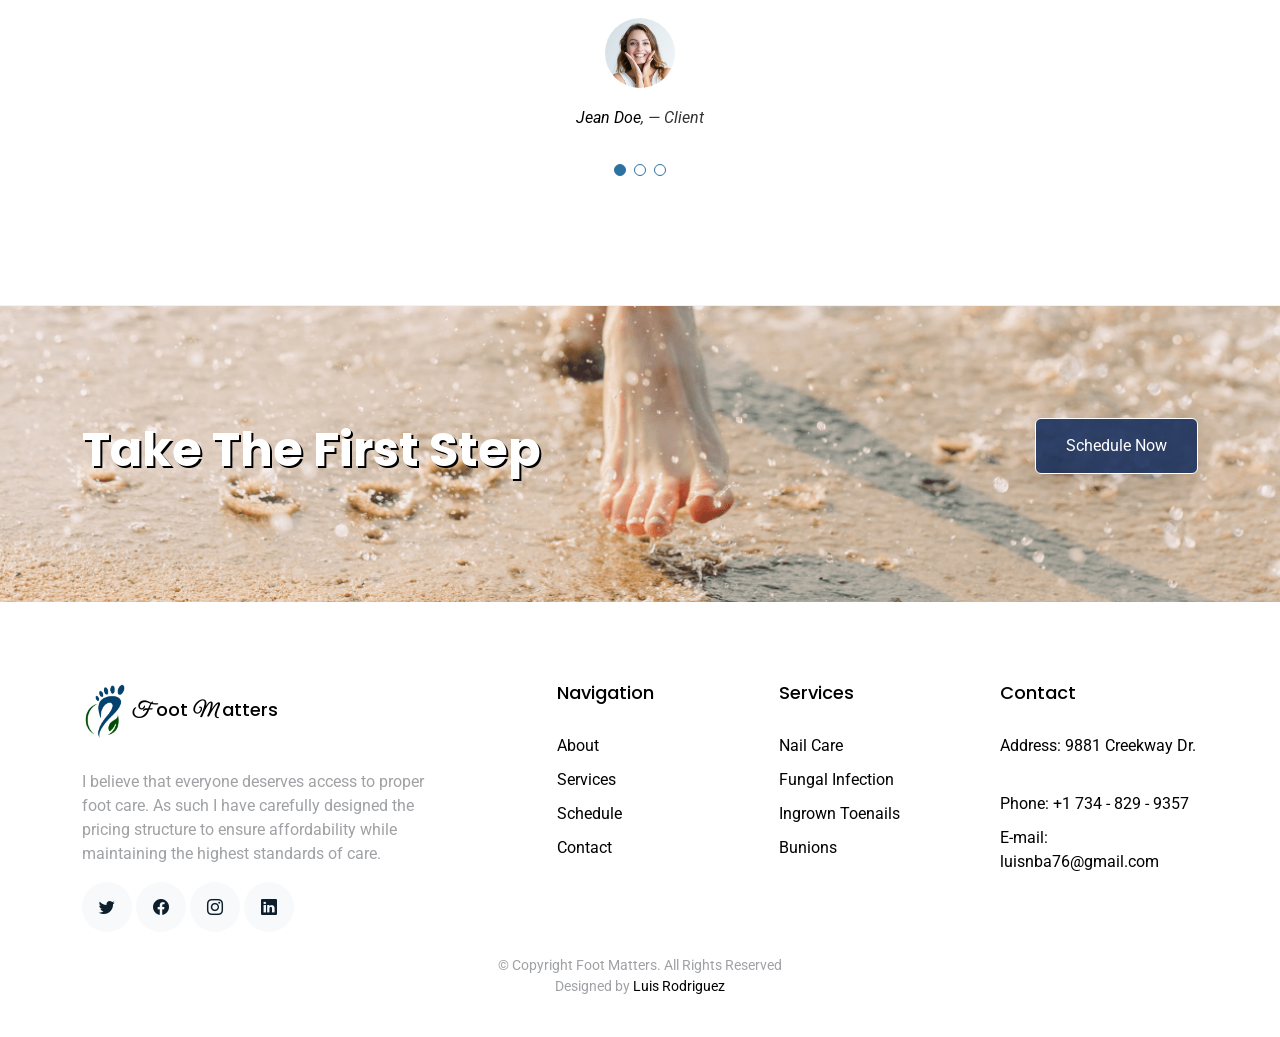
<file: footmatters/features.html>
<!DOCTYPE html>
<html lang="en">

<head>
  <meta charset="utf-8">
  <meta content="width=device-width, initial-scale=1.0" name="viewport">

  <title>Foot Matters | About</title>
  <meta content="" name="description">
  <meta content="" name="keywords">

  <!-- Favicons -->
  <link href="assets/img/footlogoo1.png" rel="icon">
  <link href="assets/img/footlogoo1.png" rel="apple-touch-icon">

  <!-- Google Fonts -->
  <link href="https://fonts.googleapis.com/css?family=Roboto:300,300i,400,400i,500,500i,600,600i,700,700i|Poppins:300,300i,400,400i,500,500i,600,600i,700,700i" rel="stylesheet">
  <link rel="preconnect" href="https://fonts.googleapis.com">
<link rel="preconnect" href="https://fonts.gstatic.com" crossorigin>
<link href="https://fonts.googleapis.com/css2?family=Great+Vibes&display=swap" rel="stylesheet">

  <!-- Vendor CSS Files -->
  <link href="assets/vendor/aos/aos.css" rel="stylesheet">
  <link href="assets/vendor/bootstrap/css/bootstrap.min.css" rel="stylesheet">
  <link href="assets/vendor/bootstrap-icons/bootstrap-icons.css" rel="stylesheet">
  <link href="assets/vendor/boxicons/css/boxicons.min.css" rel="stylesheet">
  <link href="assets/vendor/swiper/swiper-bundle.min.css" rel="stylesheet">

  <!-- Template Main CSS File -->
  <link href="assets/css/style.css" rel="stylesheet">

  <!-- =======================================================
  Luis Rodriguez
  ======================================================== -->
</head>

<body>

  <!-- ======= Header ======= -->
  <header id="header" class="fixed-top d-flex align-items-center">
    <div class="container d-flex justify-content-between align-items-center">

      <div class="logo">
        <h1><a href="index.html"><img src="assets/img/whitelogo.png" alt="" class="img-fluid"></a>&nbsp;<a href="index.html"><span class="let">F</span>oot <span class="let">M</span>atters</a></h1>
        <!-- Uncomment below if you prefer to use an image logo -->
        
      </div>

      <nav id="navbar" class="navbar">
        <ul>
          <li><a href="index.html">Home</a></li>
          <li><a class="active " href="features.html">About</a></li>
          <li><a href="pricing.html">Pricing</a></li>
          <li><a href="blog.html">Services</a></li>
          <li class="dropdown"><a href="#"><span>Foot Care</span> <i class="bi bi-chevron-down"></i></a>
            <ul>
              <li><a href="#">Fungal Infection</a></li>
              <li class="dropdown"><a href="#"><span>Nail Care</span> <i class="bi bi-chevron-right"></i></a>
                <ul>
                  <li><a href="#">Ingrown Nails</a></li>
                  <li><a href="#">Diabetic Nail trim</a></li>
                  <li><a href="#">Overgrown Nails</a></li>
                  <li><a href="#">Nail Trim</a></li>
                  <li><a href="#">Deep Drop Down 5</a></li>
                </ul>
              </li>
              <li><a href="#">Callus</a></li>
              <li><a href="#">Bunions</a></li>
              <li><a href="#">Infections</a></li>
            </ul>
          </li>
          <li><a href="https://foot-matters.ca1.cliniko.com/users/sign_in">Schedule</a></li>
          <li><a href="contact.html">Contact Us</a></li>
        </ul>
        <i class="bi bi-list mobile-nav-toggle"></i>
      </nav><!-- .navbar -->

    </div>
  </header><!-- End Header -->

  <main id="main">

    <!-- ======= Features Section ======= -->

    <section class="hero-section inner-page">
      <div class="wave">

        <svg width="1920px" height="265px" viewBox="0 0 1920 265" version="1.1" xmlns="http://www.w3.org/2000/svg" xmlns:xlink="http://www.w3.org/1999/xlink">
          <g id="Page-1" stroke="none" stroke-width="1" fill="none" fill-rule="evenodd">
            <g id="Apple-TV" transform="translate(0.000000, -402.000000)" fill="#FFFFFF">
              <path d="M0,439.134243 C175.04074,464.89273 327.944386,477.771974 458.710937,477.771974 C654.860765,477.771974 870.645295,442.632362 1205.9828,410.192501 C1429.54114,388.565926 1667.54687,411.092417 1920,477.771974 L1920,667 L1017.15166,667 L0,667 L0,439.134243 Z" id="Path"></path>
            </g>
          </g>
        </svg>

      </div>

      <div class="container">
        <div class="row align-items-center">
          <div class="col-12">
            <div class="row justify-content-center">
              <div class="col-md-7 text-center hero-text">
                <h1 data-aos="fade-up" data-aos-delay="">About Us</h1>
                <p class="mb-5" data-aos="fade-up" data-aos-delay="100">I believe that taking care of your feet shouldn't be a luxury but a necessity.</p>
              </div>
            </div>
          </div>
        </div>
      </div>

    </section>

    <section class="section pb-0">
      <div class="container">
        <div class="row align-items-center">
          <div class="col-md-4 me-auto">
            <h2 class="mb-4">Affordable Foot Care</h2>
            <p class="mb-4">
              Foot care is essential for maintaining an active and independent lifestyle. I am
              committed to providing affordable services tailored specifically to meet the needs of
              seniors in our community.
            </p>
            
          </div>
          <div class="col-md-6" data-aos="fade-left">
            <img src="assets/img/pigbank2.png" alt="Image" class="img-fluid">
          </div>
        </div>
      </div>
    </section>

    <section class="section">
      <div class="container">
        <div class="row align-items-center">
          <div class="col-md-4 ms-auto order-2">
            <h2 class="mb-4">Comprehensive Care</h2>
            <p class="mb-4">
              
              Not only do I offer affordable prices, but as a skilled foot care nurse, my unwavering
              commitment lies in providing comprehensive foot care services which include the following: 
              <ul>
                <li>Complete Foot Assessment</li>
                <li>Diabetic Foot Care and Neuropathy Screening</li>
                <li>Trimming and filing of toenails</li>
                <li>Treatment of Corns and Callouses</li>
                <li>Reduction of Thickened Nails , Fungal Nails, and Education on Treatment Options</li>
                <li>Ingrown Nail Care</li>
                <li>Customized Treatment Plan</li>
                <li>Referrals made as required</li>
              </ul>
            </p>
           
            <!-- <p><a href="#">Read More</a></p> -->
          </div>
          <div class="col-md-6" data-aos="fade-right">
            <img src="assets/img/ortahtic.png" alt="Image" class="img-fluid">
          </div>
        </div>
      </div>
    </section>

    <section class="section pb-0">
      <div class="container">
        <div class="row align-items-center">
          <div class="col-md-4 me-auto">
            <h2 class="mb-4">Accessible Foot Care</h2>
            <p class="mb-4">
              I believe that every individual should have access to high-quality and affordable foot care. With
              my services readily available to you at affordable prices, there&#39;s no longer a need to postpone
              needed foot care or rely on transportation from busy family members.
            </p>
            <!-- <p><a href="#">Read More</a></p> -->
          </div>
          <div class="col-md-6" data-aos="fade-left">
            <img src="assets/img/access1-min.png" alt="Image" class="img-fluid">
          </div>
        </div>
      </div>
    </section>

    <section class="section">
      <div class="container">
        <div class="row align-items-center">
          <div class="col-md-4 ms-auto order-2">
            <h2 class="mb-4">Continuity of Care</h2>
            <p class="mb-4">
              I understand the importance of continuity of care. <strong><em>Clients do not like to repeat their
                foot care needs at each visit.</em></strong>
              <br/>
              <br/>
              As a sole proprietor who is passionate about her work I am dedicated to ensuring all of
your foot care needs are met with the thorough attention your feet deserve.
            </p>

            <div class="col-md-5 text-center text-md-end">
              <p><a href="https://foot-matters.ca1.cliniko.com/users/sign_in" class="btn btn-primary">Schedule Now</a></p>
            </div>

            <!-- <p><a href="https://foot-matters.ca1.cliniko.com/users/sign_in" target="_blank"><strong>Schedule With Us Now</strong></a></p> -->
          </div>
          <div class="col-md-6" data-aos="fade-right">
            <img src="assets/img/welcome.svg" alt="Image" class="img-fluid">
          </div>
        </div>
      </div>
    </section>

    <!-- ======= Testimonials Section ======= -->
    <section class="section border-top border-bottom">
      <div class="container">
        <div class="row justify-content-center text-center mb-5">
          <div class="col-md-4">
            <h2 class="section-heading">Review From Clients</h2>
          </div>
        </div>
        <div class="row justify-content-center text-center">
          <div class="col-md-7">

            <div class="testimonials-slider swiper" data-aos="fade-up" data-aos-delay="100">
              <div class="swiper-wrapper">

                <div class="swiper-slide">
                  <div class="review text-center">
                    <p class="stars">
                      <span class="bi bi-star-fill"></span>
                      <span class="bi bi-star-fill"></span>
                      <span class="bi bi-star-fill"></span>
                      <span class="bi bi-star-fill"></span>
                      <span class="bi bi-star-fill"></span>
                    </p>
                    <h3>Excellent Care!</h3>
                    <blockquote>
                      <p>Lorem ipsum dolor sit amet, consectetur adipisicing elit. Eius ea delectus pariatur, numquam
                        aperiam dolore nam optio dolorem facilis itaque voluptatum recusandae deleniti minus animi,
                        provident voluptates consectetur maiores quos.</p>
                    </blockquote>

                    <p class="review-user">
                      <img src="assets/img/person_1.jpg" alt="Image" class="img-fluid rounded-circle mb-3">
                      <span class="d-block">
                        <span class="text-black">Jean Doe</span>, &mdash; Client
                      </span>
                    </p>

                  </div>
                </div><!-- End testimonial item -->

                <div class="swiper-slide">
                  <div class="review text-center">
                    <p class="stars">
                      <span class="bi bi-star-fill"></span>
                      <span class="bi bi-star-fill"></span>
                      <span class="bi bi-star-fill"></span>
                      <span class="bi bi-star-fill"></span>
                      <span class="bi bi-star-fill muted"></span>
                    </p>
                    <h3>Great and Gentle Care.</h3>
                    <blockquote>
                      <p>Lorem ipsum dolor sit amet, consectetur adipisicing elit. Eius ea delectus pariatur, numquam
                        aperiam dolore nam optio dolorem facilis itaque voluptatum recusandae deleniti minus animi,
                        provident voluptates consectetur maiores quos.</p>
                    </blockquote>

                    <p class="review-user">
                      <img src="assets/img/person_2.jpg" alt="Image" class="img-fluid rounded-circle mb-3">
                      <span class="d-block">
                        <span class="text-black">Johan Smith</span>, &mdash; Client
                      </span>
                    </p>

                  </div>
                </div><!-- End testimonial item -->

                <div class="swiper-slide">
                  <div class="review text-center">
                    <p class="stars">
                      <span class="bi bi-star-fill"></span>
                      <span class="bi bi-star-fill"></span>
                      <span class="bi bi-star-fill"></span>
                      <span class="bi bi-star-fill"></span>
                      <span class="bi bi-star-fill muted"></span>
                    </p>
                    <h3>Awesome and Friendly Staff</h3>
                    <blockquote>
                      <p>Lorem ipsum dolor sit amet, consectetur adipisicing elit. Eius ea delectus pariatur, numquam
                        aperiam dolore nam optio dolorem facilis itaque voluptatum recusandae deleniti minus animi,
                        provident voluptates consectetur maiores quos.</p>
                    </blockquote>

                    <p class="review-user">
                      <img src="assets/img/person_3.jpg" alt="Image" class="img-fluid rounded-circle mb-3">
                      <span class="d-block">
                        <span class="text-black">Jean Thunberg</span>, &mdash; client
                      </span>
                    </p>

                  </div>
                </div><!-- End testimonial item -->

              </div>
              <div class="swiper-pagination"></div>
            </div>
          </div>
        </div>
      </div>
    </section><!-- End Testimonials Section -->

    <!-- ======= CTA Section ======= -->
    <section class="section cta-section">
      <div class="container">
        <div class="row align-items-center">
          <div class="col-md-6 me-auto text-center text-md-start mb-5 mb-md-0">
            <h2>Take The First Step</h2>
          </div>
          <div class="col-md-5 text-center text-md-end">
            <p><a href="https://foot-matters.ca1.cliniko.com/users/sign_in" class="btn btn-primary">Schedule Now</a></p>
          </div>
        </div>
      </div>
    </section><!-- End CTA Section -->

  </main><!-- End #main -->

  <!-- ======= Footer ======= -->
  <footer class="footer" role="contentinfo">
    <div class="container">
      <div class="row">
        <div class="col-md-4 mb-4 mb-md-0">
          <h3><img src="assets/img/footlogoo.png" alt="" class="logo1"><a href="index.html"><span class="let">F</span>oot <span class="let">M</span>atters</a></h3>
          <p>  
            I believe that everyone deserves access to proper foot care.  
            As such I have carefully designed the pricing structure to ensure 
            affordability while maintaining the highest standards of care.
          </p>
          <p class="social">
            <a href="#"><span class="bi bi-twitter"></span></a>
            <a href="#"><span class="bi bi-facebook"></span></a>
            <a href="#"><span class="bi bi-instagram"></span></a>
            <a href="#"><span class="bi bi-linkedin"></span></a>
          </p>
        </div>
        <div class="col-md-7 ms-auto">
          <div class="row site-section pt-0">
            <div class="col-md-4 mb-4 mb-md-0">
              <h3>Navigation</h3>
              <ul class="list-unstyled">
                <li><a href="features.html">About</a></li>
                <li><a href="blog.html">Services</a></li>
                <li><a href="https://foot-matters.ca1.cliniko.com/users/sign_in">Schedule</a></li>
                <li><a href="contact.html">Contact</a></li>
              </ul>
            </div>
            <div class="col-md-4 mb-4 mb-md-0">
              <h3>Services</h3>
              <ul class="list-unstyled">
                <li><a href="#">Nail Care</a></li>
                <li><a href="#">Fungal Infection</a></li>
                <li><a href="#">Ingrown Toenails</a></li>
                <li><a href="#">Bunions</a></li>
              </ul>
            </div>
            <div class="col-md-4 mb-4 mb-md-0">
              <h3>Contact</h3>
              <ul class="list-unstyled">
                <li><a href="contact.html">Address: 9881 Creekway Dr.</a></li>

                <br/>
              
                <li><a href="contact.html">Phone: +1 734 - 829 - 9357</a></li>
                
                <li><a href="contact.html">E-mail: <span>luisnba76@gmail.com</span></a></li>
              </ul>
            </div>
          </div>
        </div>
      </div>

      <div class="row justify-content-center text-center">
        <div class="col-md-7">
          <p class="copyright">&copy; Copyright Foot Matters. All Rights Reserved</p>
          <div class="credits">
            <!--
            Luis Rodriguez
          -->
            Designed by <a href="https://luis-portfolio-main.netlify.app/">Luis Rodriguez</a>
          </div>
        </div>
      </div>

    </div>
  </footer>

  <a href="#" class="back-to-top d-flex align-items-center justify-content-center"><i class="bi bi-arrow-up-short"></i></a>

  <!-- Vendor JS Files -->
  <script src="assets/vendor/aos/aos.js"></script>
  <script src="assets/vendor/bootstrap/js/bootstrap.bundle.min.js"></script>
  <script src="assets/vendor/swiper/swiper-bundle.min.js"></script>
  <script src="assets/vendor/php-email-form/validate.js"></script>

  <!-- Template Main JS File -->
  <script src="assets/js/main.js"></script>

</body>

</html>
</file>
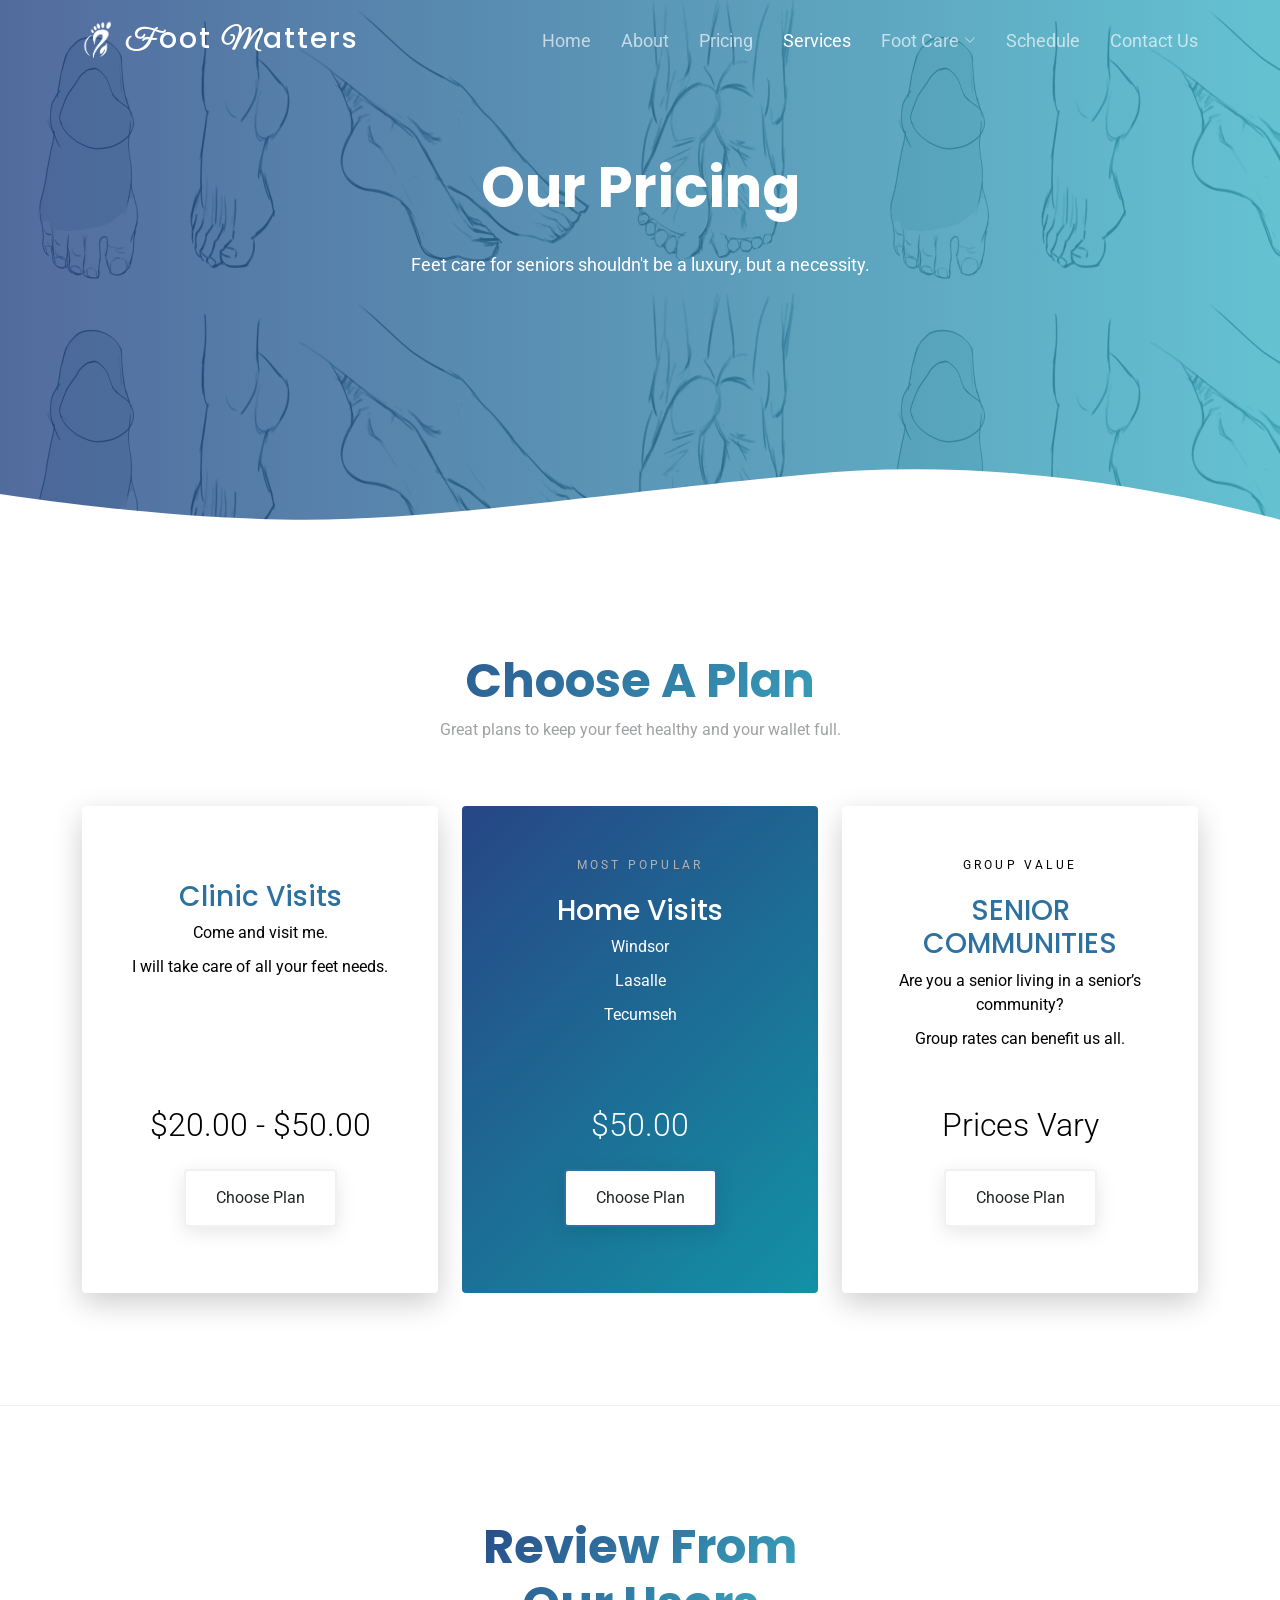
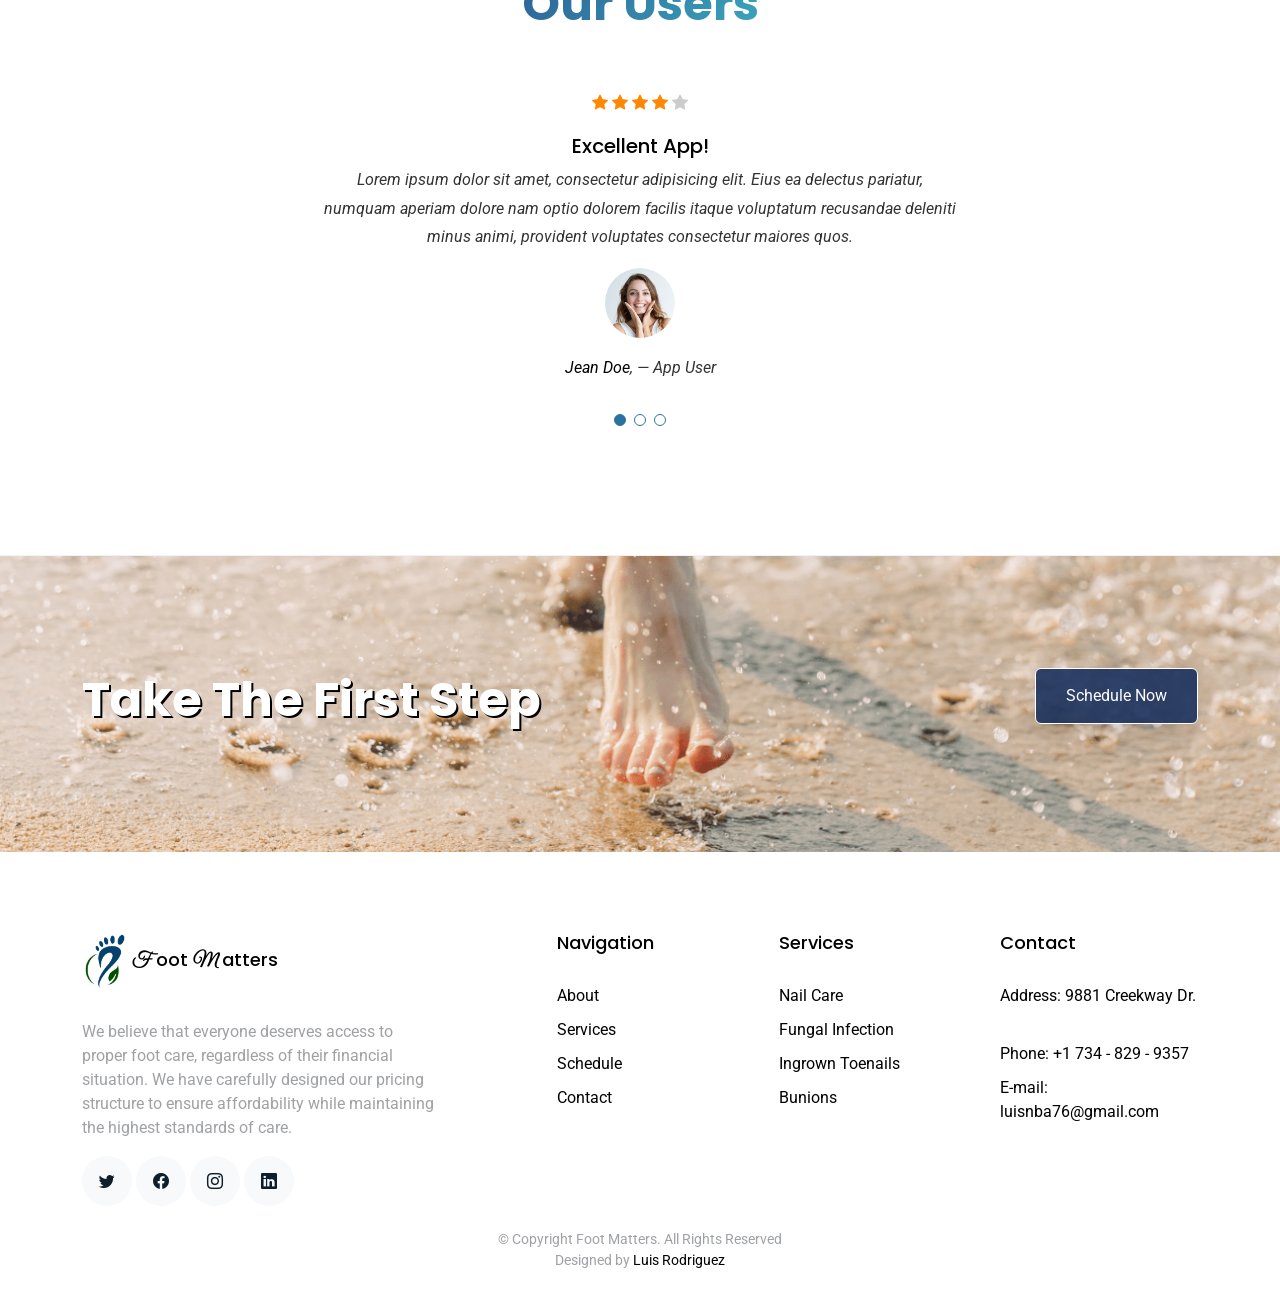
<file: footmatters/pricing.html>
<!DOCTYPE html>
<html lang="en">

<head>
  <meta charset="utf-8">
  <meta content="width=device-width, initial-scale=1.0" name="viewport">

  <title>Foot matters | Home</title>
  <meta content="" name="description">
  <meta content="" name="keywords">

  <!-- Favicons -->
  <link href="assets/img/footlogoo1.png" rel="icon">
  <link href="assets/img/footlogoo1.png" rel="apple-touch-icon">

  <!-- Google Fonts -->
  <link href="https://fonts.googleapis.com/css?family=Roboto:300,300i,400,400i,500,500i,600,600i,700,700i|Poppins:300,300i,400,400i,500,500i,600,600i,700,700i" rel="stylesheet">
  <link rel="preconnect" href="https://fonts.googleapis.com">
<link rel="preconnect" href="https://fonts.gstatic.com" crossorigin>
<link href="https://fonts.googleapis.com/css2?family=Great+Vibes&display=swap" rel="stylesheet">

  <!-- Vendor CSS Files -->
  <link href="assets/vendor/aos/aos.css" rel="stylesheet">
  <link href="assets/vendor/bootstrap/css/bootstrap.min.css" rel="stylesheet">
  <link href="assets/vendor/bootstrap-icons/bootstrap-icons.css" rel="stylesheet">
  <link href="assets/vendor/boxicons/css/boxicons.min.css" rel="stylesheet">
  <link href="assets/vendor/swiper/swiper-bundle.min.css" rel="stylesheet">

  <!-- Template Main CSS File -->
  <link href="assets/css/style.css" rel="stylesheet">

  <!-- =======================================================
  Luis Rodriguez
  ======================================================== -->
</head>

<body>

  <!-- ======= Header ======= -->
  <header id="header" class="fixed-top d-flex align-items-center">
    <div class="container d-flex justify-content-between align-items-center">

      <div class="logo">
        <h1><a href="index.html"><img src="assets/img/whitelogo.png" alt="" class="img-fluid"></a>&nbsp;<a href="index.html"><span class="let">F</span>oot <span class="let">M</span>atters</a></h1>
        <!-- Uncomment below if you prefer to use an image logo -->
        
      </div>

      <nav id="navbar" class="navbar">
        <ul>
          <li><a href="index.html">Home</a></li>
          <li><a href="features.html">About</a></li>
          <li><a href="pricing.html">Pricing</a></li>
          <li><a class="active " href="blog.html">Services</a></li>
          <li class="dropdown"><a href="#"><span>Foot Care</span> <i class="bi bi-chevron-down"></i></a>
            <ul>
              <li><a href="#">Drop Down 1</a></li>
              <li class="dropdown"><a href="#"><span>Deep Drop Down</span> <i class="bi bi-chevron-right"></i></a>
                <ul>
                  <li><a href="#">Deep Drop Down 1</a></li>
                  <li><a href="#">Deep Drop Down 2</a></li>
                  <li><a href="#">Deep Drop Down 3</a></li>
                  <li><a href="#">Deep Drop Down 4</a></li>
                  <li><a href="#">Deep Drop Down 5</a></li>
                </ul>
              </li>
              <li><a href="#">Drop Down 2</a></li>
              <li><a href="#">Drop Down 3</a></li>
              <li><a href="#">Drop Down 4</a></li>
            </ul>
          </li>
          <li><a href="https://foot-matters.ca1.cliniko.com/users/sign_in">Schedule</a></li>
          <li><a href="contact.html">Contact Us</a></li>
        </ul>
        <i class="bi bi-list mobile-nav-toggle"></i>
      </nav><!-- .navbar -->

    </div>
  </header><!-- End Header -->

  <main id="main">

    <!-- ======= FeatPricingures Section ======= -->
    <div class="hero-section inner-page">
      <div class="wave">

        <svg width="1920px" height="265px" viewBox="0 0 1920 265" version="1.1" xmlns="http://www.w3.org/2000/svg" xmlns:xlink="http://www.w3.org/1999/xlink">
          <g id="Page-1" stroke="none" stroke-width="1" fill="none" fill-rule="evenodd">
            <g id="Apple-TV" transform="translate(0.000000, -402.000000)" fill="#FFFFFF">
              <path d="M0,439.134243 C175.04074,464.89273 327.944386,477.771974 458.710937,477.771974 C654.860765,477.771974 870.645295,442.632362 1205.9828,410.192501 C1429.54114,388.565926 1667.54687,411.092417 1920,477.771974 L1920,667 L1017.15166,667 L0,667 L0,439.134243 Z" id="Path"></path>
            </g>
          </g>
        </svg>

      </div>

      <div class="container">
        <div class="row align-items-center">
          <div class="col-12">
            <div class="row justify-content-center">
              <div class="col-md-7 text-center hero-text">
                <h1 data-aos="fade-up" data-aos-delay="">Our Pricing</h1>
                <p class="mb-5" data-aos="fade-up" data-aos-delay="100">Feet care for seniors shouldn't be a luxury, but a necessity.</p>
              </div>
            </div>
          </div>
        </div>
      </div>

    </div>

    <section class="section">
      <div class="container">

        <div class="row justify-content-center text-center">
          <div class="col-md-7 mb-5">
            <h2 class="section-heading">Choose A Plan</h2>
            <p>Great plans to keep your feet healthy and your wallet full.</p>
          </div>
        </div>
        <div class="row align-items-stretch">

          <div class="col-lg-4 mb-4 mb-lg-0">
            <div class="pricing h-100 text-center">
              <span>&nbsp;</span>
              <h3>Clinic Visits</h3>
              <ul class="list-unstyled">
                <li>Come and visit me.</li>
                <li>I will take care of all your feet needs.</li>
              </ul>
              <div class="price-cta">
                <strong class="price">$20.00 - $50.00</strong>
                <p><a href="#" class="btn btn-white">Choose Plan</a></p>
              </div>
            </div>
          </div>
          <div class="col-lg-4 mb-4 mb-lg-0">
            <div class="pricing h-100 text-center popular">
              <span class="popularity">Most Popular</span>
              <h3>Home Visits</h3>
              <ul class="list-unstyled">
               
                <li>Windsor</li>

                <li>Lasalle</li>

                <li>Tecumseh</li>
              </ul>
              <div class="price-cta">
                <strong class="price">$50.00</strong>
                <p><a href="contact.html" class="btn btn-white">Choose Plan</a></p>
              </div>
            </div>
          </div>
          <div class="col-lg-4 mb-4 mb-lg-0">
            <div class="pricing h-100 text-center">
              <span class="popularity">Group Value</span>
              <h3>SENIOR COMMUNITIES</h3>
              <ul class="list-unstyled">
                <li>Are you a senior living in a senior’s community?</li>
                <li>Group rates can benefit us all.</li>
                <li></li>
              </ul>
              <div class="price-cta">
                <strong class="price">Prices Vary</strong>
                <p><a href="#" class="btn btn-white">Choose Plan</a></p>
              </div>
            </div>
          </div>
        </div>
      </div>
    </section>

    <!-- ======= Testimonials Section ======= -->
    <section class="section border-top border-bottom">
      <div class="container">
        <div class="row justify-content-center text-center mb-5">
          <div class="col-md-4">
            <h2 class="section-heading">Review From Our Users</h2>
          </div>
        </div>
        <div class="row justify-content-center text-center">
          <div class="col-md-7">

            <div class="testimonials-slider swiper" data-aos="fade-up" data-aos-delay="100">
              <div class="swiper-wrapper">

                <div class="swiper-slide">
                  <div class="review text-center">
                    <p class="stars">
                      <span class="bi bi-star-fill"></span>
                      <span class="bi bi-star-fill"></span>
                      <span class="bi bi-star-fill"></span>
                      <span class="bi bi-star-fill"></span>
                      <span class="bi bi-star-fill muted"></span>
                    </p>
                    <h3>Excellent App!</h3>
                    <blockquote>
                      <p>Lorem ipsum dolor sit amet, consectetur adipisicing elit. Eius ea delectus pariatur, numquam
                        aperiam dolore nam optio dolorem facilis itaque voluptatum recusandae deleniti minus animi,
                        provident voluptates consectetur maiores quos.</p>
                    </blockquote>

                    <p class="review-user">
                      <img src="assets/img/person_1.jpg" alt="Image" class="img-fluid rounded-circle mb-3">
                      <span class="d-block">
                        <span class="text-black">Jean Doe</span>, &mdash; App User
                      </span>
                    </p>

                  </div>
                </div><!-- End testimonial item -->

                <div class="swiper-slide">
                  <div class="review text-center">
                    <p class="stars">
                      <span class="bi bi-star-fill"></span>
                      <span class="bi bi-star-fill"></span>
                      <span class="bi bi-star-fill"></span>
                      <span class="bi bi-star-fill"></span>
                      <span class="bi bi-star-fill muted"></span>
                    </p>
                    <h3>This App is easy to use!</h3>
                    <blockquote>
                      <p>Lorem ipsum dolor sit amet, consectetur adipisicing elit. Eius ea delectus pariatur, numquam
                        aperiam dolore nam optio dolorem facilis itaque voluptatum recusandae deleniti minus animi,
                        provident voluptates consectetur maiores quos.</p>
                    </blockquote>

                    <p class="review-user">
                      <img src="assets/img/person_2.jpg" alt="Image" class="img-fluid rounded-circle mb-3">
                      <span class="d-block">
                        <span class="text-black">Johan Smith</span>, &mdash; App User
                      </span>
                    </p>

                  </div>
                </div><!-- End testimonial item -->

                <div class="swiper-slide">
                  <div class="review text-center">
                    <p class="stars">
                      <span class="bi bi-star-fill"></span>
                      <span class="bi bi-star-fill"></span>
                      <span class="bi bi-star-fill"></span>
                      <span class="bi bi-star-fill"></span>
                      <span class="bi bi-star-fill muted"></span>
                    </p>
                    <h3>Awesome functionality!</h3>
                    <blockquote>
                      <p>Lorem ipsum dolor sit amet, consectetur adipisicing elit. Eius ea delectus pariatur, numquam
                        aperiam dolore nam optio dolorem facilis itaque voluptatum recusandae deleniti minus animi,
                        provident voluptates consectetur maiores quos.</p>
                    </blockquote>

                    <p class="review-user">
                      <img src="assets/img/person_3.jpg" alt="Image" class="img-fluid rounded-circle mb-3">
                      <span class="d-block">
                        <span class="text-black">Jean Thunberg</span>, &mdash; App User
                      </span>
                    </p>

                  </div>
                </div><!-- End testimonial item -->

              </div>
              <div class="swiper-pagination"></div>
            </div>
          </div>
        </div>
      </div>
    </section><!-- End Testimonials Section -->

   <!-- ======= CTA Section ======= -->
   <section class="section cta-section">
    <div class="container">
      <div class="row align-items-center">
        <div class="col-md-6 me-auto text-center text-md-start mb-5 mb-md-0">
          <h2>Take The First Step</h2>
        </div>
        <div class="col-md-5 text-center text-md-end">
          <p><a href="https://foot-matters.ca1.cliniko.com/users/sign_in" class="btn btn-primary">Schedule Now</a></p>
        </div>
      </div>
    </div>
  </section><!-- End CTA Section -->

</main><!-- End #main -->

<!-- ======= Footer ======= -->
<footer class="footer" role="contentinfo">
  <div class="container">
    <div class="row">
      <div class="col-md-4 mb-4 mb-md-0">
        <h3><img src="assets/img/footlogoo.png" alt="" class="logo1"><a href="index.html"><span class="let">F</span>oot <span class="let">M</span>atters</a></h3>
        <p>  We believe that everyone deserves access to proper foot care, 
          regardless of their financial situation. 
          We have carefully designed our pricing structure to ensure 
          affordability while maintaining the highest standards of care.</p>
        <p class="social">
          <a href="#"><span class="bi bi-twitter"></span></a>
          <a href="#"><span class="bi bi-facebook"></span></a>
          <a href="#"><span class="bi bi-instagram"></span></a>
          <a href="#"><span class="bi bi-linkedin"></span></a>
        </p>
      </div>
      <div class="col-md-7 ms-auto">
        <div class="row site-section pt-0">
          <div class="col-md-4 mb-4 mb-md-0">
            <h3>Navigation</h3>
            <ul class="list-unstyled">
              <li><a href="features.html">About</a></li>
              <li><a href="blog.html">Services</a></li>
              <li><a href="https://foot-matters.ca1.cliniko.com/users/sign_in">Schedule</a></li>
              <li><a href="contact.html">Contact</a></li>
            </ul>
          </div>
          <div class="col-md-4 mb-4 mb-md-0">
            <h3>Services</h3>
            <ul class="list-unstyled">
              <li><a href="#">Nail Care</a></li>
              <li><a href="#">Fungal Infection</a></li>
              <li><a href="#">Ingrown Toenails</a></li>
              <li><a href="#">Bunions</a></li>
            </ul>
          </div>
          <div class="col-md-4 mb-4 mb-md-0">
            <h3>Contact</h3>
            <ul class="list-unstyled">
              <li><a href="contact.html">Address: 9881 Creekway Dr.</a></li>

              <br/>
            
              <li><a href="contact.html">Phone: +1 734 - 829 - 9357</a></li>
              
              <li><a href="contact.html">E-mail: <span>luisnba76@gmail.com</span></a></li>
            </ul>
          </div>
        </div>
      </div>
    </div>

    <div class="row justify-content-center text-center">
      <div class="col-md-7">
        <p class="copyright">&copy; Copyright Foot Matters. All Rights Reserved</p>
        <div class="credits">
          <!--
          Luis Rodriguez
        -->
          Designed by <a href="https://luis-portfolio-main.netlify.app/">Luis Rodriguez</a>
        </div>
      </div>
    </div>

  </div>
</footer>

<a href="#" class="back-to-top d-flex align-items-center justify-content-center"><i class="bi bi-arrow-up-short"></i></a>

<!-- Vendor JS Files -->
<script src="assets/vendor/aos/aos.js"></script>
<script src="assets/vendor/bootstrap/js/bootstrap.bundle.min.js"></script>
<script src="assets/vendor/swiper/swiper-bundle.min.js"></script>
<script src="assets/vendor/php-email-form/validate.js"></script>

<!-- Template Main JS File -->
<script src="assets/js/main.js"></script>

</body>

</html>
</file>
<file: footmatters/assets/css/style.css>
/**
Luis Rodriguez
*/

/*--------------------------------------------------------------
# General
--------------------------------------------------------------*/
html {
  overflow-x: hidden;
}

body {
  font-family: "Roboto", sans-serif;
  color: #9fa1a4;
  line-height: 1.5;
}

a {
  color: #777;
  text-decoration: none;
  transition: 0.3s all ease;
}

a:hover {
  color: #000;
}

h1,
h2,
h3,
h4,
h5,
h6,
.font-heading {
  font-family: "Poppins", sans-serif;
  color: #000;
}

.button {
  padding: 1em 2em;
  border: none;
  border-radius: 5px;
  font-weight: bold;
  letter-spacing: 5px;
  text-transform: uppercase;
  color: #101c36;
  transition: all 1000ms;
  font-size: 15px;
  position: relative;
  overflow: hidden;
  outline: 2px solid #101c36;
}

button:hover {
  color: #ffffff;
  transform: scale(1.1);
  outline: 2px solid #274685;
  box-shadow: 4px 5px 17px -4px #274685;
}

button::before {
  content: "";
  position: absolute;
  left: -50px;
  top: 0;
  width: 0;
  height: 100%;
  background-color: #274685;
  transform: skewX(45deg);
  z-index: -1;
  transition: width 1000ms;
}

button:hover::before {
  width: 250%;
}


.container {
  z-index: 2;
  position: relative;
}

.text-black {
  color: #000 !important;
}

.text-primary {
  color: #2d71a1 !important;
}

.border-top {
  border-top: 1px solid #f2f2f2 !important;
}

.border-bottom {
  border-bottom: 1px solid #f2f2f2 !important;
}

figure figcaption {
  margin-top: 0.5rem;
  font-style: italic;
  font-size: 0.8rem;
}

section {
  overflow: hidden;
}

.section {
  padding: 7rem 0;
}

.section-heading {
  font-size: 3rem;
  font-weight: 700;
  background: linear-gradient(-45deg, #3db3c5, #274685);
  -webkit-background-clip: text;
  -webkit-text-fill-color: transparent;
}

/*--------------------------------------------------------------
# Back to top button
--------------------------------------------------------------*/


.back-to-top {
  position: fixed;
  visibility: hidden;
  opacity: 0;
  right: 15px;
  bottom: 15px;
  z-index: 996;
  background: #2d71a1;
  width: 40px;
  height: 40px;
  border-radius: 50px;
  transition: all 0.4s;
}

.back-to-top i {
  font-size: 28px;
  color: #fff;
  line-height: 0;
}

.back-to-top:hover {
  background: #3687c1;
  color: #fff;
}

.back-to-top.active {
  visibility: visible;
  opacity: 1;
}

/* Default btn sre-tyling */
.btn {
  border: none;
  padding: 15px 30px !important;
}

.btn.btn-outline-white {
  border: 2px solid #fff;
  background: none;
  color: #fff;
}

.btn.btn-outline-white:hover {
  background: #fff;
  color: #2d71a1;
}

.btn.btn-primary {
  background: #2d71a1;
  background: linear-gradient(-45deg, #1391a5, #274685);
  color: #fff;
  box-shadow: 0 10px 30px 0 rgba(0, 0, 0, 0.15);
}

.btn.btn-primary:hover {
  background: linear-gradient(-45deg, #274685, #1391a5);
  transform: translateY(1px);
  border: 1px solid #0d1e2d;
}

/* Feature 1 */

#hovera:hover {
  color: #101c36;
}


.feature-1 .wrap-icon {
  margin: 0 auto;
  height: 100px;
  width: 100px;
  border-radius: 50%;
  position: relative;
  margin-bottom: 30px;
  box-shadow: 0 15px 30px 0 rgba(0, 0, 0, 0.2);
  display: inline-flex;
  align-items: center;
  justify-content: center;
}

.feature-1 .wrap-icon.icon-1 {
  background: linear-gradient(-45deg, #3b87bd, #2d71a2);
}

.feature-1 .wrap-icon.icon-1:hover {
  background:#3db3c5;
}

.feature-1 .wrap-icon i {
  font-size: 40px;
  line-height: 0;
  color: #fff;
}

.feature-1 h3 {
  font-size: 20px;
}

.feature-1 p {
  color: #b1b1b1;
}

/* Step */
.step {
  box-shadow: 0 10px 30px -5px rgba(0, 0, 0, 0.1);
  background: #fff;
  padding: 40px;
}

.step .number {
  background: linear-gradient(-45deg, #1391a5, #274685);
  -webkit-background-clip: text;
  -webkit-text-fill-color: transparent;
  font-weight: 700;
  letter-spacing: 0.2rem;
  margin-bottom: 10px;
  display: block;
}

.step p:last-child {
  margin-bottom: 0px;
}

/* Review */
.review h3 {
  font-size: 20px;
}

.review p {
  line-height: 1.8;
  font-style: italic;
  color: #333333;
}

.review .stars span {
  color: #FF8803;
}

.review .stars .muted {
  color: #ccc;
}

.review .review-user img {
  width: 70px;
  margin: 0 auto;
}

/* Testimonial Carousel */
.testimonials-slider .swiper-pagination {
  margin-top: 20px;
  position: relative;
}

.testimonials-slider .swiper-pagination .swiper-pagination-bullet {
  width: 12px;
  height: 12px;
  background-color: #fff;
  opacity: 1;
  border: 1px solid #2d71a1;
}

.testimonials-slider .swiper-pagination .swiper-pagination-bullet-active {
  background-color: #2d71a1;
}

/* Pricing */
.pricing {
  padding: 50px;
  background: linear-gradient(-45deg, #1391a5, #274685);
  color: #fff;
  padding-bottom: 12rem !important;
  position: relative;
  border-radius: 4px;
  color: #000000;
  background: #fff;
  box-shadow: 0 10px 30px 0 rgba(0, 0, 0, 0.2);
}

.pricing h3 {
  color: #2d71a1;
}

.pricing .price-cta {
  text-decoration: none;
  position: absolute;
  bottom: 50px;
  width: 100%;
  text-align: center;
  left: 0;
}

.pricing .price-cta .price {
  display: block;
  margin-bottom: 20px;
  font-size: 2rem;
  font-weight: 300;
}

.pricing .popularity {
  text-transform: uppercase;
  font-size: 12px;
  letter-spacing: 0.2rem;
  display: block;
  margin-bottom: 20px;
}

.pricing ul {
  margin-bottom: 50px;
}

.pricing ul li {
  margin-bottom: 10px;
}

.pricing .btn-white {
  background: #fff;
  border: 2px solid rgb(241, 241, 241);
  border-radius: 4px;
  box-shadow: 0 5px 20px 0 rgba(0, 0, 0, 0.1);
}

.pricing .btn-white:hover {
  color: #2d71a1;
}

.pricing.popular {
  background: #fff;
  box-shadow: 0 10px 30px 0 rgba(0, 0, 0, 0.2);
  color: #000000;
  background: linear-gradient(-45deg, #1391a5, #274685);
  color: #fff;
  box-shadow: none;
}

.pricing.popular .popularity {
  color: #b3b3b3;
}

.pricing.popular h3 {
  color: #fff;
  background: none;
}

.pricing.popular .btn-white {
  border: 2px solid #2d71a1;
}

/* CTA Section */
.cta-section {
  background-image: 
  
  url('../img/beachfoot-min.png');
  background-position: 20% 80%;
  background-repeat: no-repeat;
  background-size: cover;
  color: #fff;
}

.cta-section h2 {
  color: #fff;
  text-shadow: black 2px 2px;
  font-size: 3rem;
  font-weight: 700;
}

@media screen and (max-width: 768px) {
  .cta-section h2 {
    font-size: 2rem;
  }
}

.cta-section .btn {
  background: rgba(27, 49, 94, 0.9);
  
  color: #fff;
  box-shadow: 0 10px 30px 0 rgba(0, 0, 0, 0.15);
  border: 1px solid white;
}

.cta-section .btn:hover {
  background: #fff;
  color: #2d71a1;
  border: 1px solid #2d71a1;
}

.cta-section .btn i {
  margin-right: 5px;
  font-size: 24px;
  line-height: 0;
}

/* Contact Form */
.form-control {
  height: 48px;
  border-radius: 0;
  border: 1px solid #dae0e5;
}

.form-control:active,
.form-control:focus {
  outline: none;
  box-shadow: none;
  border: 1px solid #2d71a1;
}

.php-email-form .validate {
  display: none;
  color: red;
  margin: 0 0 15px 0;
  font-weight: 400;
  font-size: 13px;
}

.php-email-form .error-message {
  display: none;
  color: #fff;
  background: #ed3c0d;
  text-align: left;
  padding: 15px;
  font-weight: 600;
}

.php-email-form .error-message br+br {
  margin-top: 25px;
}

.php-email-form .sent-message {
  display: none;
  color: #fff;
  background: #18d26e;
  text-align: center;
  padding: 15px;
  font-weight: 600;
}

.php-email-form .loading {
  display: none;
  background: #fff;
  text-align: center;
  padding: 15px;
}

.php-email-form .loading:before {
  content: "";
  display: inline-block;
  border-radius: 50%;
  width: 24px;
  height: 24px;
  margin: 0 10px -6px 0;
  border: 3px solid #18d26e;
  border-top-color: #eee;
  animation: animate-loading 1s linear infinite;
}

.php-email-form textarea {
  min-height: 160px;
}

@keyframes animate-loading {
  0% {
    transform: rotate(0deg);
  }

  100% {
    transform: rotate(360deg);
  }
}

/* Blog */
.post-entry {
  margin-bottom: 60px;
}

.post-entry .post-text .post-meta {
  text-decoration: none;
  color: #ccc;
  font-size: 13px;
  display: block;
  margin-bottom: 10px;
}

.post-entry .post-text h3 {
  font-size: 20px;
  color: #000000;
}

.post-entry .post-text h3 a {
  text-decoration: none;
  color: #000000;
}

.post-entry .post-text h3 a:hover {
  text-decoration: none;
  color: #2d71a1;
}

.post-entry .post-text .readmore {
  color: #2d71a1;
}

.sidebar-box {
  margin-bottom: 30px;
  padding: 25px;
  font-size: 15px;
  width: 100%;
  float: left;
  background: #fff;
}

.sidebar-box *:last-child {
  margin-bottom: 0;
}

.sidebar-box h3 {
  font-size: 18px;
  margin-bottom: 15px;
}

.categories li,
.sidelink li {
  position: relative;
  margin-bottom: 10px;
  padding-bottom: 10px;
  border-bottom: 1px dotted gray("300");
  list-style: none;
}

.categories li:last-child,
.sidelink li:last-child {
  margin-bottom: 0;
  border-bottom: none;
  padding-bottom: 0;
}

.categories li a,
.sidelink li a {
  text-decoration: none;
  display: block;
}

.categories li a span,
.sidelink li a span {
  position: absolute;
  right: 0;
  top: 0;
  color: #ccc;
}

.categories li.active a,
.sidelink li.active a {
  text-decoration: none;
  color: #000000;
  font-style: italic;
}

.comment-form-wrap {
  clear: both;
}

.comment-list {
  padding: 0;
  margin: 0;
}

.comment-list .children {
  padding: 50px 0 0 40px;
  margin: 0;
  float: left;
  width: 100%;
}

.comment-list li {
  padding: 0;
  margin: 0 0 30px 0;
  float: left;
  width: 100%;
  clear: both;
  list-style: none;
}

.comment-list li .vcard {
  width: 80px;
  float: left;
}

.comment-list li .vcard img {
  width: 50px;
  border-radius: 50%;
}

.comment-list li .comment-body {
  float: right;
  width: calc(100% - 80px);
}

.comment-list li .comment-body h3 {
  font-size: 20px;
}

.comment-list li .comment-body .meta {
  text-decoration: none;
  text-transform: uppercase;
  font-size: 13px;
  letter-spacing: 0.1em;
  color: #ccc;
}

.comment-list li .comment-body .reply {
  padding: 5px 10px;
  background: #e6e6e6;
  color: #000000;
  text-transform: uppercase;
  font-size: 14px;
}

.comment-list li .comment-body .reply:hover {
  color: #000000;
  background: #e3e3e3;
}

.search-form {
  background: #f7f7f7;
  padding: 10px;
}

.search-form .form-group {
  position: relative;
}

.search-form .form-group input {
  padding-right: 50px;
}

.search-form .icon {
  position: absolute;
  top: 50%;
  right: 20px;
  transform: translateY(-50%);
}

/*--------------------------------------------------------------
# Header
--------------------------------------------------------------*/
#header {
  height: 80px;
  transition: all 0.5s;
  z-index: 997;
  transition: all 0.5s;
}

#header.header-scrolled {
  background: rgba(39, 70, 133, 0.8);
  height: 60px;
}

#header .logo h1 {
  font-size: 28px;
  margin: 0;
  padding: 4px 0;
  line-height: 1;
  font-weight: 500;
  letter-spacing: 2px;
}

@media (max-width: 900px) {
  #header .logo h1 {
    font-size: 22px;
  }
}


#header .logo h1 a,
#header .logo h1 a:hover {
  color: #fff;
  text-decoration: none;
}

#header .logo img {
  padding: 0;
  margin: 0;
  max-height: 40px;
}




/*--------------------------------------------------------------
# Navigation Menu
--------------------------------------------------------------*/
/**
* Desktop Navigation 
*/
.navbar {
  padding: 0;
}

.navbar ul {
  margin: 0;
  padding: 0;
  display: flex;
  list-style: none;
  align-items: center;
}

.navbar li {
  position: relative;
}

.navbar a,
.navbar a:focus {
  display: flex;
  align-items: center;
  justify-content: space-between;
  padding: 10px 0 10px 30px;
  font-size: 18px;
  font-weight: 400;
  color: rgba(255, 255, 255, 0.65);
  white-space: nowrap;
  transition: 0.3s;
}

.navbar a i,
.navbar a:focus i {
  font-size: 12px;
  line-height: 0;
  margin-left: 5px;
}

.navbar a:hover,
.navbar .active,
.navbar .active:focus,
.navbar li:hover>a {
  color: #fff;
}

.navbar .dropdown ul {
  display: block;
  position: absolute;
  left: 14px;
  top: calc(100% + 30px);
  margin: 0;
  padding: 10px 0;
  z-index: 99;
  opacity: 0;
  visibility: hidden;
  background: #fff;
  box-shadow: 0px 0px 30px rgba(127, 137, 161, 0.25);
  transition: 0.3s;
  border-radius: 4px;
}

.navbar .dropdown ul li {
  min-width: 200px;
}

.navbar .dropdown ul a {
  padding: 10px 20px;
  font-size: 15px;
  color: #101c36;
}

.navbar .dropdown ul a i {
  font-size: 12px;
}

.navbar .dropdown ul a:hover,
.navbar .dropdown ul .active:hover,
.navbar .dropdown ul li:hover>a {
  color: #2d71a1;
}

.navbar .dropdown:hover>ul {
  opacity: 1;
  top: 100%;
  visibility: visible;
}

.navbar .dropdown .dropdown ul {
  top: 0;
  left: calc(100% - 30px);
  visibility: hidden;
}

.navbar .dropdown .dropdown:hover>ul {
  opacity: 1;
  top: 0;
  left: 100%;
  visibility: visible;
}

@media (max-width: 1366px) {
  .navbar .dropdown .dropdown ul {
    left: -90%;
  }

  .navbar .dropdown .dropdown:hover>ul {
    left: -100%;
  }
}

/**
* Mobile Navigation 
*/
.mobile-nav-toggle {
  color: #fff;
  font-size: 28px;
  cursor: pointer;
  display: none;
  line-height: 0;
  transition: 0.5s;
}

@media (max-width: 991px) {
  .mobile-nav-toggle {
    display: block;
  }

  .navbar ul {
    display: none;
  }
}

.navbar-mobile {
  position: fixed;
  overflow: hidden;
  top: 0;
  right: 0;
  left: 0;
  bottom: 0;
  background: rgba(27, 49, 94, 0.9);
  transition: 0.3s;
  z-index: 999;
}

.navbar-mobile .mobile-nav-toggle {
  position: absolute;
  top: 15px;
  right: 15px;
}

.navbar-mobile ul {
  display: block;
  position: absolute;
  top: 55px;
  right: 15px;
  bottom: 15px;
  left: 15px;
  padding: 10px 0;
  border-radius: 10px;
  background-color: #fff;
  overflow-y: auto;
  transition: 0.3s;
}

.navbar-mobile a,
.navbar-mobile a:focus {
  padding: 10px 20px;
  font-size: 15px;
  color: #101c36;
}

.navbar-mobile a:hover,
.navbar-mobile .active,
.navbar-mobile li:hover>a {
  color: #2d71a1;
}

.navbar-mobile .dropdown ul {
  position: static;
  display: none;
  margin: 10px 20px;
  padding: 10px 0;
  z-index: 99;
  opacity: 1;
  visibility: visible;
  background: #fff;
  box-shadow: 0px 0px 30px rgba(127, 137, 161, 0.25);
}

.navbar-mobile .dropdown ul li {
  min-width: 200px;
}

.navbar-mobile .dropdown ul a {
  padding: 10px 20px;
}

.navbar-mobile .dropdown ul a i {
  font-size: 12px;
}

.navbar-mobile .dropdown ul a:hover,
.navbar-mobile .dropdown ul .active:hover,
.navbar-mobile .dropdown ul li:hover>a {
  color: #2d71a1;
}

.navbar-mobile .dropdown>.dropdown-active {
  display: block;
}

/*--------------------------------------------------------------
# Hero Section
--------------------------------------------------------------*/

.bone {
  width: 400px;
}



.hero-section {
  background: linear-gradient(to right, rgba(39, 70, 133, 0.8) 0%, rgba(61, 179, 197, 0.8) 100%), url(../img/18619612934.png);
  position: relative;
}

.hero-section .wave {
  width: 100%;
  overflow: hidden;
  position: absolute;
  z-index: 1;
  bottom: -150px;
}

@media screen and (max-width: 992px) {
  .hero-section .wave {
    bottom: -180px;
  }
}

.hero-section .wave svg {
  width: 100%;
}

.hero-section,
.hero-section>.container>.row {
  height: 100vh;
  min-height: 880px;
}

.hero-section.inner-page {
  height: 60vh;
  min-height: 0;
}

.hero-section.inner-page .hero-text {
  transform: translateY(-150px);
  margin-top: -120px;
}

@media screen and (max-width: 1281px) {
  .bone {
    padding-right: 100px;
  }
}

@media screen and (max-width: 1025px){
  .bone {
    width: 380px;
  }
}

@media screen and (max-width: 992px) {
  .hero-section.inner-page .hero-text {
    margin-top: -80px;
  }

  .bone {
    width: 300px;
    padding-right: 0;
    margin-right: 0;
  }
}

.hero-section h1 {
  font-size: 3.5rem;
  color: #fff;
  font-weight: 700;
  margin-bottom: 30px;
}

@media screen and (max-width: 992px) {
  .hero-section h1 {
    font-size: 2.5rem;
    text-align: center;
    margin-top: 40px;
  }
}

@media screen and (max-width: 992px) {
  .hero-section .hero-text-image {
    margin-top: 4rem;
  }
}

.hero-section p {
  font-size: 18px;
  color: #fff;
}

.hero-section .iphone-wrap {
  position: relative;
}

@media screen and (max-width: 992px) {
  .hero-section .iphone-wrap {
    text-align: center;
  }
}

.hero-section .iphone-wrap .phone-2,
.hero-section .iphone-wrap .phone-1 {
  position: absolute;
  top: -50%;
  overflow: hidden;
  left: 0;
  
  border-radius: 30px;
}

@media screen and (max-width: 992px) {

  .hero-section .iphone-wrap .phone-2,
  .hero-section .iphone-wrap .phone-1 {
    position: relative;
    top: 0;
    max-width: 100%;
  }
}

.hero-section .iphone-wrap .phone-2,
.hero-section .iphone-wrap .phone-1 {
  width: 250px;
}

@media screen and (max-width: 992px) {
  .hero-section .iphone-wrap .phone-1 {
    margin-left: -150px;
  }
}

.hero-section .iphone-wrap .phone-2 {
  margin-top: 50px;
  margin-left: 100px;
  width: 250px;
}

@media screen and (max-width: 992px) {
  .hero-section .iphone-wrap .phone-2 {
    width: 250px;
    position: absolute;
    margin-top: 0px;
    margin-left: 100px;
  }
}

.let {
  font-family: 'Great Vibes', cursive;
  letter-spacing: 5px;
  font-weight: 900;
}

/*--------------------------------------------------------------
# Footer
--------------------------------------------------------------*/
.logo1 {
  width: 50px;
}

.footer {
  padding: 5rem 0 2.5rem 0;
}

.footer h3 {
  font-size: 18px;
  margin-bottom: 30px;
}

.footer ul li {
  margin-bottom: 10px;
}

.footer a {
  color: #000;
}

.footer .copyright {
  margin-bottom: 0px;
}

.footer .copyright,
.footer .credits {
  font-size: 14px;
}

.social a {
  display: inline-block;
  width: 50px;
  height: 50px;
  border-radius: 50%;
  background: #f8f9fa;
  position: relative;
  text-align: center;
  transition: 0.3s background ease;
  color: #0d1e2d;
  line-height: 0;
}

.social a span {
  display: inline-block;
  left: 50%;
  position: absolute;
  top: 50%;
  transform: translate(-50%, -50%);
}

.social a:hover {
  color: #fff;
  background: #2d71a1;
}

.social a i {
  line-height: 0;
}
</file>
